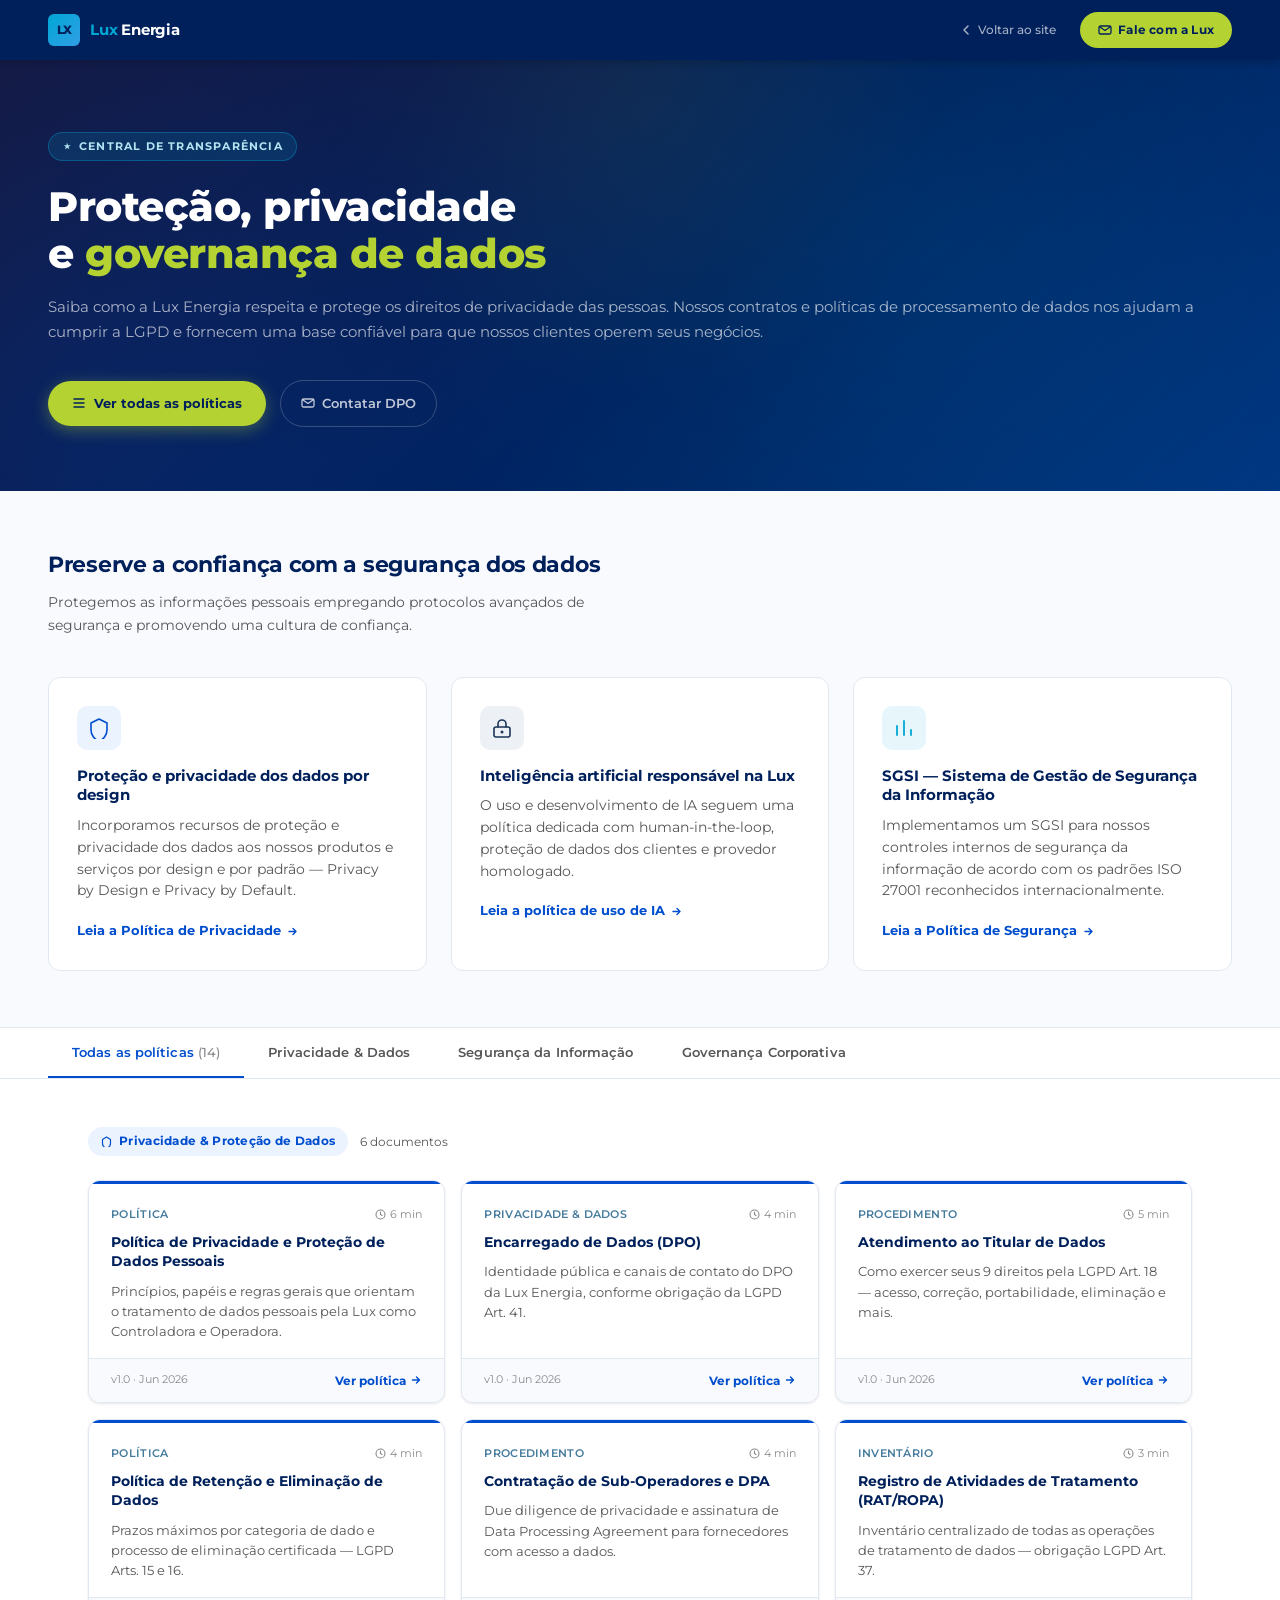
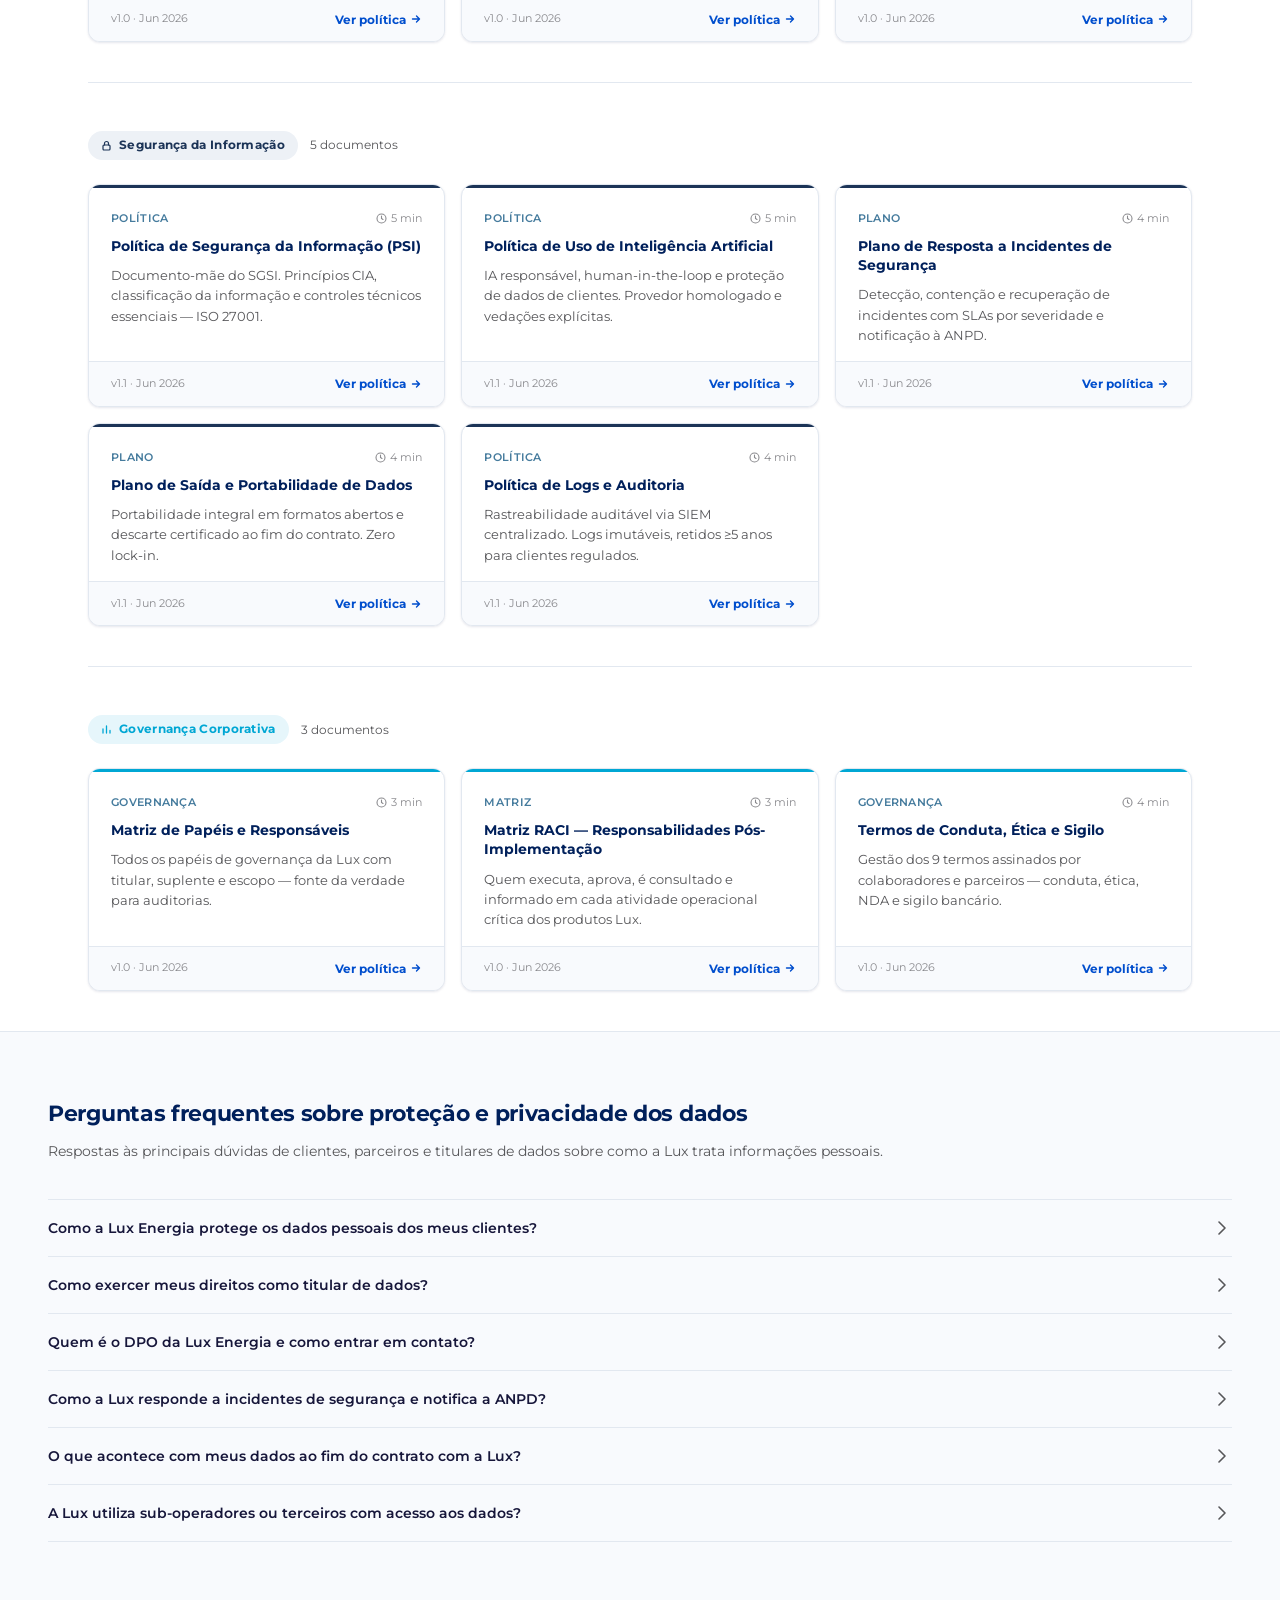
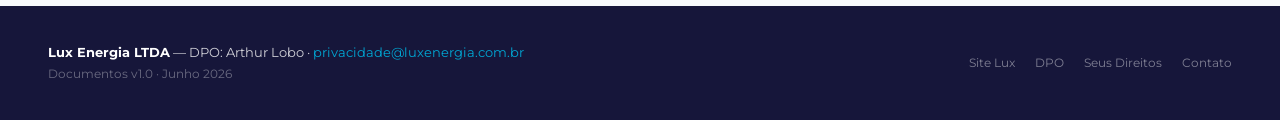
<file: index.html>
<!DOCTYPE html>
<html lang="pt-BR">
<head>
  <meta charset="UTF-8">
  <meta name="viewport" content="width=device-width, initial-scale=1.0">
  <title>Políticas & Governança — Lux Energia</title>
  <meta name="description" content="Central de políticas, segurança e privacidade da Lux Energia. Transparência total com nossos clientes e titulares de dados.">
  <link rel="stylesheet" href="_shared.css">
</head>
<body>

<!-- NAV -->
<nav class="site-nav">
  <a href="https://www.luxenergia.com.br" class="nav-logo">
    <div class="nav-logo-mark">LX</div>
    <span class="nav-logo-text"><span>Lux</span> Energia</span>
  </a>
  <div class="nav-right">
    <a href="https://www.luxenergia.com.br" class="nav-back">
      <svg width="14" height="14" viewBox="0 0 14 14" fill="none"><path d="M9 11L5 7l4-4" stroke="currentColor" stroke-width="1.5" stroke-linecap="round" stroke-linejoin="round"/></svg>
      Voltar ao site
    </a>
    <a href="mailto:privacidade@luxenergia.com.br" class="nav-cta">
      <svg width="14" height="14" viewBox="0 0 14 14" fill="none"><path d="M2 4l5 3.5L12 4" stroke="currentColor" stroke-width="1.3" stroke-linecap="round"/><rect x="1" y="3" width="12" height="8" rx="1.5" stroke="currentColor" stroke-width="1.3"/></svg>
      Fale com a Lux
    </a>
  </div>
</nav>

<!-- HERO — SAP split layout -->
<section class="hero">
  <div class="hero-inner">
    <div class="hero-left">
      <div class="hero-badge">
        <svg width="10" height="10" viewBox="0 0 10 10" fill="currentColor"><path d="M5 0.5L5.93 3.15H8.74L6.5 4.77L7.44 7.42L5.2 5.8L2.96 7.42L3.9 4.77L1.66 3.15H4.47L5 0.5Z"/></svg>
        Central de Transparência
      </div>
      <h1>Proteção, privacidade<br>e <em>governança de dados</em></h1>
      <p class="hero-sub">Saiba como a Lux Energia respeita e protege os direitos de privacidade das pessoas. Nossos contratos e políticas de processamento de dados nos ajudam a cumprir a LGPD e fornecem uma base confiável para que nossos clientes operem seus negócios.</p>
      <div class="hero-actions">
        <a href="#politicas" class="hero-btn-primary">
          <svg width="14" height="14" viewBox="0 0 14 14" fill="none"><path d="M2 11h10M2 7h10M2 3h10" stroke="currentColor" stroke-width="1.4" stroke-linecap="round"/></svg>
          Ver todas as políticas
        </a>
        <a href="mailto:privacidade@luxenergia.com.br" class="hero-btn-ghost">
          <svg width="14" height="14" viewBox="0 0 14 14" fill="none"><path d="M2 4l5 3.5L12 4" stroke="currentColor" stroke-width="1.3" stroke-linecap="round"/><rect x="1" y="3" width="12" height="8" rx="1.5" stroke="currentColor" stroke-width="1.3"/></svg>
          Contatar DPO
        </a>
      </div>
    </div>
  </div>
</section>

<!-- FEATURE STRIP — 3 cols SAP style -->
<section class="feature-strip">
  <div class="feature-strip-inner">
    <h2 class="feature-strip-title">Preserve a confiança com a segurança dos dados</h2>
    <p class="feature-strip-sub">Protegemos as informações pessoais empregando protocolos avançados de segurança e promovendo uma cultura de confiança.</p>
    <div class="feature-grid">

      <div class="feature-card">
        <div class="feature-icon privacy">
          <svg width="22" height="22" viewBox="0 0 22 22" fill="none"><path d="M11 2L3 6v7c0 5 3.5 9.5 8 11 4.5-1.5 8-6 8-11V6L11 2z" stroke="currentColor" stroke-width="1.6" stroke-linejoin="round"/></svg>
        </div>
        <h3>Proteção e privacidade dos dados por design</h3>
        <p>Incorporamos recursos de proteção e privacidade dos dados aos nossos produtos e serviços por design e por padrão — Privacy by Design e Privacy by Default.</p>
        <a href="pol-priv-001.html" class="feature-link">
          Leia a Política de Privacidade
          <svg width="13" height="13" viewBox="0 0 13 13" fill="none"><path d="M3 6.5h7M7 3.5l3 3-3 3" stroke="currentColor" stroke-width="1.4" stroke-linecap="round" stroke-linejoin="round"/></svg>
        </a>
      </div>

      <div class="feature-card">
        <div class="feature-icon security">
          <svg width="22" height="22" viewBox="0 0 22 22" fill="none"><rect x="3" y="10" width="16" height="10" rx="2" stroke="currentColor" stroke-width="1.6"/><path d="M7 10V7a4 4 0 0 1 8 0v3" stroke="currentColor" stroke-width="1.6" stroke-linecap="round"/><circle cx="11" cy="15" r="1.5" fill="currentColor"/></svg>
        </div>
        <h3>Inteligência artificial responsável na Lux</h3>
        <p>O uso e desenvolvimento de IA seguem uma política dedicada com human-in-the-loop, proteção de dados dos clientes e provedor homologado.</p>
        <a href="pol-ia-001.html" class="feature-link">
          Leia a política de uso de IA
          <svg width="13" height="13" viewBox="0 0 13 13" fill="none"><path d="M3 6.5h7M7 3.5l3 3-3 3" stroke="currentColor" stroke-width="1.4" stroke-linecap="round" stroke-linejoin="round"/></svg>
        </a>
      </div>

      <div class="feature-card">
        <div class="feature-icon gov">
          <svg width="22" height="22" viewBox="0 0 22 22" fill="none"><path d="M4 18V9M11 18V4M18 18V13" stroke="currentColor" stroke-width="1.8" stroke-linecap="round"/></svg>
        </div>
        <h3>SGSI — Sistema de Gestão de Segurança da Informação</h3>
        <p>Implementamos um SGSI para nossos controles internos de segurança da informação de acordo com os padrões ISO 27001 reconhecidos internacionalmente.</p>
        <a href="pol-si-001.html" class="feature-link">
          Leia a Política de Segurança
          <svg width="13" height="13" viewBox="0 0 13 13" fill="none"><path d="M3 6.5h7M7 3.5l3 3-3 3" stroke="currentColor" stroke-width="1.4" stroke-linecap="round" stroke-linejoin="round"/></svg>
        </a>
      </div>

    </div>
  </div>
</section>


<!-- POLÍTICAS -->
<div id="politicas">

  <!-- FILTER TABS -->
  <div class="filter-bar">
    <div class="filter-tabs">
      <button class="filter-tab active" data-filter="all">Todas as políticas <span style="color:var(--text-light);font-weight:500">(14)</span></button>
      <button class="filter-tab" data-filter="privacy">Privacidade &amp; Dados</button>
      <button class="filter-tab" data-filter="security">Segurança da Informação</button>
      <button class="filter-tab" data-filter="gov">Governança Corporativa</button>
    </div>
  </div>

  <div class="container">

    <!-- PRIVACIDADE -->
    <section class="cat-group" data-category="privacy">
      <div class="cat-label">
        <div class="cat-pill privacy">
          <svg width="11" height="11" viewBox="0 0 11 11" fill="none"><path d="M5.5 1L1.5 3.5v4C1.5 9.8 3.3 11.5 5.5 12 7.7 11.5 9.5 9.8 9.5 7.5v-4L5.5 1z" stroke="currentColor" stroke-width="1.2" stroke-linejoin="round"/></svg>
          Privacidade &amp; Proteção de Dados
        </div>
        <span class="cat-count">6 documentos</span>
      </div>
      <div class="cards-grid">

        <a href="pol-priv-001.html" class="policy-card">
          <div class="card-accent privacy"></div>
          <div class="card-body">
            <div class="card-meta">
              <span class="card-code">Política</span>
              <span class="card-read-time"><svg width="11" height="11" viewBox="0 0 11 11" fill="none"><circle cx="5.5" cy="5.5" r="4.5" stroke="currentColor" stroke-width="1.1"/><path d="M5.5 3v2.5l1.5 1" stroke="currentColor" stroke-width="1.1" stroke-linecap="round"/></svg> 6 min</span>
            </div>
            <div class="card-title">Política de Privacidade e Proteção de Dados Pessoais</div>
            <div class="card-desc">Princípios, papéis e regras gerais que orientam o tratamento de dados pessoais pela Lux como Controladora e Operadora.</div>
          </div>
          <div class="card-footer">
            <span class="card-version">v1.0 · Jun 2026</span>
            <span class="card-cta">Ver política <svg width="12" height="12" viewBox="0 0 12 12" fill="none"><path d="M2.5 6h7M6.5 3l3 3-3 3" stroke="currentColor" stroke-width="1.4" stroke-linecap="round" stroke-linejoin="round"/></svg></span>
          </div>
        </a>

        <a href="evi-dpo-001.html" class="policy-card">
          <div class="card-accent privacy"></div>
          <div class="card-body">
            <div class="card-meta">
              <span class="card-code">Privacidade & Dados</span>
              <span class="card-read-time"><svg width="11" height="11" viewBox="0 0 11 11" fill="none"><circle cx="5.5" cy="5.5" r="4.5" stroke="currentColor" stroke-width="1.1"/><path d="M5.5 3v2.5l1.5 1" stroke="currentColor" stroke-width="1.1" stroke-linecap="round"/></svg> 4 min</span>
            </div>
            <div class="card-title">Encarregado de Dados (DPO)</div>
            <div class="card-desc">Identidade pública e canais de contato do DPO da Lux Energia, conforme obrigação da LGPD Art. 41.</div>
          </div>
          <div class="card-footer">
            <span class="card-version">v1.0 · Jun 2026</span>
            <span class="card-cta">Ver política <svg width="12" height="12" viewBox="0 0 12 12" fill="none"><path d="M2.5 6h7M6.5 3l3 3-3 3" stroke="currentColor" stroke-width="1.4" stroke-linecap="round" stroke-linejoin="round"/></svg></span>
          </div>
        </a>

        <a href="sop-tit-001.html" class="policy-card">
          <div class="card-accent privacy"></div>
          <div class="card-body">
            <div class="card-meta">
              <span class="card-code">Procedimento</span>
              <span class="card-read-time"><svg width="11" height="11" viewBox="0 0 11 11" fill="none"><circle cx="5.5" cy="5.5" r="4.5" stroke="currentColor" stroke-width="1.1"/><path d="M5.5 3v2.5l1.5 1" stroke="currentColor" stroke-width="1.1" stroke-linecap="round"/></svg> 5 min</span>
            </div>
            <div class="card-title">Atendimento ao Titular de Dados</div>
            <div class="card-desc">Como exercer seus 9 direitos pela LGPD Art. 18 — acesso, correção, portabilidade, eliminação e mais.</div>
          </div>
          <div class="card-footer">
            <span class="card-version">v1.0 · Jun 2026</span>
            <span class="card-cta">Ver política <svg width="12" height="12" viewBox="0 0 12 12" fill="none"><path d="M2.5 6h7M6.5 3l3 3-3 3" stroke="currentColor" stroke-width="1.4" stroke-linecap="round" stroke-linejoin="round"/></svg></span>
          </div>
        </a>

        <a href="pol-ret-001.html" class="policy-card">
          <div class="card-accent privacy"></div>
          <div class="card-body">
            <div class="card-meta">
              <span class="card-code">Política</span>
              <span class="card-read-time"><svg width="11" height="11" viewBox="0 0 11 11" fill="none"><circle cx="5.5" cy="5.5" r="4.5" stroke="currentColor" stroke-width="1.1"/><path d="M5.5 3v2.5l1.5 1" stroke="currentColor" stroke-width="1.1" stroke-linecap="round"/></svg> 4 min</span>
            </div>
            <div class="card-title">Política de Retenção e Eliminação de Dados</div>
            <div class="card-desc">Prazos máximos por categoria de dado e processo de eliminação certificada — LGPD Arts. 15 e 16.</div>
          </div>
          <div class="card-footer">
            <span class="card-version">v1.0 · Jun 2026</span>
            <span class="card-cta">Ver política <svg width="12" height="12" viewBox="0 0 12 12" fill="none"><path d="M2.5 6h7M6.5 3l3 3-3 3" stroke="currentColor" stroke-width="1.4" stroke-linecap="round" stroke-linejoin="round"/></svg></span>
          </div>
        </a>

        <a href="sop-dpa-001.html" class="policy-card">
          <div class="card-accent privacy"></div>
          <div class="card-body">
            <div class="card-meta">
              <span class="card-code">Procedimento</span>
              <span class="card-read-time"><svg width="11" height="11" viewBox="0 0 11 11" fill="none"><circle cx="5.5" cy="5.5" r="4.5" stroke="currentColor" stroke-width="1.1"/><path d="M5.5 3v2.5l1.5 1" stroke="currentColor" stroke-width="1.1" stroke-linecap="round"/></svg> 4 min</span>
            </div>
            <div class="card-title">Contratação de Sub-Operadores e DPA</div>
            <div class="card-desc">Due diligence de privacidade e assinatura de Data Processing Agreement para fornecedores com acesso a dados.</div>
          </div>
          <div class="card-footer">
            <span class="card-version">v1.0 · Jun 2026</span>
            <span class="card-cta">Ver política <svg width="12" height="12" viewBox="0 0 12 12" fill="none"><path d="M2.5 6h7M6.5 3l3 3-3 3" stroke="currentColor" stroke-width="1.4" stroke-linecap="round" stroke-linejoin="round"/></svg></span>
          </div>
        </a>

        <a href="inv-rat-001.html" class="policy-card">
          <div class="card-accent privacy"></div>
          <div class="card-body">
            <div class="card-meta">
              <span class="card-code">Inventário</span>
              <span class="card-read-time"><svg width="11" height="11" viewBox="0 0 11 11" fill="none"><circle cx="5.5" cy="5.5" r="4.5" stroke="currentColor" stroke-width="1.1"/><path d="M5.5 3v2.5l1.5 1" stroke="currentColor" stroke-width="1.1" stroke-linecap="round"/></svg> 3 min</span>
            </div>
            <div class="card-title">Registro de Atividades de Tratamento (RAT/ROPA)</div>
            <div class="card-desc">Inventário centralizado de todas as operações de tratamento de dados — obrigação LGPD Art. 37.</div>
          </div>
          <div class="card-footer">
            <span class="card-version">v1.0 · Jun 2026</span>
            <span class="card-cta">Ver política <svg width="12" height="12" viewBox="0 0 12 12" fill="none"><path d="M2.5 6h7M6.5 3l3 3-3 3" stroke="currentColor" stroke-width="1.4" stroke-linecap="round" stroke-linejoin="round"/></svg></span>
          </div>
        </a>

      </div>
    </section>

    <!-- SEGURANÇA -->
    <section class="cat-group" data-category="security">
      <div class="cat-label">
        <div class="cat-pill security">
          <svg width="11" height="11" viewBox="0 0 11 11" fill="none"><rect x="2" y="5" width="7" height="5" rx="1" stroke="currentColor" stroke-width="1.2"/><path d="M3.5 5V3.5a2 2 0 0 1 4 0V5" stroke="currentColor" stroke-width="1.2" stroke-linecap="round"/></svg>
          Segurança da Informação
        </div>
        <span class="cat-count">5 documentos</span>
      </div>
      <div class="cards-grid">

        <a href="pol-si-001.html" class="policy-card">
          <div class="card-accent security"></div>
          <div class="card-body">
            <div class="card-meta">
              <span class="card-code">Política</span>
              <span class="card-read-time"><svg width="11" height="11" viewBox="0 0 11 11" fill="none"><circle cx="5.5" cy="5.5" r="4.5" stroke="currentColor" stroke-width="1.1"/><path d="M5.5 3v2.5l1.5 1" stroke="currentColor" stroke-width="1.1" stroke-linecap="round"/></svg> 5 min</span>
            </div>
            <div class="card-title">Política de Segurança da Informação (PSI)</div>
            <div class="card-desc">Documento-mãe do SGSI. Princípios CIA, classificação da informação e controles técnicos essenciais — ISO 27001.</div>
          </div>
          <div class="card-footer">
            <span class="card-version">v1.1 · Jun 2026</span>
            <span class="card-cta">Ver política <svg width="12" height="12" viewBox="0 0 12 12" fill="none"><path d="M2.5 6h7M6.5 3l3 3-3 3" stroke="currentColor" stroke-width="1.4" stroke-linecap="round" stroke-linejoin="round"/></svg></span>
          </div>
        </a>

        <a href="pol-ia-001.html" class="policy-card">
          <div class="card-accent security"></div>
          <div class="card-body">
            <div class="card-meta">
              <span class="card-code">Política</span>
              <span class="card-read-time"><svg width="11" height="11" viewBox="0 0 11 11" fill="none"><circle cx="5.5" cy="5.5" r="4.5" stroke="currentColor" stroke-width="1.1"/><path d="M5.5 3v2.5l1.5 1" stroke="currentColor" stroke-width="1.1" stroke-linecap="round"/></svg> 5 min</span>
            </div>
            <div class="card-title">Política de Uso de Inteligência Artificial</div>
            <div class="card-desc">IA responsável, human-in-the-loop e proteção de dados de clientes. Provedor homologado e vedações explícitas.</div>
          </div>
          <div class="card-footer">
            <span class="card-version">v1.1 · Jun 2026</span>
            <span class="card-cta">Ver política <svg width="12" height="12" viewBox="0 0 12 12" fill="none"><path d="M2.5 6h7M6.5 3l3 3-3 3" stroke="currentColor" stroke-width="1.4" stroke-linecap="round" stroke-linejoin="round"/></svg></span>
          </div>
        </a>

        <a href="pla-irsi-001.html" class="policy-card">
          <div class="card-accent security"></div>
          <div class="card-body">
            <div class="card-meta">
              <span class="card-code">Plano</span>
              <span class="card-read-time"><svg width="11" height="11" viewBox="0 0 11 11" fill="none"><circle cx="5.5" cy="5.5" r="4.5" stroke="currentColor" stroke-width="1.1"/><path d="M5.5 3v2.5l1.5 1" stroke="currentColor" stroke-width="1.1" stroke-linecap="round"/></svg> 4 min</span>
            </div>
            <div class="card-title">Plano de Resposta a Incidentes de Segurança</div>
            <div class="card-desc">Detecção, contenção e recuperação de incidentes com SLAs por severidade e notificação à ANPD.</div>
          </div>
          <div class="card-footer">
            <span class="card-version">v1.1 · Jun 2026</span>
            <span class="card-cta">Ver política <svg width="12" height="12" viewBox="0 0 12 12" fill="none"><path d="M2.5 6h7M6.5 3l3 3-3 3" stroke="currentColor" stroke-width="1.4" stroke-linecap="round" stroke-linejoin="round"/></svg></span>
          </div>
        </a>

        <a href="pla-exit-001.html" class="policy-card">
          <div class="card-accent security"></div>
          <div class="card-body">
            <div class="card-meta">
              <span class="card-code">Plano</span>
              <span class="card-read-time"><svg width="11" height="11" viewBox="0 0 11 11" fill="none"><circle cx="5.5" cy="5.5" r="4.5" stroke="currentColor" stroke-width="1.1"/><path d="M5.5 3v2.5l1.5 1" stroke="currentColor" stroke-width="1.1" stroke-linecap="round"/></svg> 4 min</span>
            </div>
            <div class="card-title">Plano de Saída e Portabilidade de Dados</div>
            <div class="card-desc">Portabilidade integral em formatos abertos e descarte certificado ao fim do contrato. Zero lock-in.</div>
          </div>
          <div class="card-footer">
            <span class="card-version">v1.1 · Jun 2026</span>
            <span class="card-cta">Ver política <svg width="12" height="12" viewBox="0 0 12 12" fill="none"><path d="M2.5 6h7M6.5 3l3 3-3 3" stroke="currentColor" stroke-width="1.4" stroke-linecap="round" stroke-linejoin="round"/></svg></span>
          </div>
        </a>

        <a href="pol-log-001.html" class="policy-card">
          <div class="card-accent security"></div>
          <div class="card-body">
            <div class="card-meta">
              <span class="card-code">Política</span>
              <span class="card-read-time"><svg width="11" height="11" viewBox="0 0 11 11" fill="none"><circle cx="5.5" cy="5.5" r="4.5" stroke="currentColor" stroke-width="1.1"/><path d="M5.5 3v2.5l1.5 1" stroke="currentColor" stroke-width="1.1" stroke-linecap="round"/></svg> 4 min</span>
            </div>
            <div class="card-title">Política de Logs e Auditoria</div>
            <div class="card-desc">Rastreabilidade auditável via SIEM centralizado. Logs imutáveis, retidos ≥5 anos para clientes regulados.</div>
          </div>
          <div class="card-footer">
            <span class="card-version">v1.1 · Jun 2026</span>
            <span class="card-cta">Ver política <svg width="12" height="12" viewBox="0 0 12 12" fill="none"><path d="M2.5 6h7M6.5 3l3 3-3 3" stroke="currentColor" stroke-width="1.4" stroke-linecap="round" stroke-linejoin="round"/></svg></span>
          </div>
        </a>

      </div>
    </section>

    <!-- GOVERNANÇA -->
    <section class="cat-group" data-category="gov">
      <div class="cat-label">
        <div class="cat-pill gov">
          <svg width="11" height="11" viewBox="0 0 11 11" fill="none"><path d="M2 9V5M5.5 9V2M9 9V6.5" stroke="currentColor" stroke-width="1.3" stroke-linecap="round"/></svg>
          Governança Corporativa
        </div>
        <span class="cat-count">3 documentos</span>
      </div>
      <div class="cards-grid">

        <a href="gov-pap-001.html" class="policy-card">
          <div class="card-accent gov"></div>
          <div class="card-body">
            <div class="card-meta">
              <span class="card-code">Governança</span>
              <span class="card-read-time"><svg width="11" height="11" viewBox="0 0 11 11" fill="none"><circle cx="5.5" cy="5.5" r="4.5" stroke="currentColor" stroke-width="1.1"/><path d="M5.5 3v2.5l1.5 1" stroke="currentColor" stroke-width="1.1" stroke-linecap="round"/></svg> 3 min</span>
            </div>
            <div class="card-title">Matriz de Papéis e Responsáveis</div>
            <div class="card-desc">Todos os papéis de governança da Lux com titular, suplente e escopo — fonte da verdade para auditorias.</div>
          </div>
          <div class="card-footer">
            <span class="card-version">v1.0 · Jun 2026</span>
            <span class="card-cta">Ver política <svg width="12" height="12" viewBox="0 0 12 12" fill="none"><path d="M2.5 6h7M6.5 3l3 3-3 3" stroke="currentColor" stroke-width="1.4" stroke-linecap="round" stroke-linejoin="round"/></svg></span>
          </div>
        </a>

        <a href="mat-raci-001.html" class="policy-card">
          <div class="card-accent gov"></div>
          <div class="card-body">
            <div class="card-meta">
              <span class="card-code">Matriz</span>
              <span class="card-read-time"><svg width="11" height="11" viewBox="0 0 11 11" fill="none"><circle cx="5.5" cy="5.5" r="4.5" stroke="currentColor" stroke-width="1.1"/><path d="M5.5 3v2.5l1.5 1" stroke="currentColor" stroke-width="1.1" stroke-linecap="round"/></svg> 3 min</span>
            </div>
            <div class="card-title">Matriz RACI — Responsabilidades Pós-Implementação</div>
            <div class="card-desc">Quem executa, aprova, é consultado e informado em cada atividade operacional crítica dos produtos Lux.</div>
          </div>
          <div class="card-footer">
            <span class="card-version">v1.0 · Jun 2026</span>
            <span class="card-cta">Ver política <svg width="12" height="12" viewBox="0 0 12 12" fill="none"><path d="M2.5 6h7M6.5 3l3 3-3 3" stroke="currentColor" stroke-width="1.4" stroke-linecap="round" stroke-linejoin="round"/></svg></span>
          </div>
        </a>

        <a href="gov-nda-001.html" class="policy-card">
          <div class="card-accent gov"></div>
          <div class="card-body">
            <div class="card-meta">
              <span class="card-code">Governança</span>
              <span class="card-read-time"><svg width="11" height="11" viewBox="0 0 11 11" fill="none"><circle cx="5.5" cy="5.5" r="4.5" stroke="currentColor" stroke-width="1.1"/><path d="M5.5 3v2.5l1.5 1" stroke="currentColor" stroke-width="1.1" stroke-linecap="round"/></svg> 4 min</span>
            </div>
            <div class="card-title">Termos de Conduta, Ética e Sigilo</div>
            <div class="card-desc">Gestão dos 9 termos assinados por colaboradores e parceiros — conduta, ética, NDA e sigilo bancário.</div>
          </div>
          <div class="card-footer">
            <span class="card-version">v1.0 · Jun 2026</span>
            <span class="card-cta">Ver política <svg width="12" height="12" viewBox="0 0 12 12" fill="none"><path d="M2.5 6h7M6.5 3l3 3-3 3" stroke="currentColor" stroke-width="1.4" stroke-linecap="round" stroke-linejoin="round"/></svg></span>
          </div>
        </a>

      </div>
    </section>

  </div>
</div>

<!-- FAQ -->
<section class="faq-section">
  <div class="faq-inner">
    <h2>Perguntas frequentes sobre proteção e privacidade dos dados</h2>
    <p>Respostas às principais dúvidas de clientes, parceiros e titulares de dados sobre como a Lux trata informações pessoais.</p>
    <div class="faq-list">

      <div class="faq-item">
        <button class="faq-q" onclick="toggleFaq(this)">
          Como a Lux Energia protege os dados pessoais dos meus clientes?
          <span class="faq-chevron"><svg width="8" height="14" viewBox="0 0 8 14" fill="none"><path d="M1 1l6 6-6 6" stroke="currentColor" stroke-width="1.6" stroke-linecap="round" stroke-linejoin="round"/></svg></span>
        </button>
        <div class="faq-a">
          A Lux adota Privacy by Design e Privacy by Default em todos os produtos. Os dados são criptografados em trânsito (TLS 1.2+) e em repouso (AES-256). O acesso é controlado por MFA, princípio do menor privilégio e auditado por SIEM centralizado. Consulte a <a href="pol-priv-001.html">Política de Privacidade</a> e a <a href="pol-si-001.html">Política de Segurança</a> para detalhes completos.
        </div>
      </div>

      <div class="faq-item">
        <button class="faq-q" onclick="toggleFaq(this)">
          Como exercer meus direitos como titular de dados?
          <span class="faq-chevron"><svg width="8" height="14" viewBox="0 0 8 14" fill="none"><path d="M1 1l6 6-6 6" stroke="currentColor" stroke-width="1.6" stroke-linecap="round" stroke-linejoin="round"/></svg></span>
        </button>
        <div class="faq-a">
          Você tem 9 direitos pela LGPD Art. 18: acesso, correção, anonimização, portabilidade, eliminação, informação sobre compartilhamento, não consentimento, revisão de decisões automatizadas e revogação. Envie sua solicitação para <a href="mailto:privacidade@luxenergia.com.br">privacidade@luxenergia.com.br</a> — respondemos em até 15 dias corridos. Veja o procedimento completo em <a href="sop-tit-001.html">Atendimento ao Titular</a>.
        </div>
      </div>

      <div class="faq-item">
        <button class="faq-q" onclick="toggleFaq(this)">
          Quem é o DPO da Lux Energia e como entrar em contato?
          <span class="faq-chevron"><svg width="8" height="14" viewBox="0 0 8 14" fill="none"><path d="M1 1l6 6-6 6" stroke="currentColor" stroke-width="1.6" stroke-linecap="round" stroke-linejoin="round"/></svg></span>
        </button>
        <div class="faq-a">
          O Encarregado pelo Tratamento de Dados (DPO) da Lux Energia é <strong>Arthur Lobo</strong>, com suplente Victor Rodrigues. O canal oficial é <a href="mailto:privacidade@luxenergia.com.br">privacidade@luxenergia.com.br</a>. Veja as atribuições completas em <a href="evi-dpo-001.html">Encarregado de Dados (DPO)</a>.
        </div>
      </div>

      <div class="faq-item">
        <button class="faq-q" onclick="toggleFaq(this)">
          Como a Lux responde a incidentes de segurança e notifica a ANPD?
          <span class="faq-chevron"><svg width="8" height="14" viewBox="0 0 8 14" fill="none"><path d="M1 1l6 6-6 6" stroke="currentColor" stroke-width="1.6" stroke-linecap="round" stroke-linejoin="round"/></svg></span>
        </button>
        <div class="faq-a">
          A Lux mantém um Plano de Resposta a Incidentes baseado no NIST SP 800-61. Incidentes Críticos têm SLA de contenção de 4h, investigação em 24h e notificação à ANPD em 72h quando há risco relevante. Veja o plano completo em <a href="pla-irsi-001.html">Plano de Resposta a Incidentes</a>.
        </div>
      </div>

      <div class="faq-item">
        <button class="faq-q" onclick="toggleFaq(this)">
          O que acontece com meus dados ao fim do contrato com a Lux?
          <span class="faq-chevron"><svg width="8" height="14" viewBox="0 0 8 14" fill="none"><path d="M1 1l6 6-6 6" stroke="currentColor" stroke-width="1.6" stroke-linecap="round" stroke-linejoin="round"/></svg></span>
        </button>
        <div class="faq-a">
          A Lux garante portabilidade integral dos dados em formatos abertos (CSV/JSON/XML), sem custo adicional. Após a entrega, os dados são eliminados com certificado de eliminação. Não há lock-in. Consulte o <a href="pla-exit-001.html">Plano de Saída e Portabilidade</a>.
        </div>
      </div>

      <div class="faq-item">
        <button class="faq-q" onclick="toggleFaq(this)">
          A Lux utiliza sub-operadores ou terceiros com acesso aos dados?
          <span class="faq-chevron"><svg width="8" height="14" viewBox="0 0 8 14" fill="none"><path d="M1 1l6 6-6 6" stroke="currentColor" stroke-width="1.6" stroke-linecap="round" stroke-linejoin="round"/></svg></span>
        </button>
        <div class="faq-a">
          Sim. Todo fornecedor com acesso a dados pessoais passa por due diligence de privacidade e assina um Data Processing Agreement (DPA) antes de qualquer acesso. O processo está documentado em <a href="sop-dpa-001.html">Contratação de Sub-Operadores e DPA</a>. A lista de sub-operadores é mantida no <a href="inv-rat-001.html">Registro de Atividades de Tratamento</a>.
        </div>
      </div>

    </div>
  </div>
</section>

<!-- FOOTER -->
<footer class="site-footer">
  <div class="footer-inner">
    <div class="footer-brand">
      <strong>Lux Energia LTDA</strong> — DPO: Arthur Lobo · <a href="mailto:privacidade@luxenergia.com.br">privacidade@luxenergia.com.br</a><br>
      <span style="opacity:.45;font-size:.73rem">Documentos v1.0 · Junho 2026</span>
    </div>
    <div class="footer-links">
      <a href="https://www.luxenergia.com.br">Site Lux</a>
      <a href="evi-dpo-001.html">DPO</a>
      <a href="sop-tit-001.html">Seus Direitos</a>
      <a href="mailto:privacidade@luxenergia.com.br">Contato</a>
    </div>
  </div>
</footer>

<script>
  // Filter tabs
  const tabs = document.querySelectorAll('.filter-tab');
  const groups = document.querySelectorAll('.cat-group');
  tabs.forEach(tab => {
    tab.addEventListener('click', () => {
      tabs.forEach(t => t.classList.remove('active'));
      tab.classList.add('active');
      const f = tab.dataset.filter;
      groups.forEach(g => {
        g.style.display = (f === 'all' || g.dataset.category === f) ? '' : 'none';
      });
    });
  });

  // FAQ accordion
  function toggleFaq(btn) {
    const answer = btn.nextElementSibling;
    const isOpen = btn.classList.contains('open');
    document.querySelectorAll('.faq-q').forEach(b => {
      b.classList.remove('open');
      b.nextElementSibling.classList.remove('open');
    });
    if (!isOpen) {
      btn.classList.add('open');
      answer.classList.add('open');
    }
  }
</script>
</body>
</html>
</file>
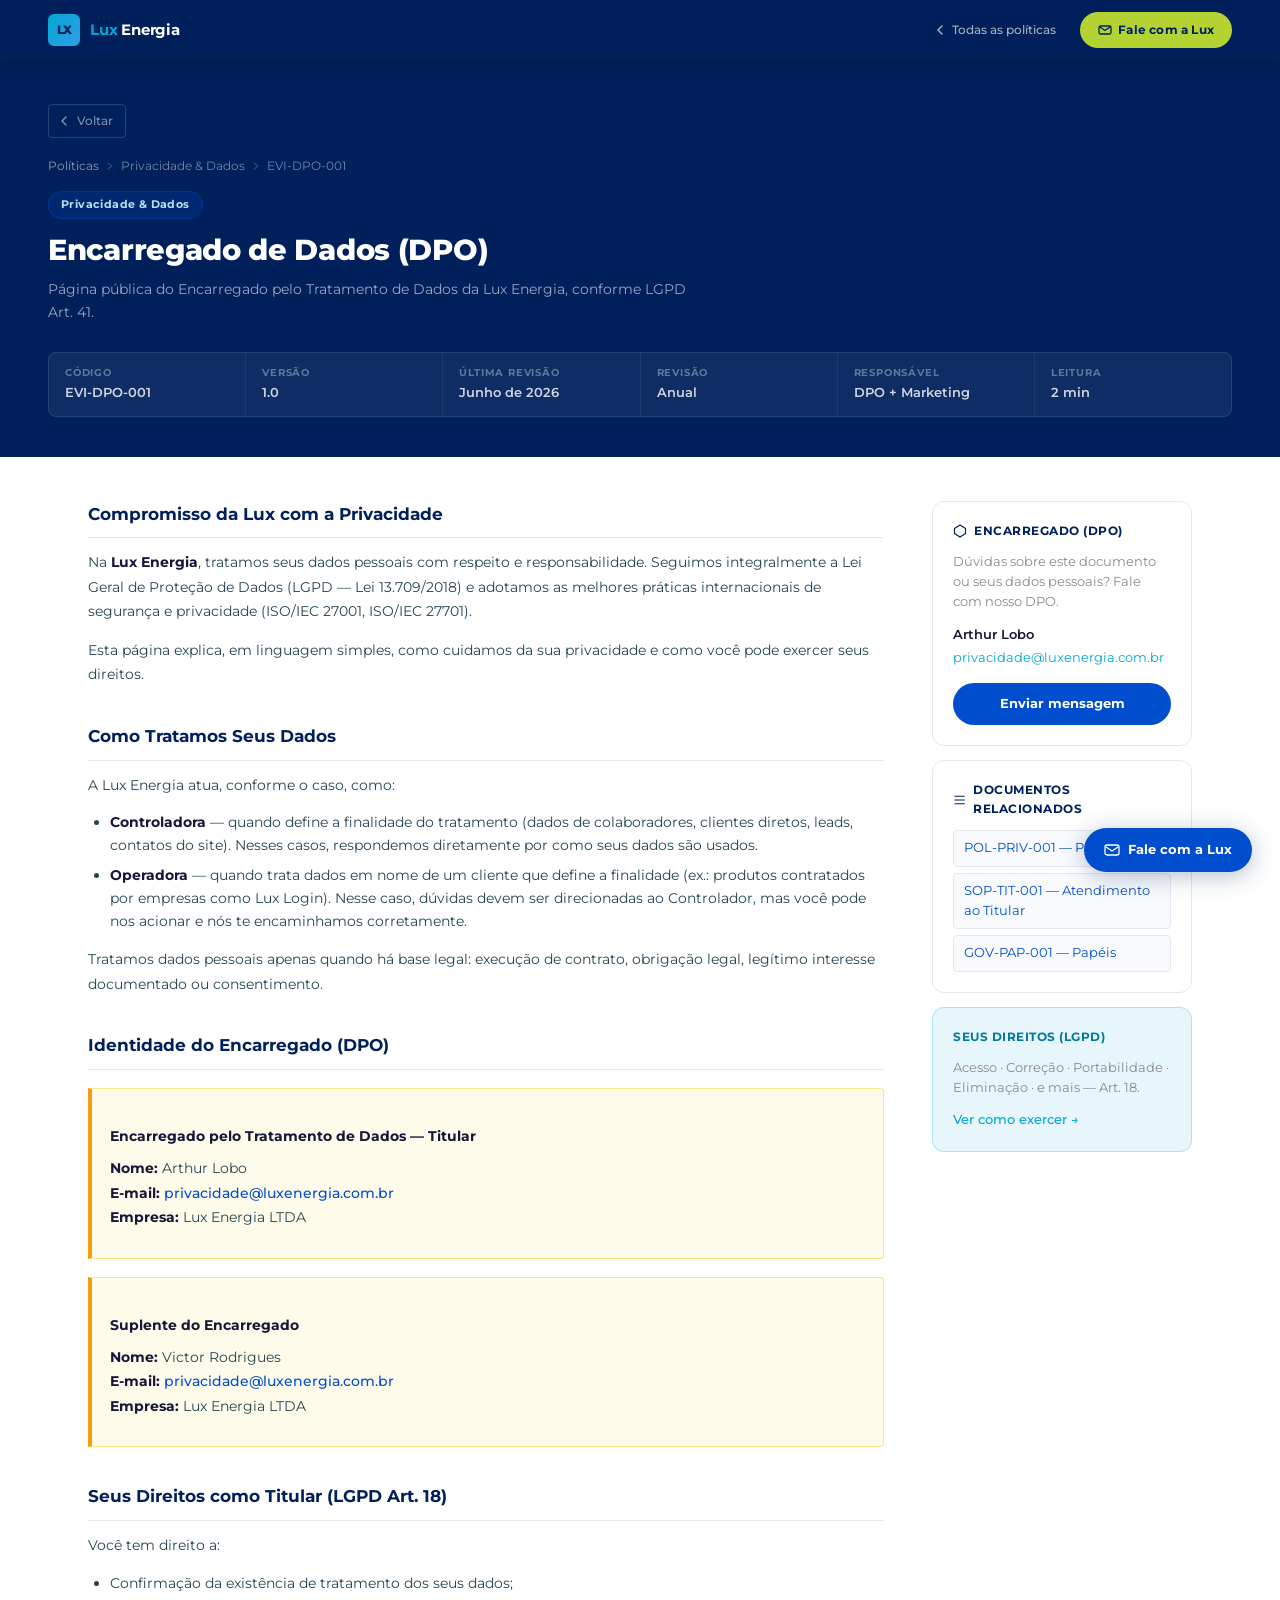
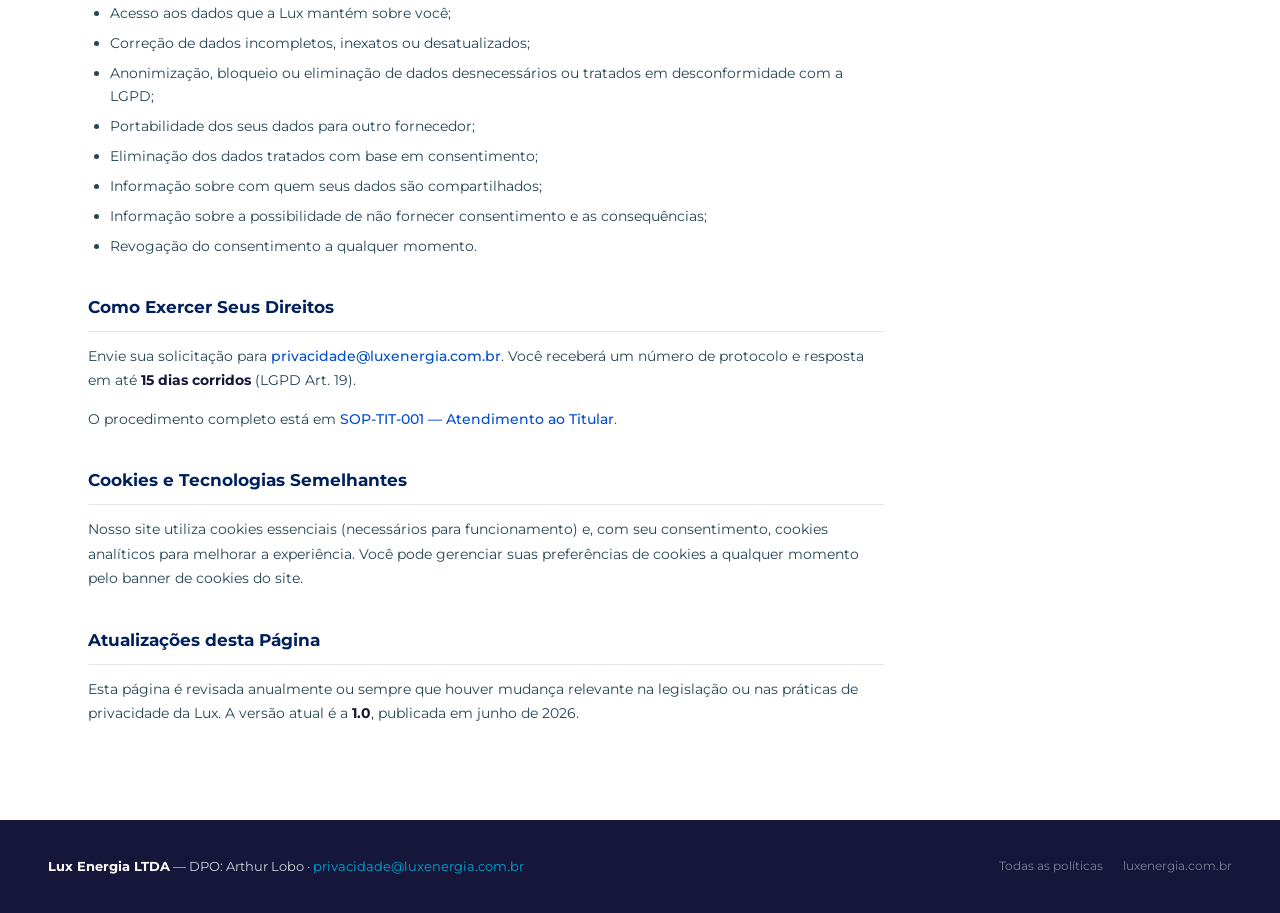
<file: evi-dpo-001.html>
<!DOCTYPE html>
<html lang="pt-BR">
<head>
  <meta charset="UTF-8">
  <meta name="viewport" content="width=device-width, initial-scale=1.0">
  <title>EVI-DPO-001 — Encarregado de Dados (DPO) — Lux Energia</title>
  <link rel="stylesheet" href="_shared.css">
</head>
<body>

<div id="read-progress"></div>

<nav class="site-nav">
  <a href="https://www.luxenergia.com.br" class="nav-logo">
    <div class="nav-logo-mark">LX</div>
    <span class="nav-logo-text"><span>Lux</span> Energia</span>
  </a>
  <div class="nav-right">
    <a href="index.html" class="nav-back">
      <svg width="14" height="14" viewBox="0 0 14 14" fill="none"><path d="M9 11L5 7l4-4" stroke="currentColor" stroke-width="1.5" stroke-linecap="round" stroke-linejoin="round"/></svg>
      Todas as políticas
    </a>
    <a href="mailto:privacidade@luxenergia.com.br" class="nav-cta">
      <svg width="14" height="14" viewBox="0 0 14 14" fill="none"><path d="M2 4l5 3.5L12 4" stroke="currentColor" stroke-width="1.3" stroke-linecap="round"/><rect x="1" y="3" width="12" height="8" rx="1.5" stroke="currentColor" stroke-width="1.3"/></svg>
      Fale com a Lux
    </a>
  </div>
</nav>

<div class="doc-hero">
  <div class="doc-hero-inner">
    <a href="index.html" class="back-btn">
      <svg width="14" height="14" viewBox="0 0 14 14" fill="none"><path d="M9 11L5 7l4-4" stroke="currentColor" stroke-width="1.5" stroke-linecap="round" stroke-linejoin="round"/></svg>
      Voltar
    </a>
    <div class="doc-breadcrumb">
      <a href="index.html">Políticas</a>
      <svg width="10" height="10" viewBox="0 0 10 10" fill="none"><path d="M3 8l4-3-4-3" stroke="currentColor" stroke-width="1.2" stroke-linecap="round" stroke-linejoin="round"/></svg>
      <span>Privacidade &amp; Dados</span>
      <svg width="10" height="10" viewBox="0 0 10 10" fill="none"><path d="M3 8l4-3-4-3" stroke="currentColor" stroke-width="1.2" stroke-linecap="round" stroke-linejoin="round"/></svg>
      <span>EVI-DPO-001</span>
    </div>
    <div class="cat-pill privacy doc-cat-pill">Privacidade &amp; Dados</div>
    <h1>Encarregado de Dados (DPO)</h1>
    <p class="doc-subtitle">Página pública do Encarregado pelo Tratamento de Dados da Lux Energia, conforme LGPD Art. 41.</p>
    <div class="doc-meta-row">
      <div class="doc-meta-item">
        <span class="doc-meta-label">Código</span>
        <span class="doc-meta-val">EVI-DPO-001</span>
      </div>
      <div class="doc-meta-item">
        <span class="doc-meta-label">Versão</span>
        <span class="doc-meta-val">1.0</span>
      </div>
      <div class="doc-meta-item">
        <span class="doc-meta-label">Última revisão</span>
        <span class="doc-meta-val">Junho de 2026</span>
      </div>
      <div class="doc-meta-item">
        <span class="doc-meta-label">Revisão</span>
        <span class="doc-meta-val">Anual</span>
      </div>
      <div class="doc-meta-item">
        <span class="doc-meta-label">Responsável</span>
        <span class="doc-meta-val">DPO + Marketing</span>
      </div>
      <div class="doc-meta-item" id="read-time-meta">
        <span class="doc-meta-label">Leitura</span>
        <span class="doc-meta-val" id="read-time-val">—</span>
      </div>
    </div>
  </div>
</div>

<div class="doc-layout container">
  <main class="doc-main">

    <h2>Compromisso da Lux com a Privacidade</h2>
    <p>Na <strong>Lux Energia</strong>, tratamos seus dados pessoais com respeito e responsabilidade. Seguimos integralmente a Lei Geral de Proteção de Dados (LGPD — Lei 13.709/2018) e adotamos as melhores práticas internacionais de segurança e privacidade (ISO/IEC 27001, ISO/IEC 27701).</p>
    <p>Esta página explica, em linguagem simples, como cuidamos da sua privacidade e como você pode exercer seus direitos.</p>

    <h2>Como Tratamos Seus Dados</h2>
    <p>A Lux Energia atua, conforme o caso, como:</p>
    <ul>
      <li><strong>Controladora</strong> — quando define a finalidade do tratamento (dados de colaboradores, clientes diretos, leads, contatos do site). Nesses casos, respondemos diretamente por como seus dados são usados.</li>
      <li><strong>Operadora</strong> — quando trata dados em nome de um cliente que define a finalidade (ex.: produtos contratados por empresas como Lux Login). Nesse caso, dúvidas devem ser direcionadas ao Controlador, mas você pode nos acionar e nós te encaminhamos corretamente.</li>
    </ul>
    <p>Tratamos dados pessoais apenas quando há base legal: execução de contrato, obrigação legal, legítimo interesse documentado ou consentimento.</p>

    <h2>Identidade do Encarregado (DPO)</h2>
    <div class="box-warn">
      <h3>Encarregado pelo Tratamento de Dados — Titular</h3>
      <p><strong>Nome:</strong> Arthur Lobo<br>
      <strong>E-mail:</strong> <a href="mailto:privacidade@luxenergia.com.br">privacidade@luxenergia.com.br</a><br>
      <strong>Empresa:</strong> Lux Energia LTDA</p>
    </div>
    <div class="box-warn" style="margin-top:16px">
      <h3>Suplente do Encarregado</h3>
      <p><strong>Nome:</strong> Victor Rodrigues<br>
      <strong>E-mail:</strong> <a href="mailto:privacidade@luxenergia.com.br">privacidade@luxenergia.com.br</a><br>
      <strong>Empresa:</strong> Lux Energia LTDA</p>
    </div>

    <h2>Seus Direitos como Titular (LGPD Art. 18)</h2>
    <p>Você tem direito a:</p>
    <ul>
      <li>Confirmação da existência de tratamento dos seus dados;</li>
      <li>Acesso aos dados que a Lux mantém sobre você;</li>
      <li>Correção de dados incompletos, inexatos ou desatualizados;</li>
      <li>Anonimização, bloqueio ou eliminação de dados desnecessários ou tratados em desconformidade com a LGPD;</li>
      <li>Portabilidade dos seus dados para outro fornecedor;</li>
      <li>Eliminação dos dados tratados com base em consentimento;</li>
      <li>Informação sobre com quem seus dados são compartilhados;</li>
      <li>Informação sobre a possibilidade de não fornecer consentimento e as consequências;</li>
      <li>Revogação do consentimento a qualquer momento.</li>
    </ul>

    <h2>Como Exercer Seus Direitos</h2>
    <p>Envie sua solicitação para <a href="mailto:privacidade@luxenergia.com.br">privacidade@luxenergia.com.br</a>. Você receberá um número de protocolo e resposta em até <strong>15 dias corridos</strong> (LGPD Art. 19).</p>
    <p>O procedimento completo está em <a href="sop-tit-001.html">SOP-TIT-001 — Atendimento ao Titular</a>.</p>

    <h2>Cookies e Tecnologias Semelhantes</h2>
    <p>Nosso site utiliza cookies essenciais (necessários para funcionamento) e, com seu consentimento, cookies analíticos para melhorar a experiência. Você pode gerenciar suas preferências de cookies a qualquer momento pelo banner de cookies do site.</p>

    <h2>Atualizações desta Página</h2>
    <p>Esta página é revisada anualmente ou sempre que houver mudança relevante na legislação ou nas práticas de privacidade da Lux. A versão atual é a <strong>1.0</strong>, publicada em junho de 2026.</p>

  </main>
  <aside class="doc-sidebar">
    <div class="sidebar-card">
      <div class="sidebar-card-title">
        <svg width="14" height="14" viewBox="0 0 14 14" fill="none"><path d="M7 1L1.5 4.5v5L7 13l5.5-3.5v-5L7 1z" stroke="currentColor" stroke-width="1.2" stroke-linejoin="round"/></svg>
        Encarregado (DPO)
      </div>
      <p style="font-size:.83rem;color:var(--text-light);line-height:1.5;margin:0 0 12px">Dúvidas sobre este documento ou seus dados pessoais? Fale com nosso DPO.</p>
      <div style="font-size:.82rem;font-weight:600;color:var(--text)">Arthur Lobo</div>
      <a href="mailto:privacidade@luxenergia.com.br" style="font-size:.8rem;color:var(--teal);word-break:break-all">privacidade@luxenergia.com.br</a>
      <a href="mailto:privacidade@luxenergia.com.br" class="sidebar-contact-btn">Enviar mensagem</a>
    </div>
    <div class="sidebar-card">
      <div class="sidebar-card-title">
        <svg width="14" height="14" viewBox="0 0 14 14" fill="none"><path d="M2 11h10M2 7h10M2 3h10" stroke="currentColor" stroke-width="1.2" stroke-linecap="round"/></svg>
        Documentos relacionados
      </div>
      <ul class="sidebar-related">
        <li><a href="pol-priv-001.html">POL-PRIV-001 — Privacidade</a></li>
        <li><a href="sop-tit-001.html">SOP-TIT-001 — Atendimento ao Titular</a></li>
        <li><a href="gov-pap-001.html">GOV-PAP-001 — Papéis</a></li>
      </ul>
    </div>
    <div class="sidebar-card sidebar-lgpd">
      <div class="sidebar-card-title">Seus direitos (LGPD)</div>
      <p style="font-size:.8rem;color:var(--text-light);line-height:1.5;margin:0 0 10px">Acesso · Correção · Portabilidade · Eliminação · e mais — Art. 18.</p>
      <a href="sop-tit-001.html" style="font-size:.8rem;color:var(--teal);font-weight:500">Ver como exercer →</a>
    </div>
  </aside>
</div>

<a href="mailto:privacidade@luxenergia.com.br" class="float-contact">
  <svg width="16" height="16" viewBox="0 0 16 16" fill="none"><path d="M2 5l6 4 6-4" stroke="currentColor" stroke-width="1.3" stroke-linecap="round"/><rect x="1" y="3" width="14" height="10" rx="2" stroke="currentColor" stroke-width="1.3"/></svg>
  Fale com a Lux
</a>

<footer class="site-footer">
  <div class="footer-inner">
    <div class="footer-brand">
      <strong>Lux Energia LTDA</strong> — DPO: Arthur Lobo · <a href="mailto:privacidade@luxenergia.com.br">privacidade@luxenergia.com.br</a>
    </div>
    <div class="footer-links">
      <a href="index.html">Todas as políticas</a>
      <a href="https://www.luxenergia.com.br">luxenergia.com.br</a>
    </div>
  </div>
</footer>

<script>
  const bar = document.getElementById('read-progress');
  window.addEventListener('scroll', () => {
    const doc = document.documentElement;
    const scrolled = doc.scrollTop / (doc.scrollHeight - doc.clientHeight);
    bar.style.width = Math.min(100, scrolled * 100) + '%';
  });
  const main = document.querySelector('.doc-main');
  if (main) {
    const words = main.innerText.trim().split(/\s+/).length;
    const mins = Math.max(1, Math.round(words / 200));
    document.getElementById('read-time-val').textContent = mins + ' min';
  }
</script>
</body>
</html>
</file>
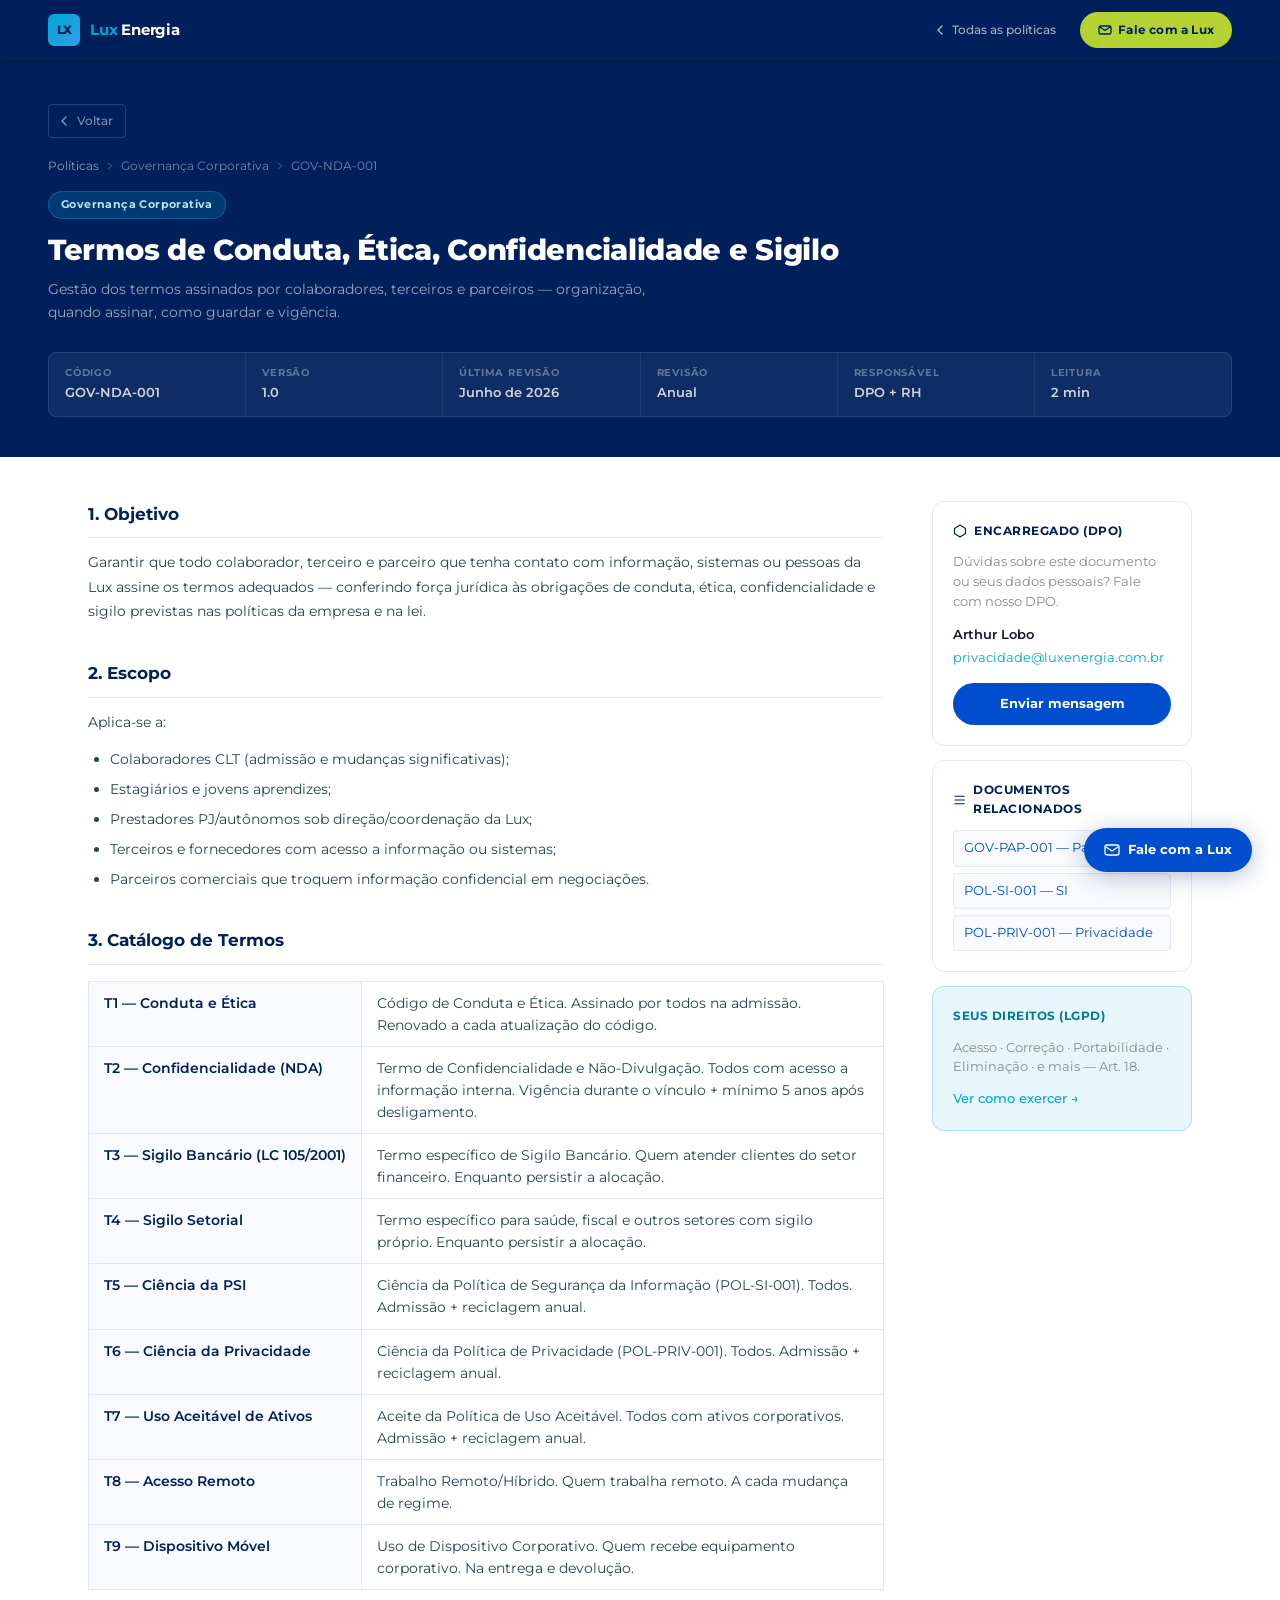
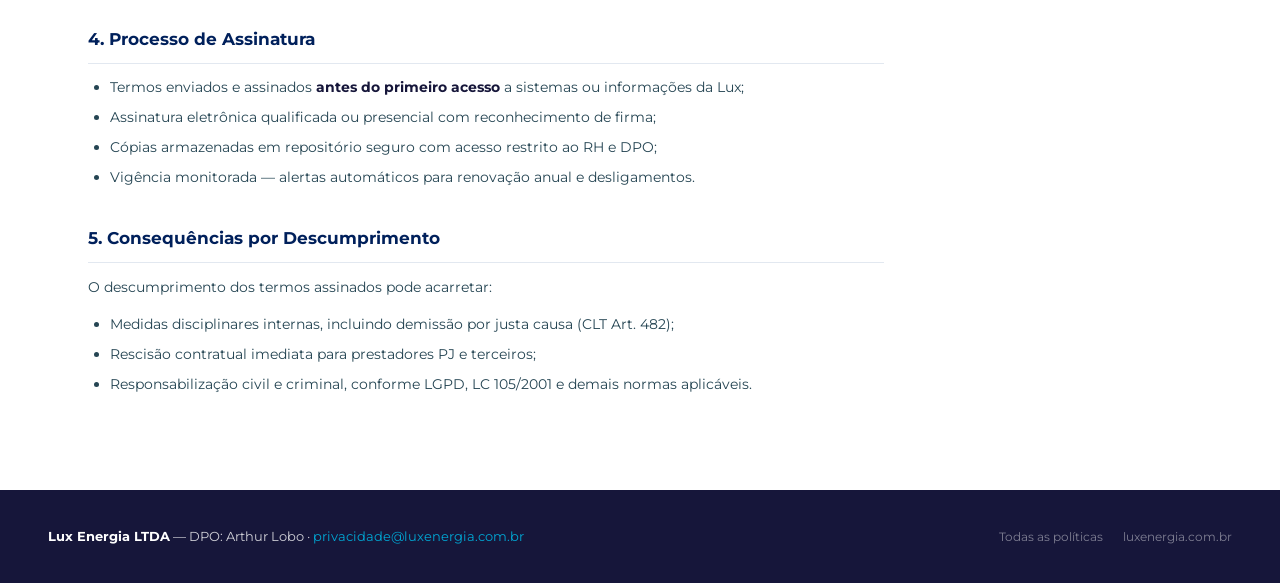
<file: gov-nda-001.html>
<!DOCTYPE html>
<html lang="pt-BR">
<head>
  <meta charset="UTF-8">
  <meta name="viewport" content="width=device-width, initial-scale=1.0">
  <title>GOV-NDA-001 — Termos de Conduta, Ética e Sigilo — Lux Energia</title>
  <link rel="stylesheet" href="_shared.css">
</head>
<body>

<div id="read-progress"></div>

<nav class="site-nav">
  <a href="https://www.luxenergia.com.br" class="nav-logo">
    <div class="nav-logo-mark">LX</div>
    <span class="nav-logo-text"><span>Lux</span> Energia</span>
  </a>
  <div class="nav-right">
    <a href="index.html" class="nav-back">
      <svg width="14" height="14" viewBox="0 0 14 14" fill="none"><path d="M9 11L5 7l4-4" stroke="currentColor" stroke-width="1.5" stroke-linecap="round" stroke-linejoin="round"/></svg>
      Todas as políticas
    </a>
    <a href="mailto:privacidade@luxenergia.com.br" class="nav-cta">
      <svg width="14" height="14" viewBox="0 0 14 14" fill="none"><path d="M2 4l5 3.5L12 4" stroke="currentColor" stroke-width="1.3" stroke-linecap="round"/><rect x="1" y="3" width="12" height="8" rx="1.5" stroke="currentColor" stroke-width="1.3"/></svg>
      Fale com a Lux
    </a>
  </div>
</nav>

<div class="doc-hero">
  <div class="doc-hero-inner">
    <a href="index.html" class="back-btn">
      <svg width="14" height="14" viewBox="0 0 14 14" fill="none"><path d="M9 11L5 7l4-4" stroke="currentColor" stroke-width="1.5" stroke-linecap="round" stroke-linejoin="round"/></svg>
      Voltar
    </a>
    <div class="doc-breadcrumb">
      <a href="index.html">Políticas</a>
      <svg width="10" height="10" viewBox="0 0 10 10" fill="none"><path d="M3 8l4-3-4-3" stroke="currentColor" stroke-width="1.2" stroke-linecap="round" stroke-linejoin="round"/></svg>
      <span>Governança Corporativa</span>
      <svg width="10" height="10" viewBox="0 0 10 10" fill="none"><path d="M3 8l4-3-4-3" stroke="currentColor" stroke-width="1.2" stroke-linecap="round" stroke-linejoin="round"/></svg>
      <span>GOV-NDA-001</span>
    </div>
    <div class="cat-pill gov doc-cat-pill">Governança Corporativa</div>
    <h1>Termos de Conduta, Ética, Confidencialidade e Sigilo</h1>
    <p class="doc-subtitle">Gestão dos termos assinados por colaboradores, terceiros e parceiros — organização, quando assinar, como guardar e vigência.</p>
    <div class="doc-meta-row">
      <div class="doc-meta-item">
        <span class="doc-meta-label">Código</span>
        <span class="doc-meta-val">GOV-NDA-001</span>
      </div>
      <div class="doc-meta-item">
        <span class="doc-meta-label">Versão</span>
        <span class="doc-meta-val">1.0</span>
      </div>
      <div class="doc-meta-item">
        <span class="doc-meta-label">Última revisão</span>
        <span class="doc-meta-val">Junho de 2026</span>
      </div>
      <div class="doc-meta-item">
        <span class="doc-meta-label">Revisão</span>
        <span class="doc-meta-val">Anual</span>
      </div>
      <div class="doc-meta-item">
        <span class="doc-meta-label">Responsável</span>
        <span class="doc-meta-val">DPO + RH</span>
      </div>
      <div class="doc-meta-item" id="read-time-meta">
        <span class="doc-meta-label">Leitura</span>
        <span class="doc-meta-val" id="read-time-val">—</span>
      </div>
    </div>
  </div>
</div>

<div class="doc-layout container">
  <main class="doc-main">

    <h2>1. Objetivo</h2>
    <p>Garantir que todo colaborador, terceiro e parceiro que tenha contato com informação, sistemas ou pessoas da Lux assine os termos adequados — conferindo força jurídica às obrigações de conduta, ética, confidencialidade e sigilo previstas nas políticas da empresa e na lei.</p>

    <h2>2. Escopo</h2>
    <p>Aplica-se a:</p>
    <ul>
      <li>Colaboradores CLT (admissão e mudanças significativas);</li>
      <li>Estagiários e jovens aprendizes;</li>
      <li>Prestadores PJ/autônomos sob direção/coordenação da Lux;</li>
      <li>Terceiros e fornecedores com acesso a informação ou sistemas;</li>
      <li>Parceiros comerciais que troquem informação confidencial em negociações.</li>
    </ul>

    <h2>3. Catálogo de Termos</h2>
    <table class="info-table">
      <tr><th>T1 — Conduta e Ética</th><td>Código de Conduta e Ética. Assinado por todos na admissão. Renovado a cada atualização do código.</td></tr>
      <tr><th>T2 — Confidencialidade (NDA)</th><td>Termo de Confidencialidade e Não-Divulgação. Todos com acesso a informação interna. Vigência durante o vínculo + mínimo 5 anos após desligamento.</td></tr>
      <tr><th>T3 — Sigilo Bancário (LC 105/2001)</th><td>Termo específico de Sigilo Bancário. Quem atender clientes do setor financeiro. Enquanto persistir a alocação.</td></tr>
      <tr><th>T4 — Sigilo Setorial</th><td>Termo específico para saúde, fiscal e outros setores com sigilo próprio. Enquanto persistir a alocação.</td></tr>
      <tr><th>T5 — Ciência da PSI</th><td>Ciência da Política de Segurança da Informação (POL-SI-001). Todos. Admissão + reciclagem anual.</td></tr>
      <tr><th>T6 — Ciência da Privacidade</th><td>Ciência da Política de Privacidade (POL-PRIV-001). Todos. Admissão + reciclagem anual.</td></tr>
      <tr><th>T7 — Uso Aceitável de Ativos</th><td>Aceite da Política de Uso Aceitável. Todos com ativos corporativos. Admissão + reciclagem anual.</td></tr>
      <tr><th>T8 — Acesso Remoto</th><td>Trabalho Remoto/Híbrido. Quem trabalha remoto. A cada mudança de regime.</td></tr>
      <tr><th>T9 — Dispositivo Móvel</th><td>Uso de Dispositivo Corporativo. Quem recebe equipamento corporativo. Na entrega e devolução.</td></tr>
    </table>

    <h2>4. Processo de Assinatura</h2>
    <ul>
      <li>Termos enviados e assinados <strong>antes do primeiro acesso</strong> a sistemas ou informações da Lux;</li>
      <li>Assinatura eletrônica qualificada ou presencial com reconhecimento de firma;</li>
      <li>Cópias armazenadas em repositório seguro com acesso restrito ao RH e DPO;</li>
      <li>Vigência monitorada — alertas automáticos para renovação anual e desligamentos.</li>
    </ul>

    <h2>5. Consequências por Descumprimento</h2>
    <p>O descumprimento dos termos assinados pode acarretar:</p>
    <ul>
      <li>Medidas disciplinares internas, incluindo demissão por justa causa (CLT Art. 482);</li>
      <li>Rescisão contratual imediata para prestadores PJ e terceiros;</li>
      <li>Responsabilização civil e criminal, conforme LGPD, LC 105/2001 e demais normas aplicáveis.</li>
    </ul>

  </main>
  <aside class="doc-sidebar">
    <div class="sidebar-card">
      <div class="sidebar-card-title">
        <svg width="14" height="14" viewBox="0 0 14 14" fill="none"><path d="M7 1L1.5 4.5v5L7 13l5.5-3.5v-5L7 1z" stroke="currentColor" stroke-width="1.2" stroke-linejoin="round"/></svg>
        Encarregado (DPO)
      </div>
      <p style="font-size:.83rem;color:var(--text-light);line-height:1.5;margin:0 0 12px">Dúvidas sobre este documento ou seus dados pessoais? Fale com nosso DPO.</p>
      <div style="font-size:.82rem;font-weight:600;color:var(--text)">Arthur Lobo</div>
      <a href="mailto:privacidade@luxenergia.com.br" style="font-size:.8rem;color:var(--teal);word-break:break-all">privacidade@luxenergia.com.br</a>
      <a href="mailto:privacidade@luxenergia.com.br" class="sidebar-contact-btn">Enviar mensagem</a>
    </div>
    <div class="sidebar-card">
      <div class="sidebar-card-title">
        <svg width="14" height="14" viewBox="0 0 14 14" fill="none"><path d="M2 11h10M2 7h10M2 3h10" stroke="currentColor" stroke-width="1.2" stroke-linecap="round"/></svg>
        Documentos relacionados
      </div>
      <ul class="sidebar-related">
        <li><a href="gov-pap-001.html">GOV-PAP-001 — Papéis</a></li>
        <li><a href="pol-si-001.html">POL-SI-001 — SI</a></li>
        <li><a href="pol-priv-001.html">POL-PRIV-001 — Privacidade</a></li>
      </ul>
    </div>
    <div class="sidebar-card sidebar-lgpd">
      <div class="sidebar-card-title">Seus direitos (LGPD)</div>
      <p style="font-size:.8rem;color:var(--text-light);line-height:1.5;margin:0 0 10px">Acesso · Correção · Portabilidade · Eliminação · e mais — Art. 18.</p>
      <a href="sop-tit-001.html" style="font-size:.8rem;color:var(--teal);font-weight:500">Ver como exercer →</a>
    </div>
  </aside>
</div>

<a href="mailto:privacidade@luxenergia.com.br" class="float-contact">
  <svg width="16" height="16" viewBox="0 0 16 16" fill="none"><path d="M2 5l6 4 6-4" stroke="currentColor" stroke-width="1.3" stroke-linecap="round"/><rect x="1" y="3" width="14" height="10" rx="2" stroke="currentColor" stroke-width="1.3"/></svg>
  Fale com a Lux
</a>

<footer class="site-footer">
  <div class="footer-inner">
    <div class="footer-brand">
      <strong>Lux Energia LTDA</strong> — DPO: Arthur Lobo · <a href="mailto:privacidade@luxenergia.com.br">privacidade@luxenergia.com.br</a>
    </div>
    <div class="footer-links">
      <a href="index.html">Todas as políticas</a>
      <a href="https://www.luxenergia.com.br">luxenergia.com.br</a>
    </div>
  </div>
</footer>

<script>
  const bar = document.getElementById('read-progress');
  window.addEventListener('scroll', () => {
    const doc = document.documentElement;
    const scrolled = doc.scrollTop / (doc.scrollHeight - doc.clientHeight);
    bar.style.width = Math.min(100, scrolled * 100) + '%';
  });
  const main = document.querySelector('.doc-main');
  if (main) {
    const words = main.innerText.trim().split(/\s+/).length;
    const mins = Math.max(1, Math.round(words / 200));
    document.getElementById('read-time-val').textContent = mins + ' min';
  }
</script>
</body>
</html>
</file>
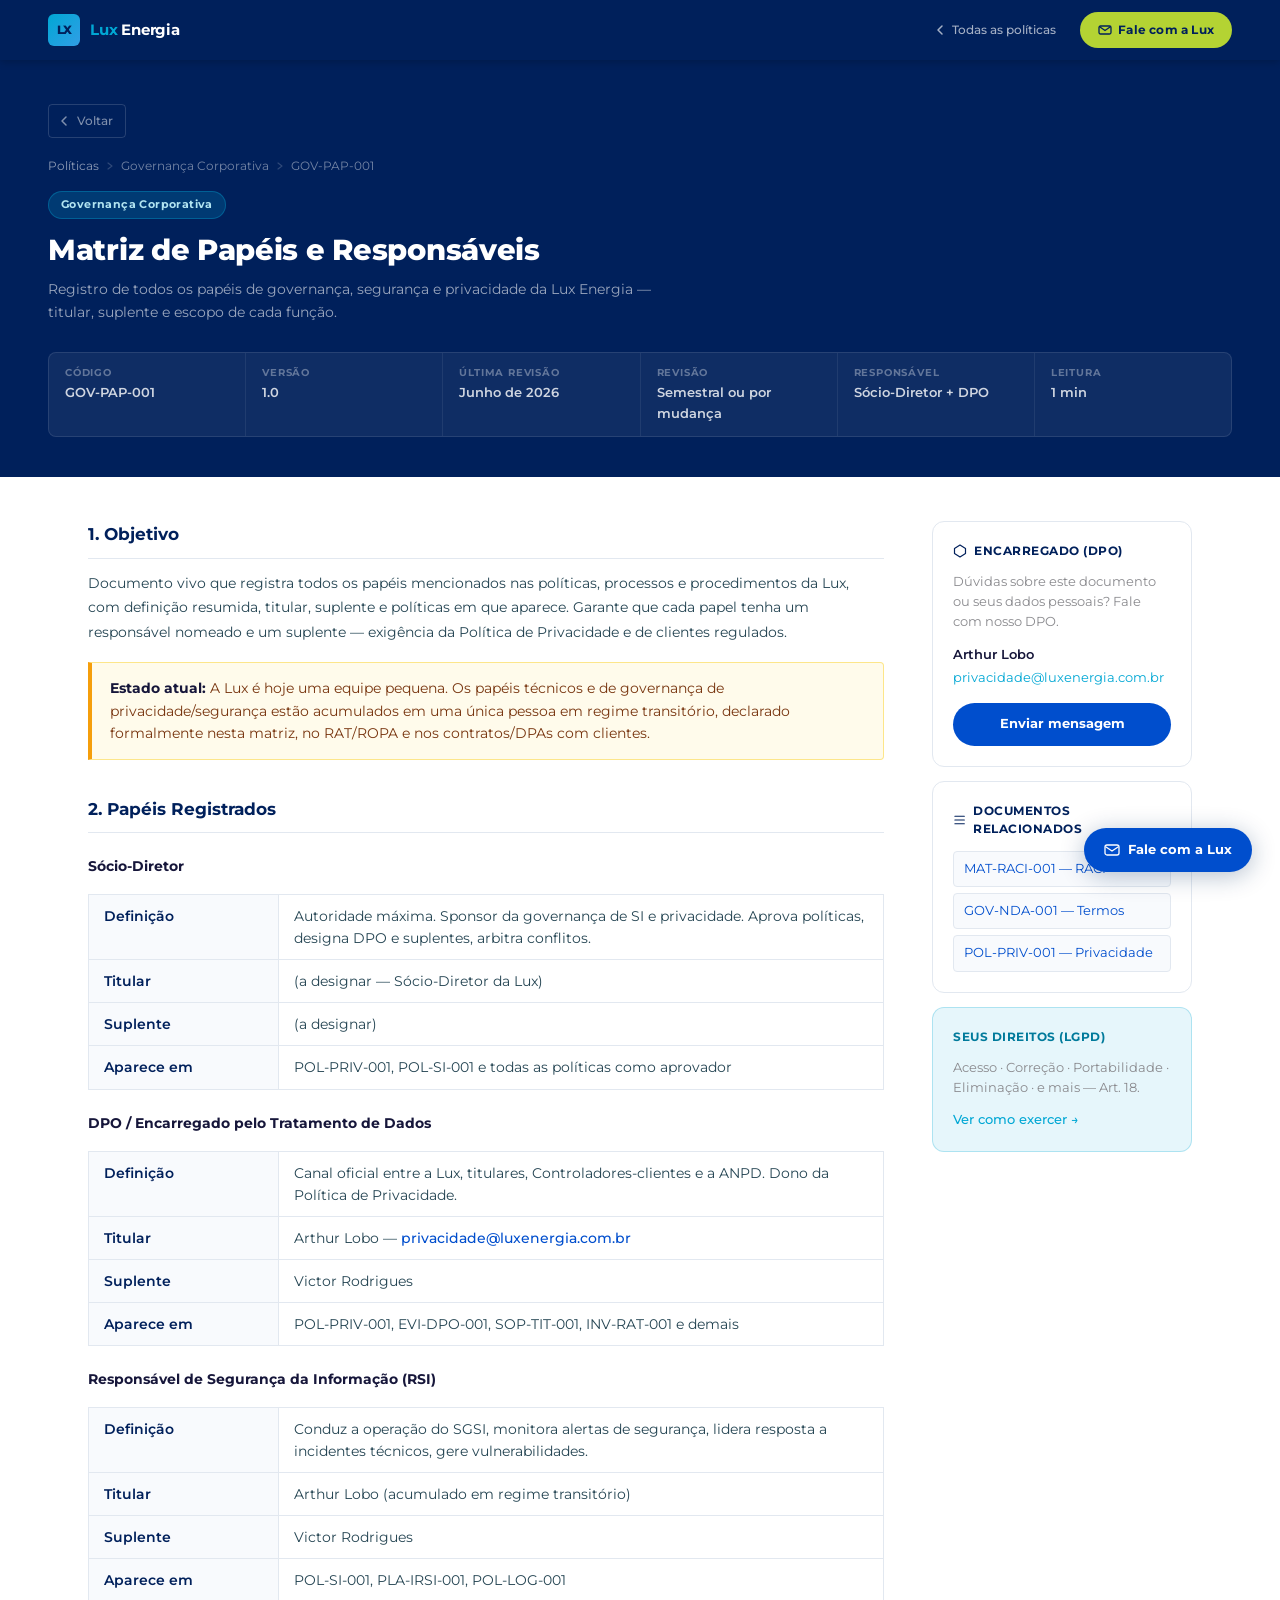
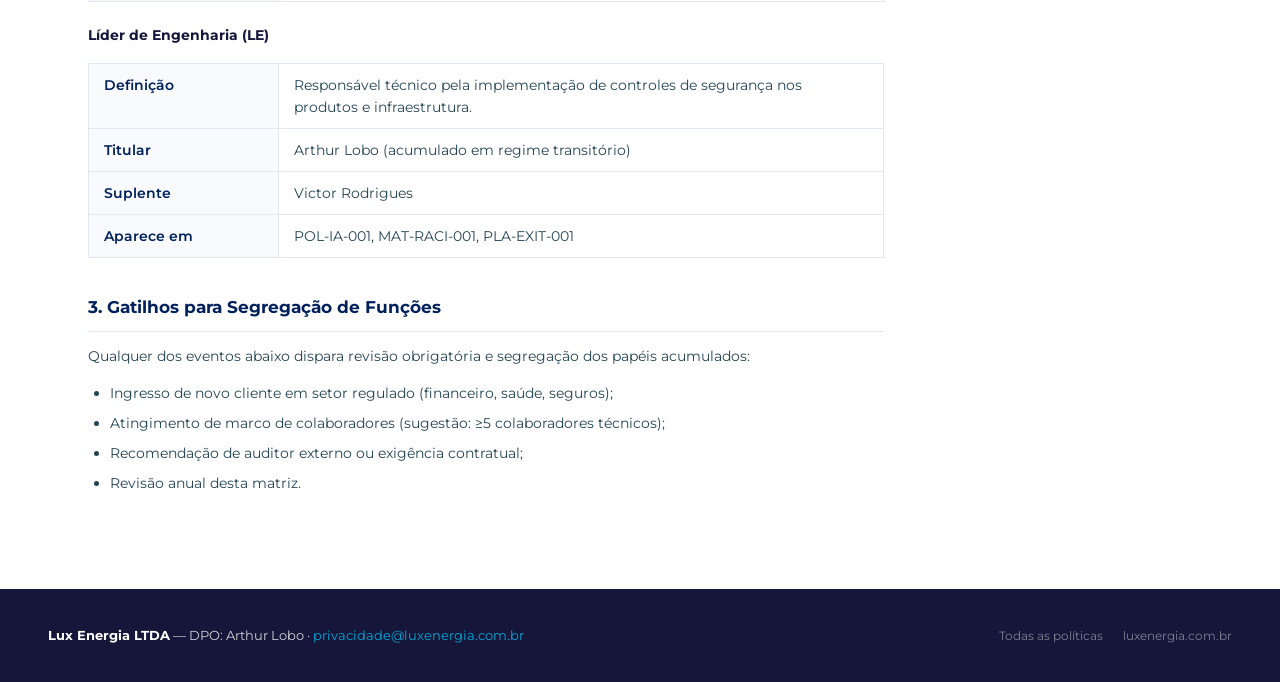
<file: gov-pap-001.html>
<!DOCTYPE html>
<html lang="pt-BR">
<head>
  <meta charset="UTF-8">
  <meta name="viewport" content="width=device-width, initial-scale=1.0">
  <title>GOV-PAP-001 — Matriz de Papéis e Responsáveis — Lux Energia</title>
  <link rel="stylesheet" href="_shared.css">
</head>
<body>

<div id="read-progress"></div>

<nav class="site-nav">
  <a href="https://www.luxenergia.com.br" class="nav-logo">
    <div class="nav-logo-mark">LX</div>
    <span class="nav-logo-text"><span>Lux</span> Energia</span>
  </a>
  <div class="nav-right">
    <a href="index.html" class="nav-back">
      <svg width="14" height="14" viewBox="0 0 14 14" fill="none"><path d="M9 11L5 7l4-4" stroke="currentColor" stroke-width="1.5" stroke-linecap="round" stroke-linejoin="round"/></svg>
      Todas as políticas
    </a>
    <a href="mailto:privacidade@luxenergia.com.br" class="nav-cta">
      <svg width="14" height="14" viewBox="0 0 14 14" fill="none"><path d="M2 4l5 3.5L12 4" stroke="currentColor" stroke-width="1.3" stroke-linecap="round"/><rect x="1" y="3" width="12" height="8" rx="1.5" stroke="currentColor" stroke-width="1.3"/></svg>
      Fale com a Lux
    </a>
  </div>
</nav>

<div class="doc-hero">
  <div class="doc-hero-inner">
    <a href="index.html" class="back-btn">
      <svg width="14" height="14" viewBox="0 0 14 14" fill="none"><path d="M9 11L5 7l4-4" stroke="currentColor" stroke-width="1.5" stroke-linecap="round" stroke-linejoin="round"/></svg>
      Voltar
    </a>
    <div class="doc-breadcrumb">
      <a href="index.html">Políticas</a>
      <svg width="10" height="10" viewBox="0 0 10 10" fill="none"><path d="M3 8l4-3-4-3" stroke="currentColor" stroke-width="1.2" stroke-linecap="round" stroke-linejoin="round"/></svg>
      <span>Governança Corporativa</span>
      <svg width="10" height="10" viewBox="0 0 10 10" fill="none"><path d="M3 8l4-3-4-3" stroke="currentColor" stroke-width="1.2" stroke-linecap="round" stroke-linejoin="round"/></svg>
      <span>GOV-PAP-001</span>
    </div>
    <div class="cat-pill gov doc-cat-pill">Governança Corporativa</div>
    <h1>Matriz de Papéis e Responsáveis</h1>
    <p class="doc-subtitle">Registro de todos os papéis de governança, segurança e privacidade da Lux Energia — titular, suplente e escopo de cada função.</p>
    <div class="doc-meta-row">
      <div class="doc-meta-item">
        <span class="doc-meta-label">Código</span>
        <span class="doc-meta-val">GOV-PAP-001</span>
      </div>
      <div class="doc-meta-item">
        <span class="doc-meta-label">Versão</span>
        <span class="doc-meta-val">1.0</span>
      </div>
      <div class="doc-meta-item">
        <span class="doc-meta-label">Última revisão</span>
        <span class="doc-meta-val">Junho de 2026</span>
      </div>
      <div class="doc-meta-item">
        <span class="doc-meta-label">Revisão</span>
        <span class="doc-meta-val">Semestral ou por mudança</span>
      </div>
      <div class="doc-meta-item">
        <span class="doc-meta-label">Responsável</span>
        <span class="doc-meta-val">Sócio-Diretor + DPO</span>
      </div>
      <div class="doc-meta-item" id="read-time-meta">
        <span class="doc-meta-label">Leitura</span>
        <span class="doc-meta-val" id="read-time-val">—</span>
      </div>
    </div>
  </div>
</div>

<div class="doc-layout container">
  <main class="doc-main">

    <h2>1. Objetivo</h2>
    <p>Documento vivo que registra todos os papéis mencionados nas políticas, processos e procedimentos da Lux, com definição resumida, titular, suplente e políticas em que aparece. Garante que cada papel tenha um responsável nomeado e um suplente — exigência da Política de Privacidade e de clientes regulados.</p>

    <div class="box-warn"><strong>Estado atual:</strong> A Lux é hoje uma equipe pequena. Os papéis técnicos e de governança de privacidade/segurança estão acumulados em uma única pessoa em regime transitório, declarado formalmente nesta matriz, no RAT/ROPA e nos contratos/DPAs com clientes.</div>

    <h2>2. Papéis Registrados</h2>

    <h3>Sócio-Diretor</h3>
    <table class="info-table">
      <tr><th>Definição</th><td>Autoridade máxima. Sponsor da governança de SI e privacidade. Aprova políticas, designa DPO e suplentes, arbitra conflitos.</td></tr>
      <tr><th>Titular</th><td>(a designar — Sócio-Diretor da Lux)</td></tr>
      <tr><th>Suplente</th><td>(a designar)</td></tr>
      <tr><th>Aparece em</th><td>POL-PRIV-001, POL-SI-001 e todas as políticas como aprovador</td></tr>
    </table>

    <h3>DPO / Encarregado pelo Tratamento de Dados</h3>
    <table class="info-table">
      <tr><th>Definição</th><td>Canal oficial entre a Lux, titulares, Controladores-clientes e a ANPD. Dono da Política de Privacidade.</td></tr>
      <tr><th>Titular</th><td>Arthur Lobo — <a href="mailto:privacidade@luxenergia.com.br">privacidade@luxenergia.com.br</a></td></tr>
      <tr><th>Suplente</th><td>Victor Rodrigues</td></tr>
      <tr><th>Aparece em</th><td>POL-PRIV-001, EVI-DPO-001, SOP-TIT-001, INV-RAT-001 e demais</td></tr>
    </table>

    <h3>Responsável de Segurança da Informação (RSI)</h3>
    <table class="info-table">
      <tr><th>Definição</th><td>Conduz a operação do SGSI, monitora alertas de segurança, lidera resposta a incidentes técnicos, gere vulnerabilidades.</td></tr>
      <tr><th>Titular</th><td>Arthur Lobo (acumulado em regime transitório)</td></tr>
      <tr><th>Suplente</th><td>Victor Rodrigues</td></tr>
      <tr><th>Aparece em</th><td>POL-SI-001, PLA-IRSI-001, POL-LOG-001</td></tr>
    </table>

    <h3>Líder de Engenharia (LE)</h3>
    <table class="info-table">
      <tr><th>Definição</th><td>Responsável técnico pela implementação de controles de segurança nos produtos e infraestrutura.</td></tr>
      <tr><th>Titular</th><td>Arthur Lobo (acumulado em regime transitório)</td></tr>
      <tr><th>Suplente</th><td>Victor Rodrigues</td></tr>
      <tr><th>Aparece em</th><td>POL-IA-001, MAT-RACI-001, PLA-EXIT-001</td></tr>
    </table>

    <h2>3. Gatilhos para Segregação de Funções</h2>
    <p>Qualquer dos eventos abaixo dispara revisão obrigatória e segregação dos papéis acumulados:</p>
    <ul>
      <li>Ingresso de novo cliente em setor regulado (financeiro, saúde, seguros);</li>
      <li>Atingimento de marco de colaboradores (sugestão: ≥5 colaboradores técnicos);</li>
      <li>Recomendação de auditor externo ou exigência contratual;</li>
      <li>Revisão anual desta matriz.</li>
    </ul>

  </main>
  <aside class="doc-sidebar">
    <div class="sidebar-card">
      <div class="sidebar-card-title">
        <svg width="14" height="14" viewBox="0 0 14 14" fill="none"><path d="M7 1L1.5 4.5v5L7 13l5.5-3.5v-5L7 1z" stroke="currentColor" stroke-width="1.2" stroke-linejoin="round"/></svg>
        Encarregado (DPO)
      </div>
      <p style="font-size:.83rem;color:var(--text-light);line-height:1.5;margin:0 0 12px">Dúvidas sobre este documento ou seus dados pessoais? Fale com nosso DPO.</p>
      <div style="font-size:.82rem;font-weight:600;color:var(--text)">Arthur Lobo</div>
      <a href="mailto:privacidade@luxenergia.com.br" style="font-size:.8rem;color:var(--teal);word-break:break-all">privacidade@luxenergia.com.br</a>
      <a href="mailto:privacidade@luxenergia.com.br" class="sidebar-contact-btn">Enviar mensagem</a>
    </div>
    <div class="sidebar-card">
      <div class="sidebar-card-title">
        <svg width="14" height="14" viewBox="0 0 14 14" fill="none"><path d="M2 11h10M2 7h10M2 3h10" stroke="currentColor" stroke-width="1.2" stroke-linecap="round"/></svg>
        Documentos relacionados
      </div>
      <ul class="sidebar-related">
        <li><a href="mat-raci-001.html">MAT-RACI-001 — RACI</a></li>
        <li><a href="gov-nda-001.html">GOV-NDA-001 — Termos</a></li>
        <li><a href="pol-priv-001.html">POL-PRIV-001 — Privacidade</a></li>
      </ul>
    </div>
    <div class="sidebar-card sidebar-lgpd">
      <div class="sidebar-card-title">Seus direitos (LGPD)</div>
      <p style="font-size:.8rem;color:var(--text-light);line-height:1.5;margin:0 0 10px">Acesso · Correção · Portabilidade · Eliminação · e mais — Art. 18.</p>
      <a href="sop-tit-001.html" style="font-size:.8rem;color:var(--teal);font-weight:500">Ver como exercer →</a>
    </div>
  </aside>
</div>

<a href="mailto:privacidade@luxenergia.com.br" class="float-contact">
  <svg width="16" height="16" viewBox="0 0 16 16" fill="none"><path d="M2 5l6 4 6-4" stroke="currentColor" stroke-width="1.3" stroke-linecap="round"/><rect x="1" y="3" width="14" height="10" rx="2" stroke="currentColor" stroke-width="1.3"/></svg>
  Fale com a Lux
</a>

<footer class="site-footer">
  <div class="footer-inner">
    <div class="footer-brand">
      <strong>Lux Energia LTDA</strong> — DPO: Arthur Lobo · <a href="mailto:privacidade@luxenergia.com.br">privacidade@luxenergia.com.br</a>
    </div>
    <div class="footer-links">
      <a href="index.html">Todas as políticas</a>
      <a href="https://www.luxenergia.com.br">luxenergia.com.br</a>
    </div>
  </div>
</footer>

<script>
  const bar = document.getElementById('read-progress');
  window.addEventListener('scroll', () => {
    const doc = document.documentElement;
    const scrolled = doc.scrollTop / (doc.scrollHeight - doc.clientHeight);
    bar.style.width = Math.min(100, scrolled * 100) + '%';
  });
  const main = document.querySelector('.doc-main');
  if (main) {
    const words = main.innerText.trim().split(/\s+/).length;
    const mins = Math.max(1, Math.round(words / 200));
    document.getElementById('read-time-val').textContent = mins + ' min';
  }
</script>
</body>
</html>
</file>
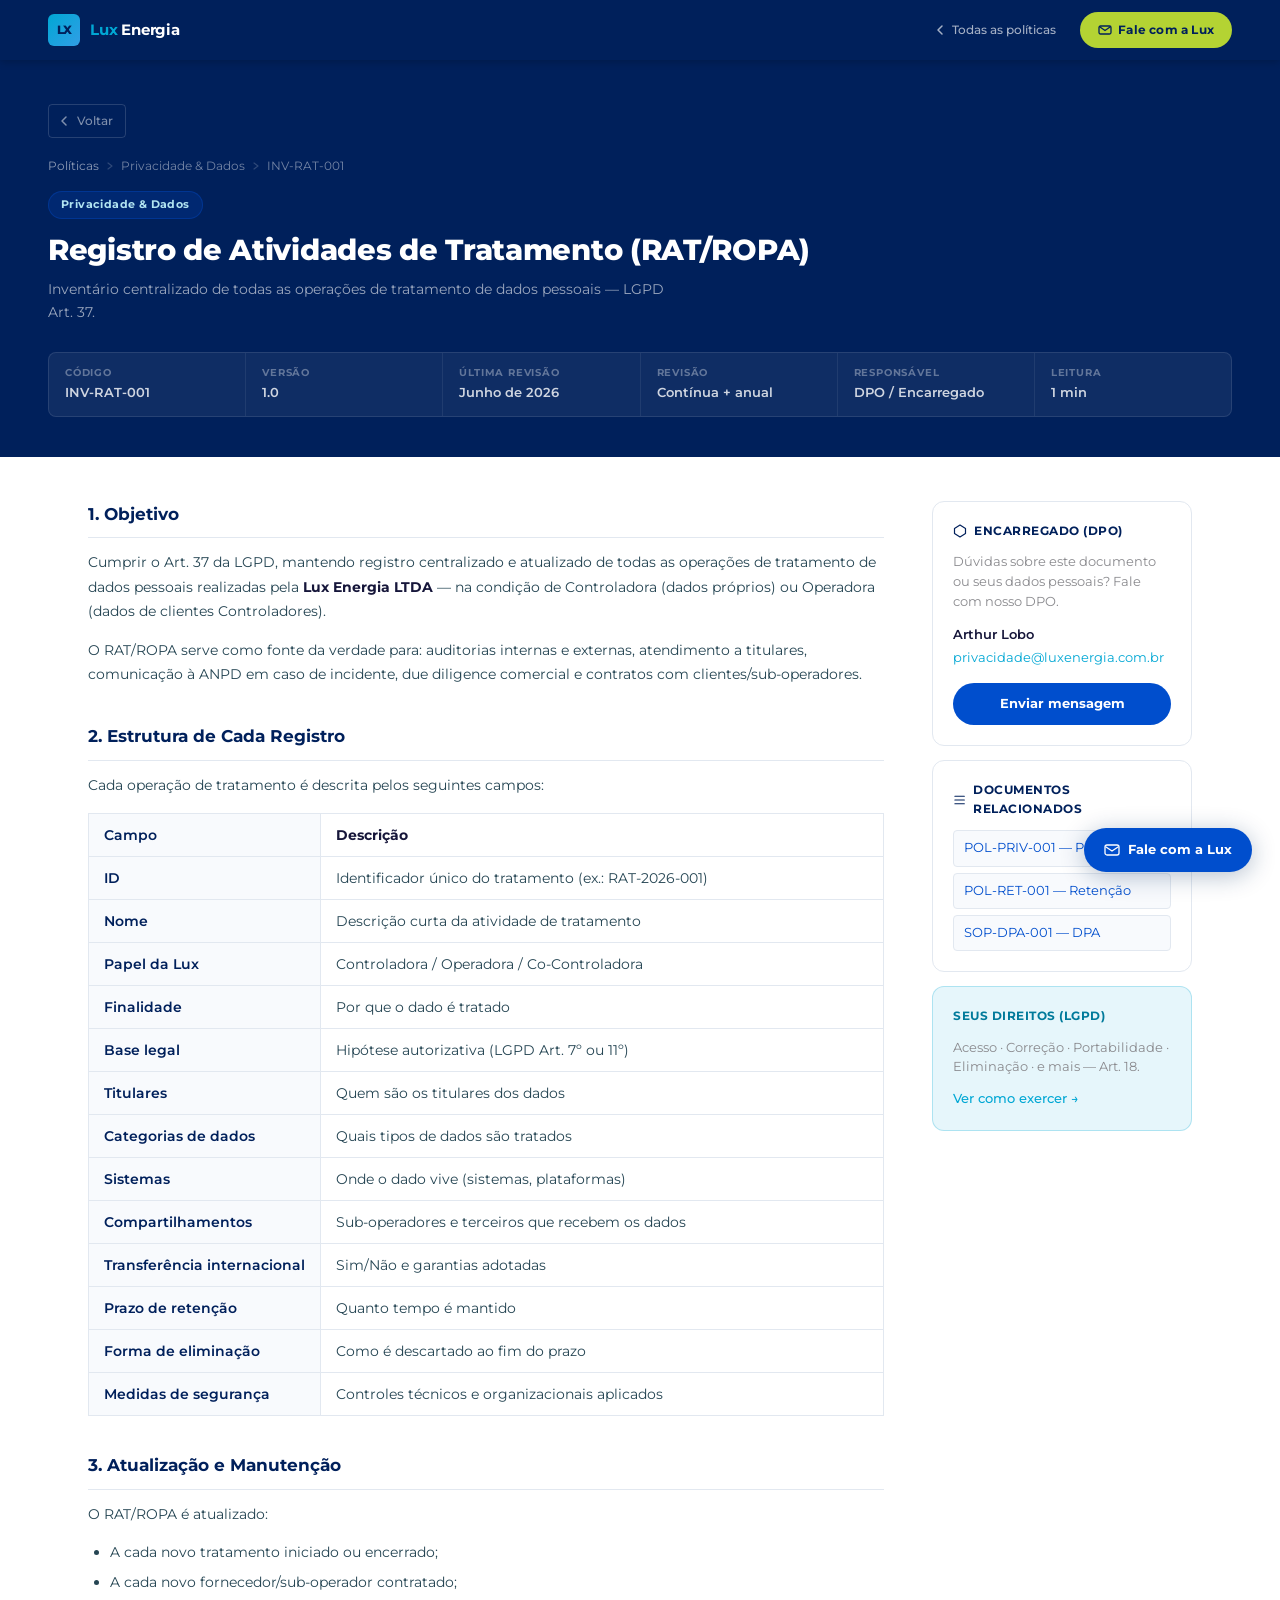
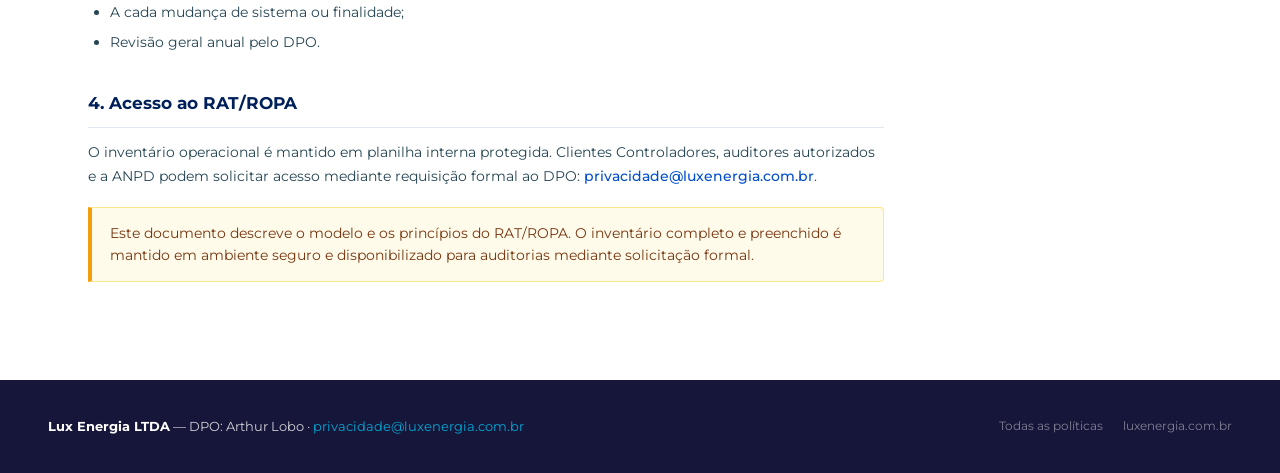
<file: inv-rat-001.html>
<!DOCTYPE html>
<html lang="pt-BR">
<head>
  <meta charset="UTF-8">
  <meta name="viewport" content="width=device-width, initial-scale=1.0">
  <title>INV-RAT-001 — Registro de Atividades de Tratamento (RAT/ROPA) — Lux Energia</title>
  <link rel="stylesheet" href="_shared.css">
</head>
<body>

<div id="read-progress"></div>

<nav class="site-nav">
  <a href="https://www.luxenergia.com.br" class="nav-logo">
    <div class="nav-logo-mark">LX</div>
    <span class="nav-logo-text"><span>Lux</span> Energia</span>
  </a>
  <div class="nav-right">
    <a href="index.html" class="nav-back">
      <svg width="14" height="14" viewBox="0 0 14 14" fill="none"><path d="M9 11L5 7l4-4" stroke="currentColor" stroke-width="1.5" stroke-linecap="round" stroke-linejoin="round"/></svg>
      Todas as políticas
    </a>
    <a href="mailto:privacidade@luxenergia.com.br" class="nav-cta">
      <svg width="14" height="14" viewBox="0 0 14 14" fill="none"><path d="M2 4l5 3.5L12 4" stroke="currentColor" stroke-width="1.3" stroke-linecap="round"/><rect x="1" y="3" width="12" height="8" rx="1.5" stroke="currentColor" stroke-width="1.3"/></svg>
      Fale com a Lux
    </a>
  </div>
</nav>

<div class="doc-hero">
  <div class="doc-hero-inner">
    <a href="index.html" class="back-btn">
      <svg width="14" height="14" viewBox="0 0 14 14" fill="none"><path d="M9 11L5 7l4-4" stroke="currentColor" stroke-width="1.5" stroke-linecap="round" stroke-linejoin="round"/></svg>
      Voltar
    </a>
    <div class="doc-breadcrumb">
      <a href="index.html">Políticas</a>
      <svg width="10" height="10" viewBox="0 0 10 10" fill="none"><path d="M3 8l4-3-4-3" stroke="currentColor" stroke-width="1.2" stroke-linecap="round" stroke-linejoin="round"/></svg>
      <span>Privacidade &amp; Dados</span>
      <svg width="10" height="10" viewBox="0 0 10 10" fill="none"><path d="M3 8l4-3-4-3" stroke="currentColor" stroke-width="1.2" stroke-linecap="round" stroke-linejoin="round"/></svg>
      <span>INV-RAT-001</span>
    </div>
    <div class="cat-pill privacy doc-cat-pill">Privacidade &amp; Dados</div>
    <h1>Registro de Atividades de Tratamento (RAT/ROPA)</h1>
    <p class="doc-subtitle">Inventário centralizado de todas as operações de tratamento de dados pessoais — LGPD Art. 37.</p>
    <div class="doc-meta-row">
      <div class="doc-meta-item">
        <span class="doc-meta-label">Código</span>
        <span class="doc-meta-val">INV-RAT-001</span>
      </div>
      <div class="doc-meta-item">
        <span class="doc-meta-label">Versão</span>
        <span class="doc-meta-val">1.0</span>
      </div>
      <div class="doc-meta-item">
        <span class="doc-meta-label">Última revisão</span>
        <span class="doc-meta-val">Junho de 2026</span>
      </div>
      <div class="doc-meta-item">
        <span class="doc-meta-label">Revisão</span>
        <span class="doc-meta-val">Contínua + anual</span>
      </div>
      <div class="doc-meta-item">
        <span class="doc-meta-label">Responsável</span>
        <span class="doc-meta-val">DPO / Encarregado</span>
      </div>
      <div class="doc-meta-item" id="read-time-meta">
        <span class="doc-meta-label">Leitura</span>
        <span class="doc-meta-val" id="read-time-val">—</span>
      </div>
    </div>
  </div>
</div>

<div class="doc-layout container">
  <main class="doc-main">

    <h2>1. Objetivo</h2>
    <p>Cumprir o Art. 37 da LGPD, mantendo registro centralizado e atualizado de todas as operações de tratamento de dados pessoais realizadas pela <strong>Lux Energia LTDA</strong> — na condição de Controladora (dados próprios) ou Operadora (dados de clientes Controladores).</p>
    <p>O RAT/ROPA serve como fonte da verdade para: auditorias internas e externas, atendimento a titulares, comunicação à ANPD em caso de incidente, due diligence comercial e contratos com clientes/sub-operadores.</p>

    <h2>2. Estrutura de Cada Registro</h2>
    <p>Cada operação de tratamento é descrita pelos seguintes campos:</p>
    <table class="info-table">
      <tr><th>Campo</th><td><strong>Descrição</strong></td></tr>
      <tr><th>ID</th><td>Identificador único do tratamento (ex.: RAT-2026-001)</td></tr>
      <tr><th>Nome</th><td>Descrição curta da atividade de tratamento</td></tr>
      <tr><th>Papel da Lux</th><td>Controladora / Operadora / Co-Controladora</td></tr>
      <tr><th>Finalidade</th><td>Por que o dado é tratado</td></tr>
      <tr><th>Base legal</th><td>Hipótese autorizativa (LGPD Art. 7º ou 11º)</td></tr>
      <tr><th>Titulares</th><td>Quem são os titulares dos dados</td></tr>
      <tr><th>Categorias de dados</th><td>Quais tipos de dados são tratados</td></tr>
      <tr><th>Sistemas</th><td>Onde o dado vive (sistemas, plataformas)</td></tr>
      <tr><th>Compartilhamentos</th><td>Sub-operadores e terceiros que recebem os dados</td></tr>
      <tr><th>Transferência internacional</th><td>Sim/Não e garantias adotadas</td></tr>
      <tr><th>Prazo de retenção</th><td>Quanto tempo é mantido</td></tr>
      <tr><th>Forma de eliminação</th><td>Como é descartado ao fim do prazo</td></tr>
      <tr><th>Medidas de segurança</th><td>Controles técnicos e organizacionais aplicados</td></tr>
    </table>

    <h2>3. Atualização e Manutenção</h2>
    <p>O RAT/ROPA é atualizado:</p>
    <ul>
      <li>A cada novo tratamento iniciado ou encerrado;</li>
      <li>A cada novo fornecedor/sub-operador contratado;</li>
      <li>A cada mudança de sistema ou finalidade;</li>
      <li>Revisão geral anual pelo DPO.</li>
    </ul>

    <h2>4. Acesso ao RAT/ROPA</h2>
    <p>O inventário operacional é mantido em planilha interna protegida. Clientes Controladores, auditores autorizados e a ANPD podem solicitar acesso mediante requisição formal ao DPO: <a href="mailto:privacidade@luxenergia.com.br">privacidade@luxenergia.com.br</a>.</p>

    <div class="box-warn">Este documento descreve o modelo e os princípios do RAT/ROPA. O inventário completo e preenchido é mantido em ambiente seguro e disponibilizado para auditorias mediante solicitação formal.</div>

  </main>
  <aside class="doc-sidebar">
    <div class="sidebar-card">
      <div class="sidebar-card-title">
        <svg width="14" height="14" viewBox="0 0 14 14" fill="none"><path d="M7 1L1.5 4.5v5L7 13l5.5-3.5v-5L7 1z" stroke="currentColor" stroke-width="1.2" stroke-linejoin="round"/></svg>
        Encarregado (DPO)
      </div>
      <p style="font-size:.83rem;color:var(--text-light);line-height:1.5;margin:0 0 12px">Dúvidas sobre este documento ou seus dados pessoais? Fale com nosso DPO.</p>
      <div style="font-size:.82rem;font-weight:600;color:var(--text)">Arthur Lobo</div>
      <a href="mailto:privacidade@luxenergia.com.br" style="font-size:.8rem;color:var(--teal);word-break:break-all">privacidade@luxenergia.com.br</a>
      <a href="mailto:privacidade@luxenergia.com.br" class="sidebar-contact-btn">Enviar mensagem</a>
    </div>
    <div class="sidebar-card">
      <div class="sidebar-card-title">
        <svg width="14" height="14" viewBox="0 0 14 14" fill="none"><path d="M2 11h10M2 7h10M2 3h10" stroke="currentColor" stroke-width="1.2" stroke-linecap="round"/></svg>
        Documentos relacionados
      </div>
      <ul class="sidebar-related">
        <li><a href="pol-priv-001.html">POL-PRIV-001 — Privacidade</a></li>
        <li><a href="pol-ret-001.html">POL-RET-001 — Retenção</a></li>
        <li><a href="sop-dpa-001.html">SOP-DPA-001 — DPA</a></li>
      </ul>
    </div>
    <div class="sidebar-card sidebar-lgpd">
      <div class="sidebar-card-title">Seus direitos (LGPD)</div>
      <p style="font-size:.8rem;color:var(--text-light);line-height:1.5;margin:0 0 10px">Acesso · Correção · Portabilidade · Eliminação · e mais — Art. 18.</p>
      <a href="sop-tit-001.html" style="font-size:.8rem;color:var(--teal);font-weight:500">Ver como exercer →</a>
    </div>
  </aside>
</div>

<a href="mailto:privacidade@luxenergia.com.br" class="float-contact">
  <svg width="16" height="16" viewBox="0 0 16 16" fill="none"><path d="M2 5l6 4 6-4" stroke="currentColor" stroke-width="1.3" stroke-linecap="round"/><rect x="1" y="3" width="14" height="10" rx="2" stroke="currentColor" stroke-width="1.3"/></svg>
  Fale com a Lux
</a>

<footer class="site-footer">
  <div class="footer-inner">
    <div class="footer-brand">
      <strong>Lux Energia LTDA</strong> — DPO: Arthur Lobo · <a href="mailto:privacidade@luxenergia.com.br">privacidade@luxenergia.com.br</a>
    </div>
    <div class="footer-links">
      <a href="index.html">Todas as políticas</a>
      <a href="https://www.luxenergia.com.br">luxenergia.com.br</a>
    </div>
  </div>
</footer>

<script>
  const bar = document.getElementById('read-progress');
  window.addEventListener('scroll', () => {
    const doc = document.documentElement;
    const scrolled = doc.scrollTop / (doc.scrollHeight - doc.clientHeight);
    bar.style.width = Math.min(100, scrolled * 100) + '%';
  });
  const main = document.querySelector('.doc-main');
  if (main) {
    const words = main.innerText.trim().split(/\s+/).length;
    const mins = Math.max(1, Math.round(words / 200));
    document.getElementById('read-time-val').textContent = mins + ' min';
  }
</script>
</body>
</html>
</file>
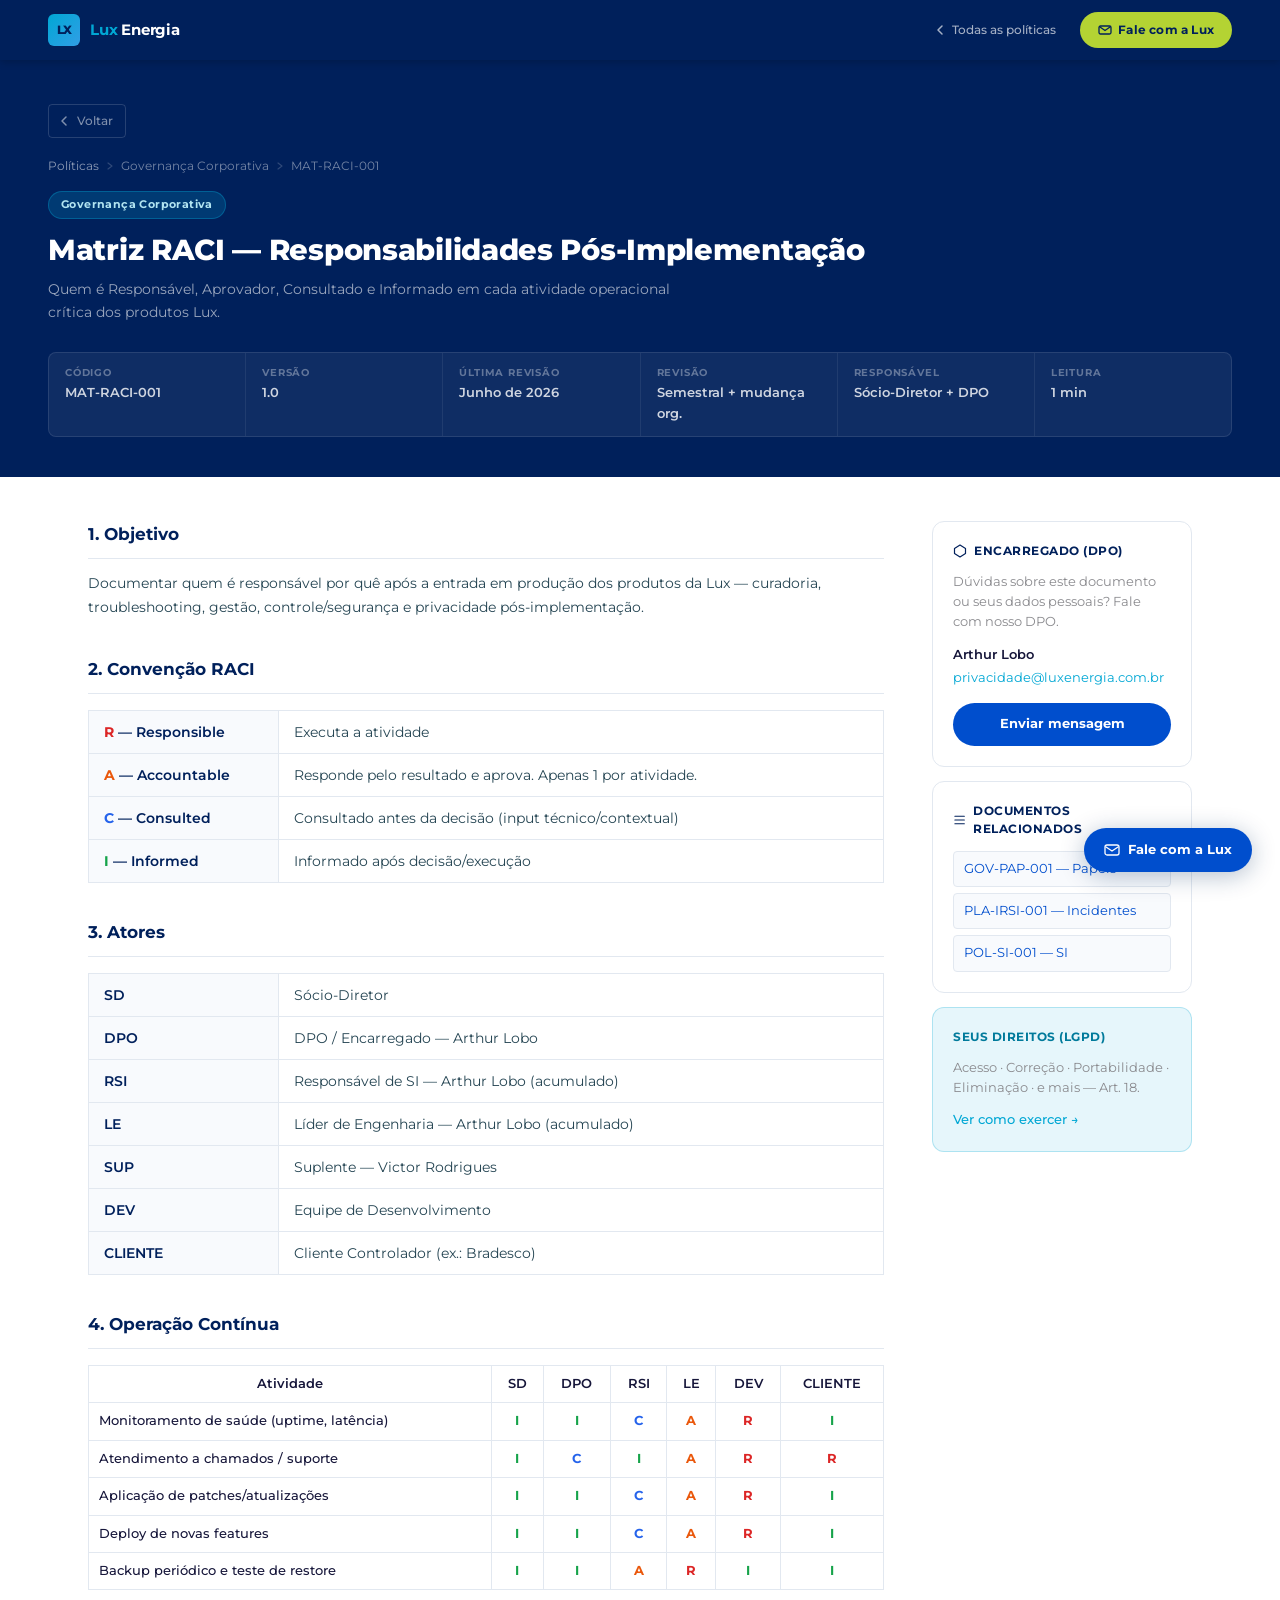
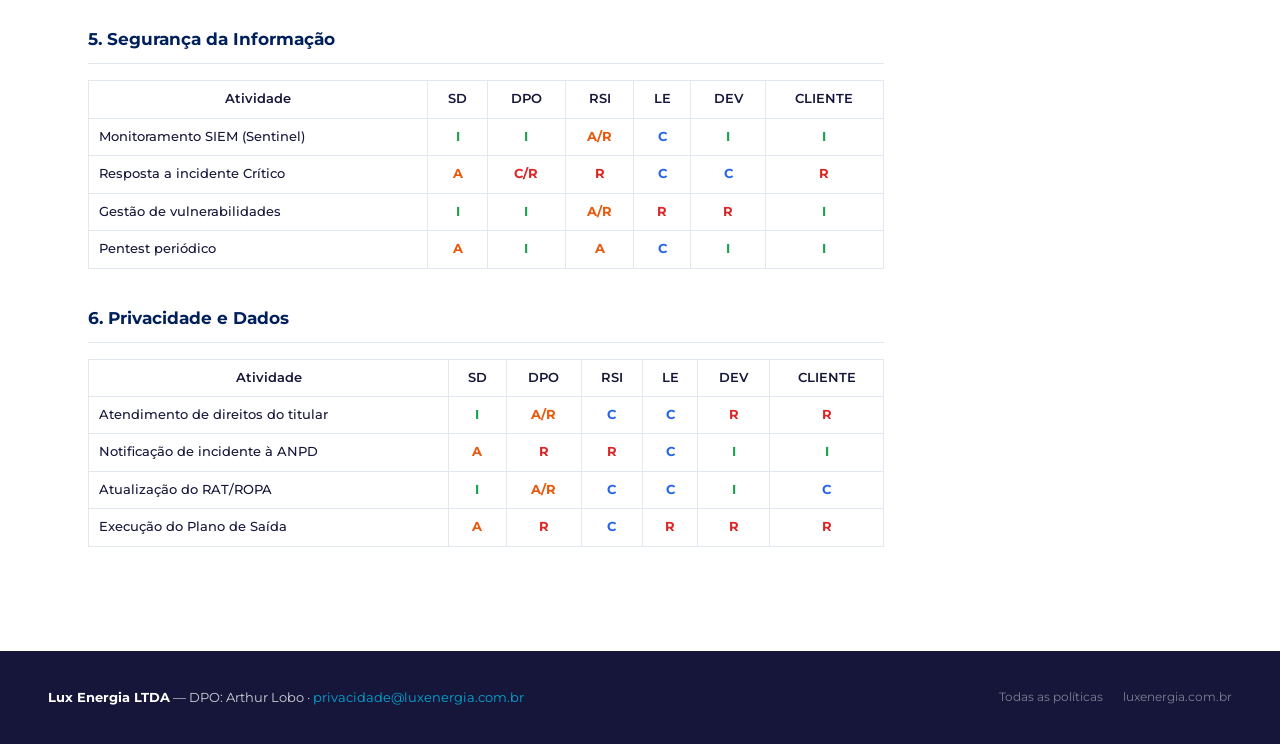
<file: mat-raci-001.html>
<!DOCTYPE html>
<html lang="pt-BR">
<head>
  <meta charset="UTF-8">
  <meta name="viewport" content="width=device-width, initial-scale=1.0">
  <title>MAT-RACI-001 — Matriz RACI — Lux Energia</title>
  <link rel="stylesheet" href="_shared.css">
  <style>
    .raci-table { width:100%; border-collapse:collapse; font-size:0.8rem; margin:16px 0 24px; }
    .raci-table th, .raci-table td { border:1px solid var(--border); padding:8px 10px; text-align:center; }
    .raci-table th { background:var(--bg-light); font-weight:600; color:var(--primary); }
    .raci-table td:first-child { text-align:left; font-weight:500; }
    .r { color:#DC2626; font-weight:700; } .a { color:#EA580C; font-weight:700; }
    .c { color:#2563EB; font-weight:700; } .i { color:#16A34A; font-weight:700; }
  </style>
</head>
<body>

<div id="read-progress"></div>

<nav class="site-nav">
  <a href="https://www.luxenergia.com.br" class="nav-logo">
    <div class="nav-logo-mark">LX</div>
    <span class="nav-logo-text"><span>Lux</span> Energia</span>
  </a>
  <div class="nav-right">
    <a href="index.html" class="nav-back">
      <svg width="14" height="14" viewBox="0 0 14 14" fill="none"><path d="M9 11L5 7l4-4" stroke="currentColor" stroke-width="1.5" stroke-linecap="round" stroke-linejoin="round"/></svg>
      Todas as políticas
    </a>
    <a href="mailto:privacidade@luxenergia.com.br" class="nav-cta">
      <svg width="14" height="14" viewBox="0 0 14 14" fill="none"><path d="M2 4l5 3.5L12 4" stroke="currentColor" stroke-width="1.3" stroke-linecap="round"/><rect x="1" y="3" width="12" height="8" rx="1.5" stroke="currentColor" stroke-width="1.3"/></svg>
      Fale com a Lux
    </a>
  </div>
</nav>

<div class="doc-hero">
  <div class="doc-hero-inner">
    <a href="index.html" class="back-btn">
      <svg width="14" height="14" viewBox="0 0 14 14" fill="none"><path d="M9 11L5 7l4-4" stroke="currentColor" stroke-width="1.5" stroke-linecap="round" stroke-linejoin="round"/></svg>
      Voltar
    </a>
    <div class="doc-breadcrumb">
      <a href="index.html">Políticas</a>
      <svg width="10" height="10" viewBox="0 0 10 10" fill="none"><path d="M3 8l4-3-4-3" stroke="currentColor" stroke-width="1.2" stroke-linecap="round" stroke-linejoin="round"/></svg>
      <span>Governança Corporativa</span>
      <svg width="10" height="10" viewBox="0 0 10 10" fill="none"><path d="M3 8l4-3-4-3" stroke="currentColor" stroke-width="1.2" stroke-linecap="round" stroke-linejoin="round"/></svg>
      <span>MAT-RACI-001</span>
    </div>
    <div class="cat-pill gov doc-cat-pill">Governança Corporativa</div>
    <h1>Matriz RACI — Responsabilidades Pós-Implementação</h1>
    <p class="doc-subtitle">Quem é Responsável, Aprovador, Consultado e Informado em cada atividade operacional crítica dos produtos Lux.</p>
    <div class="doc-meta-row">
      <div class="doc-meta-item">
        <span class="doc-meta-label">Código</span>
        <span class="doc-meta-val">MAT-RACI-001</span>
      </div>
      <div class="doc-meta-item">
        <span class="doc-meta-label">Versão</span>
        <span class="doc-meta-val">1.0</span>
      </div>
      <div class="doc-meta-item">
        <span class="doc-meta-label">Última revisão</span>
        <span class="doc-meta-val">Junho de 2026</span>
      </div>
      <div class="doc-meta-item">
        <span class="doc-meta-label">Revisão</span>
        <span class="doc-meta-val">Semestral + mudança org.</span>
      </div>
      <div class="doc-meta-item">
        <span class="doc-meta-label">Responsável</span>
        <span class="doc-meta-val">Sócio-Diretor + DPO</span>
      </div>
      <div class="doc-meta-item" id="read-time-meta">
        <span class="doc-meta-label">Leitura</span>
        <span class="doc-meta-val" id="read-time-val">—</span>
      </div>
    </div>
  </div>
</div>

<div class="doc-layout container">
  <main class="doc-main">

    <h2>1. Objetivo</h2>
    <p>Documentar quem é responsável por quê após a entrada em produção dos produtos da Lux — curadoria, troubleshooting, gestão, controle/segurança e privacidade pós-implementação.</p>

    <h2>2. Convenção RACI</h2>
    <table class="info-table">
      <tr><th><span class="r">R</span> — Responsible</th><td>Executa a atividade</td></tr>
      <tr><th><span class="a">A</span> — Accountable</th><td>Responde pelo resultado e aprova. Apenas 1 por atividade.</td></tr>
      <tr><th><span class="c">C</span> — Consulted</th><td>Consultado antes da decisão (input técnico/contextual)</td></tr>
      <tr><th><span class="i">I</span> — Informed</th><td>Informado após decisão/execução</td></tr>
    </table>

    <h2>3. Atores</h2>
    <table class="info-table">
      <tr><th>SD</th><td>Sócio-Diretor</td></tr>
      <tr><th>DPO</th><td>DPO / Encarregado — Arthur Lobo</td></tr>
      <tr><th>RSI</th><td>Responsável de SI — Arthur Lobo (acumulado)</td></tr>
      <tr><th>LE</th><td>Líder de Engenharia — Arthur Lobo (acumulado)</td></tr>
      <tr><th>SUP</th><td>Suplente — Victor Rodrigues</td></tr>
      <tr><th>DEV</th><td>Equipe de Desenvolvimento</td></tr>
      <tr><th>CLIENTE</th><td>Cliente Controlador (ex.: Bradesco)</td></tr>
    </table>

    <h2>4. Operação Contínua</h2>
    <table class="raci-table">
      <tr><th>Atividade</th><th>SD</th><th>DPO</th><th>RSI</th><th>LE</th><th>DEV</th><th>CLIENTE</th></tr>
      <tr><td>Monitoramento de saúde (uptime, latência)</td><td class="i">I</td><td class="i">I</td><td class="c">C</td><td class="a">A</td><td class="r">R</td><td class="i">I</td></tr>
      <tr><td>Atendimento a chamados / suporte</td><td class="i">I</td><td class="c">C</td><td class="i">I</td><td class="a">A</td><td class="r">R</td><td class="r">R</td></tr>
      <tr><td>Aplicação de patches/atualizações</td><td class="i">I</td><td class="i">I</td><td class="c">C</td><td class="a">A</td><td class="r">R</td><td class="i">I</td></tr>
      <tr><td>Deploy de novas features</td><td class="i">I</td><td class="i">I</td><td class="c">C</td><td class="a">A</td><td class="r">R</td><td class="i">I</td></tr>
      <tr><td>Backup periódico e teste de restore</td><td class="i">I</td><td class="i">I</td><td class="a">A</td><td class="r">R</td><td class="i">I</td><td class="i">I</td></tr>
    </table>

    <h2>5. Segurança da Informação</h2>
    <table class="raci-table">
      <tr><th>Atividade</th><th>SD</th><th>DPO</th><th>RSI</th><th>LE</th><th>DEV</th><th>CLIENTE</th></tr>
      <tr><td>Monitoramento SIEM (Sentinel)</td><td class="i">I</td><td class="i">I</td><td class="a">A/R</td><td class="c">C</td><td class="i">I</td><td class="i">I</td></tr>
      <tr><td>Resposta a incidente Crítico</td><td class="a">A</td><td class="r">C/R</td><td class="r">R</td><td class="c">C</td><td class="c">C</td><td class="r">R</td></tr>
      <tr><td>Gestão de vulnerabilidades</td><td class="i">I</td><td class="i">I</td><td class="a">A/R</td><td class="r">R</td><td class="r">R</td><td class="i">I</td></tr>
      <tr><td>Pentest periódico</td><td class="a">A</td><td class="i">I</td><td class="a">A</td><td class="c">C</td><td class="i">I</td><td class="i">I</td></tr>
    </table>

    <h2>6. Privacidade e Dados</h2>
    <table class="raci-table">
      <tr><th>Atividade</th><th>SD</th><th>DPO</th><th>RSI</th><th>LE</th><th>DEV</th><th>CLIENTE</th></tr>
      <tr><td>Atendimento de direitos do titular</td><td class="i">I</td><td class="a">A/R</td><td class="c">C</td><td class="c">C</td><td class="r">R</td><td class="r">R</td></tr>
      <tr><td>Notificação de incidente à ANPD</td><td class="a">A</td><td class="r">R</td><td class="r">R</td><td class="c">C</td><td class="i">I</td><td class="i">I</td></tr>
      <tr><td>Atualização do RAT/ROPA</td><td class="i">I</td><td class="a">A/R</td><td class="c">C</td><td class="c">C</td><td class="i">I</td><td class="c">C</td></tr>
      <tr><td>Execução do Plano de Saída</td><td class="a">A</td><td class="r">R</td><td class="c">C</td><td class="r">R</td><td class="r">R</td><td class="r">R</td></tr>
    </table>

  </main>
  <aside class="doc-sidebar">
    <div class="sidebar-card">
      <div class="sidebar-card-title">
        <svg width="14" height="14" viewBox="0 0 14 14" fill="none"><path d="M7 1L1.5 4.5v5L7 13l5.5-3.5v-5L7 1z" stroke="currentColor" stroke-width="1.2" stroke-linejoin="round"/></svg>
        Encarregado (DPO)
      </div>
      <p style="font-size:.83rem;color:var(--text-light);line-height:1.5;margin:0 0 12px">Dúvidas sobre este documento ou seus dados pessoais? Fale com nosso DPO.</p>
      <div style="font-size:.82rem;font-weight:600;color:var(--text)">Arthur Lobo</div>
      <a href="mailto:privacidade@luxenergia.com.br" style="font-size:.8rem;color:var(--teal);word-break:break-all">privacidade@luxenergia.com.br</a>
      <a href="mailto:privacidade@luxenergia.com.br" class="sidebar-contact-btn">Enviar mensagem</a>
    </div>
    <div class="sidebar-card">
      <div class="sidebar-card-title">
        <svg width="14" height="14" viewBox="0 0 14 14" fill="none"><path d="M2 11h10M2 7h10M2 3h10" stroke="currentColor" stroke-width="1.2" stroke-linecap="round"/></svg>
        Documentos relacionados
      </div>
      <ul class="sidebar-related">
        <li><a href="gov-pap-001.html">GOV-PAP-001 — Papéis</a></li>
        <li><a href="pla-irsi-001.html">PLA-IRSI-001 — Incidentes</a></li>
        <li><a href="pol-si-001.html">POL-SI-001 — SI</a></li>
      </ul>
    </div>
    <div class="sidebar-card sidebar-lgpd">
      <div class="sidebar-card-title">Seus direitos (LGPD)</div>
      <p style="font-size:.8rem;color:var(--text-light);line-height:1.5;margin:0 0 10px">Acesso · Correção · Portabilidade · Eliminação · e mais — Art. 18.</p>
      <a href="sop-tit-001.html" style="font-size:.8rem;color:var(--teal);font-weight:500">Ver como exercer →</a>
    </div>
  </aside>
</div>

<a href="mailto:privacidade@luxenergia.com.br" class="float-contact">
  <svg width="16" height="16" viewBox="0 0 16 16" fill="none"><path d="M2 5l6 4 6-4" stroke="currentColor" stroke-width="1.3" stroke-linecap="round"/><rect x="1" y="3" width="14" height="10" rx="2" stroke="currentColor" stroke-width="1.3"/></svg>
  Fale com a Lux
</a>

<footer class="site-footer">
  <div class="footer-inner">
    <div class="footer-brand">
      <strong>Lux Energia LTDA</strong> — DPO: Arthur Lobo · <a href="mailto:privacidade@luxenergia.com.br">privacidade@luxenergia.com.br</a>
    </div>
    <div class="footer-links">
      <a href="index.html">Todas as políticas</a>
      <a href="https://www.luxenergia.com.br">luxenergia.com.br</a>
    </div>
  </div>
</footer>

<script>
  const bar = document.getElementById('read-progress');
  window.addEventListener('scroll', () => {
    const doc = document.documentElement;
    const scrolled = doc.scrollTop / (doc.scrollHeight - doc.clientHeight);
    bar.style.width = Math.min(100, scrolled * 100) + '%';
  });
  const main = document.querySelector('.doc-main');
  if (main) {
    const words = main.innerText.trim().split(/\s+/).length;
    const mins = Math.max(1, Math.round(words / 200));
    document.getElementById('read-time-val').textContent = mins + ' min';
  }
</script>
</body>
</html>
</file>
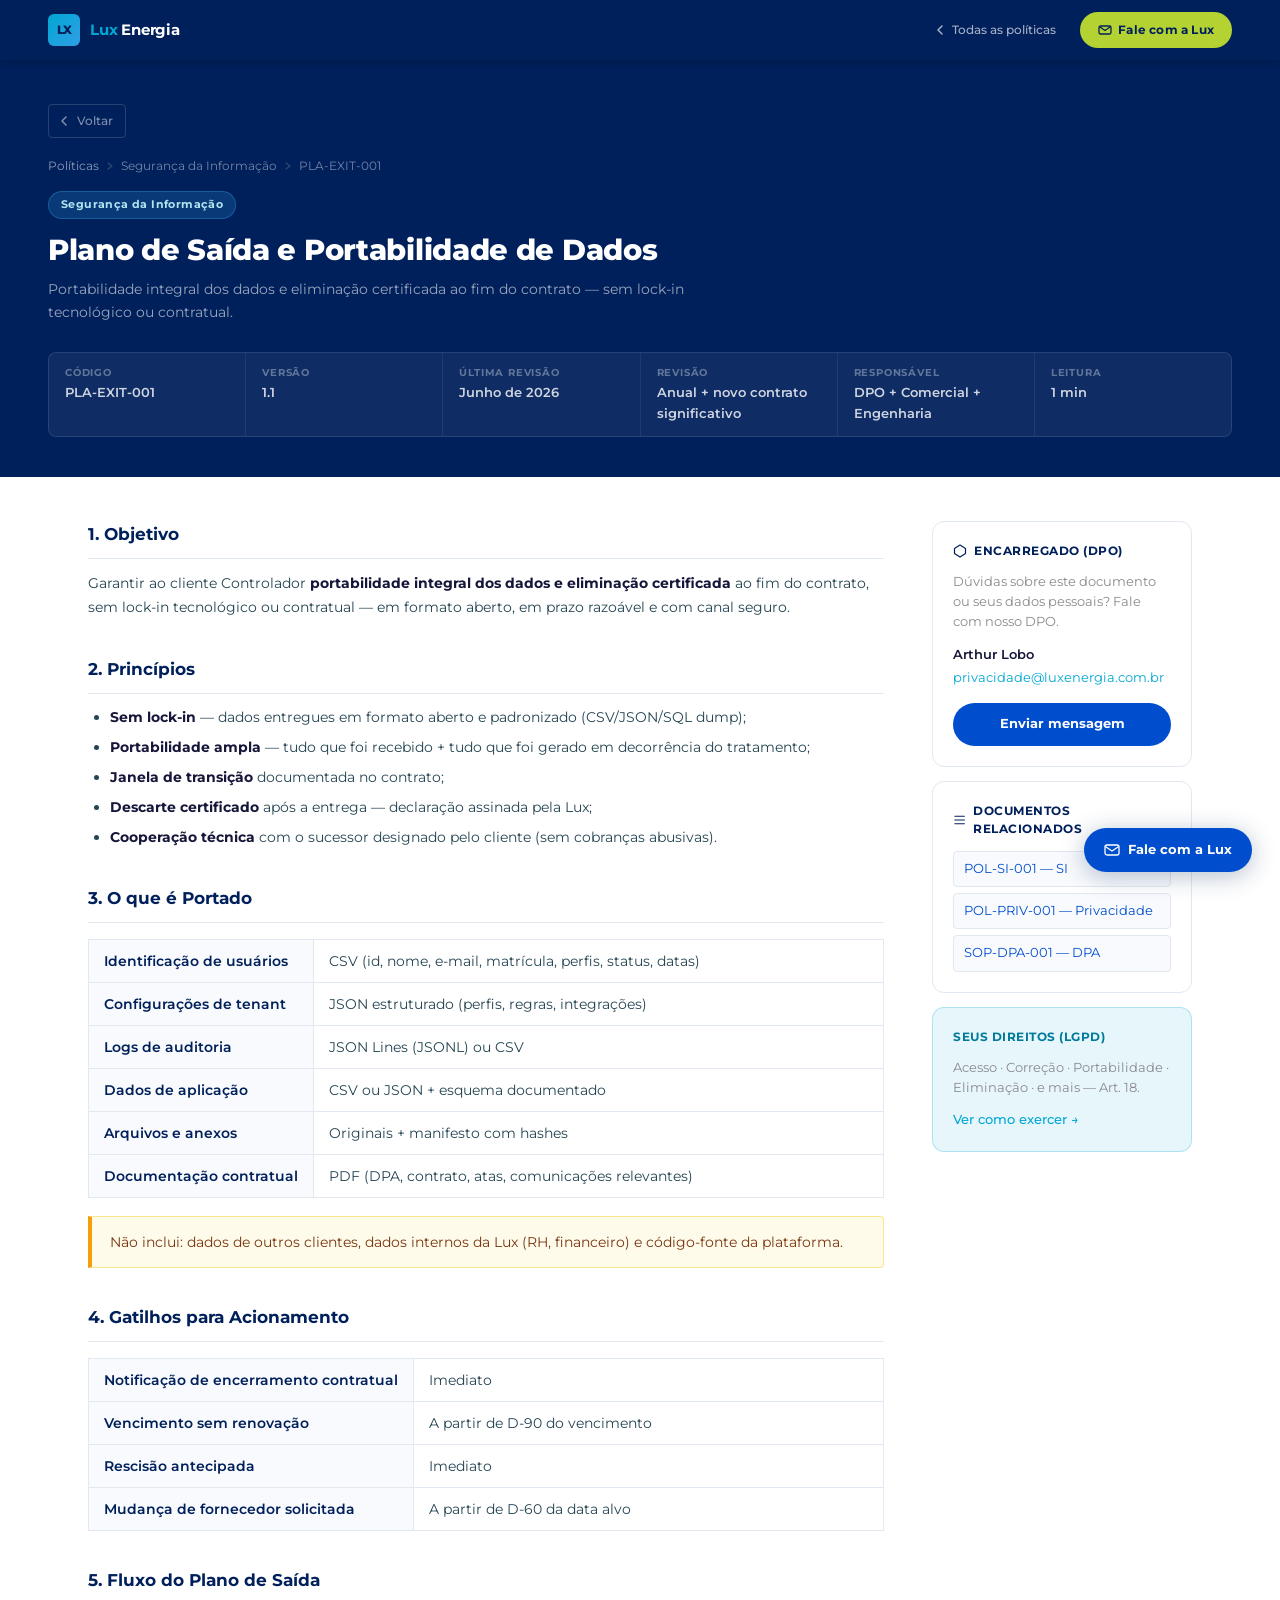
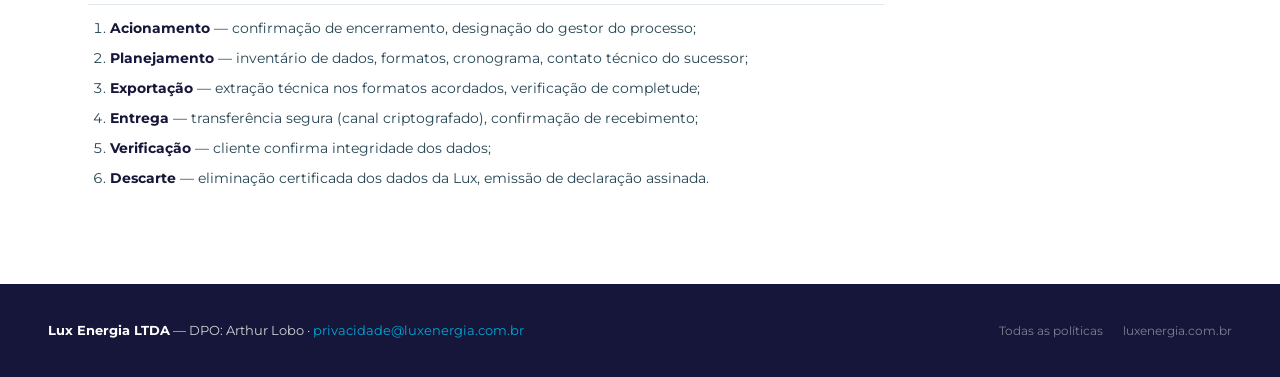
<file: pla-exit-001.html>
<!DOCTYPE html>
<html lang="pt-BR">
<head>
  <meta charset="UTF-8">
  <meta name="viewport" content="width=device-width, initial-scale=1.0">
  <title>PLA-EXIT-001 — Plano de Saída e Portabilidade de Dados — Lux Energia</title>
  <link rel="stylesheet" href="_shared.css">
</head>
<body>

<div id="read-progress"></div>

<nav class="site-nav">
  <a href="https://www.luxenergia.com.br" class="nav-logo">
    <div class="nav-logo-mark">LX</div>
    <span class="nav-logo-text"><span>Lux</span> Energia</span>
  </a>
  <div class="nav-right">
    <a href="index.html" class="nav-back">
      <svg width="14" height="14" viewBox="0 0 14 14" fill="none"><path d="M9 11L5 7l4-4" stroke="currentColor" stroke-width="1.5" stroke-linecap="round" stroke-linejoin="round"/></svg>
      Todas as políticas
    </a>
    <a href="mailto:privacidade@luxenergia.com.br" class="nav-cta">
      <svg width="14" height="14" viewBox="0 0 14 14" fill="none"><path d="M2 4l5 3.5L12 4" stroke="currentColor" stroke-width="1.3" stroke-linecap="round"/><rect x="1" y="3" width="12" height="8" rx="1.5" stroke="currentColor" stroke-width="1.3"/></svg>
      Fale com a Lux
    </a>
  </div>
</nav>

<div class="doc-hero">
  <div class="doc-hero-inner">
    <a href="index.html" class="back-btn">
      <svg width="14" height="14" viewBox="0 0 14 14" fill="none"><path d="M9 11L5 7l4-4" stroke="currentColor" stroke-width="1.5" stroke-linecap="round" stroke-linejoin="round"/></svg>
      Voltar
    </a>
    <div class="doc-breadcrumb">
      <a href="index.html">Políticas</a>
      <svg width="10" height="10" viewBox="0 0 10 10" fill="none"><path d="M3 8l4-3-4-3" stroke="currentColor" stroke-width="1.2" stroke-linecap="round" stroke-linejoin="round"/></svg>
      <span>Segurança da Informação</span>
      <svg width="10" height="10" viewBox="0 0 10 10" fill="none"><path d="M3 8l4-3-4-3" stroke="currentColor" stroke-width="1.2" stroke-linecap="round" stroke-linejoin="round"/></svg>
      <span>PLA-EXIT-001</span>
    </div>
    <div class="cat-pill security doc-cat-pill">Segurança da Informação</div>
    <h1>Plano de Saída e Portabilidade de Dados</h1>
    <p class="doc-subtitle">Portabilidade integral dos dados e eliminação certificada ao fim do contrato — sem lock-in tecnológico ou contratual.</p>
    <div class="doc-meta-row">
      <div class="doc-meta-item">
        <span class="doc-meta-label">Código</span>
        <span class="doc-meta-val">PLA-EXIT-001</span>
      </div>
      <div class="doc-meta-item">
        <span class="doc-meta-label">Versão</span>
        <span class="doc-meta-val">1.1</span>
      </div>
      <div class="doc-meta-item">
        <span class="doc-meta-label">Última revisão</span>
        <span class="doc-meta-val">Junho de 2026</span>
      </div>
      <div class="doc-meta-item">
        <span class="doc-meta-label">Revisão</span>
        <span class="doc-meta-val">Anual + novo contrato significativo</span>
      </div>
      <div class="doc-meta-item">
        <span class="doc-meta-label">Responsável</span>
        <span class="doc-meta-val">DPO + Comercial + Engenharia</span>
      </div>
      <div class="doc-meta-item" id="read-time-meta">
        <span class="doc-meta-label">Leitura</span>
        <span class="doc-meta-val" id="read-time-val">—</span>
      </div>
    </div>
  </div>
</div>

<div class="doc-layout container">
  <main class="doc-main">

    <h2>1. Objetivo</h2>
    <p>Garantir ao cliente Controlador <strong>portabilidade integral dos dados e eliminação certificada</strong> ao fim do contrato, sem lock-in tecnológico ou contratual — em formato aberto, em prazo razoável e com canal seguro.</p>

    <h2>2. Princípios</h2>
    <ul>
      <li><strong>Sem lock-in</strong> — dados entregues em formato aberto e padronizado (CSV/JSON/SQL dump);</li>
      <li><strong>Portabilidade ampla</strong> — tudo que foi recebido + tudo que foi gerado em decorrência do tratamento;</li>
      <li><strong>Janela de transição</strong> documentada no contrato;</li>
      <li><strong>Descarte certificado</strong> após a entrega — declaração assinada pela Lux;</li>
      <li><strong>Cooperação técnica</strong> com o sucessor designado pelo cliente (sem cobranças abusivas).</li>
    </ul>

    <h2>3. O que é Portado</h2>
    <table class="info-table">
      <tr><th>Identificação de usuários</th><td>CSV (id, nome, e-mail, matrícula, perfis, status, datas)</td></tr>
      <tr><th>Configurações de tenant</th><td>JSON estruturado (perfis, regras, integrações)</td></tr>
      <tr><th>Logs de auditoria</th><td>JSON Lines (JSONL) ou CSV</td></tr>
      <tr><th>Dados de aplicação</th><td>CSV ou JSON + esquema documentado</td></tr>
      <tr><th>Arquivos e anexos</th><td>Originais + manifesto com hashes</td></tr>
      <tr><th>Documentação contratual</th><td>PDF (DPA, contrato, atas, comunicações relevantes)</td></tr>
    </table>
    <div class="box-warn">Não inclui: dados de outros clientes, dados internos da Lux (RH, financeiro) e código-fonte da plataforma.</div>

    <h2>4. Gatilhos para Acionamento</h2>
    <table class="info-table">
      <tr><th>Notificação de encerramento contratual</th><td>Imediato</td></tr>
      <tr><th>Vencimento sem renovação</th><td>A partir de D-90 do vencimento</td></tr>
      <tr><th>Rescisão antecipada</th><td>Imediato</td></tr>
      <tr><th>Mudança de fornecedor solicitada</th><td>A partir de D-60 da data alvo</td></tr>
    </table>

    <h2>5. Fluxo do Plano de Saída</h2>
    <ol>
      <li><strong>Acionamento</strong> — confirmação de encerramento, designação do gestor do processo;</li>
      <li><strong>Planejamento</strong> — inventário de dados, formatos, cronograma, contato técnico do sucessor;</li>
      <li><strong>Exportação</strong> — extração técnica nos formatos acordados, verificação de completude;</li>
      <li><strong>Entrega</strong> — transferência segura (canal criptografado), confirmação de recebimento;</li>
      <li><strong>Verificação</strong> — cliente confirma integridade dos dados;</li>
      <li><strong>Descarte</strong> — eliminação certificada dos dados da Lux, emissão de declaração assinada.</li>
    </ol>

  </main>
  <aside class="doc-sidebar">
    <div class="sidebar-card">
      <div class="sidebar-card-title">
        <svg width="14" height="14" viewBox="0 0 14 14" fill="none"><path d="M7 1L1.5 4.5v5L7 13l5.5-3.5v-5L7 1z" stroke="currentColor" stroke-width="1.2" stroke-linejoin="round"/></svg>
        Encarregado (DPO)
      </div>
      <p style="font-size:.83rem;color:var(--text-light);line-height:1.5;margin:0 0 12px">Dúvidas sobre este documento ou seus dados pessoais? Fale com nosso DPO.</p>
      <div style="font-size:.82rem;font-weight:600;color:var(--text)">Arthur Lobo</div>
      <a href="mailto:privacidade@luxenergia.com.br" style="font-size:.8rem;color:var(--teal);word-break:break-all">privacidade@luxenergia.com.br</a>
      <a href="mailto:privacidade@luxenergia.com.br" class="sidebar-contact-btn">Enviar mensagem</a>
    </div>
    <div class="sidebar-card">
      <div class="sidebar-card-title">
        <svg width="14" height="14" viewBox="0 0 14 14" fill="none"><path d="M2 11h10M2 7h10M2 3h10" stroke="currentColor" stroke-width="1.2" stroke-linecap="round"/></svg>
        Documentos relacionados
      </div>
      <ul class="sidebar-related">
        <li><a href="pol-si-001.html">POL-SI-001 — SI</a></li>
        <li><a href="pol-priv-001.html">POL-PRIV-001 — Privacidade</a></li>
        <li><a href="sop-dpa-001.html">SOP-DPA-001 — DPA</a></li>
      </ul>
    </div>
    <div class="sidebar-card sidebar-lgpd">
      <div class="sidebar-card-title">Seus direitos (LGPD)</div>
      <p style="font-size:.8rem;color:var(--text-light);line-height:1.5;margin:0 0 10px">Acesso · Correção · Portabilidade · Eliminação · e mais — Art. 18.</p>
      <a href="sop-tit-001.html" style="font-size:.8rem;color:var(--teal);font-weight:500">Ver como exercer →</a>
    </div>
  </aside>
</div>

<a href="mailto:privacidade@luxenergia.com.br" class="float-contact">
  <svg width="16" height="16" viewBox="0 0 16 16" fill="none"><path d="M2 5l6 4 6-4" stroke="currentColor" stroke-width="1.3" stroke-linecap="round"/><rect x="1" y="3" width="14" height="10" rx="2" stroke="currentColor" stroke-width="1.3"/></svg>
  Fale com a Lux
</a>

<footer class="site-footer">
  <div class="footer-inner">
    <div class="footer-brand">
      <strong>Lux Energia LTDA</strong> — DPO: Arthur Lobo · <a href="mailto:privacidade@luxenergia.com.br">privacidade@luxenergia.com.br</a>
    </div>
    <div class="footer-links">
      <a href="index.html">Todas as políticas</a>
      <a href="https://www.luxenergia.com.br">luxenergia.com.br</a>
    </div>
  </div>
</footer>

<script>
  const bar = document.getElementById('read-progress');
  window.addEventListener('scroll', () => {
    const doc = document.documentElement;
    const scrolled = doc.scrollTop / (doc.scrollHeight - doc.clientHeight);
    bar.style.width = Math.min(100, scrolled * 100) + '%';
  });
  const main = document.querySelector('.doc-main');
  if (main) {
    const words = main.innerText.trim().split(/\s+/).length;
    const mins = Math.max(1, Math.round(words / 200));
    document.getElementById('read-time-val').textContent = mins + ' min';
  }
</script>
</body>
</html>
</file>
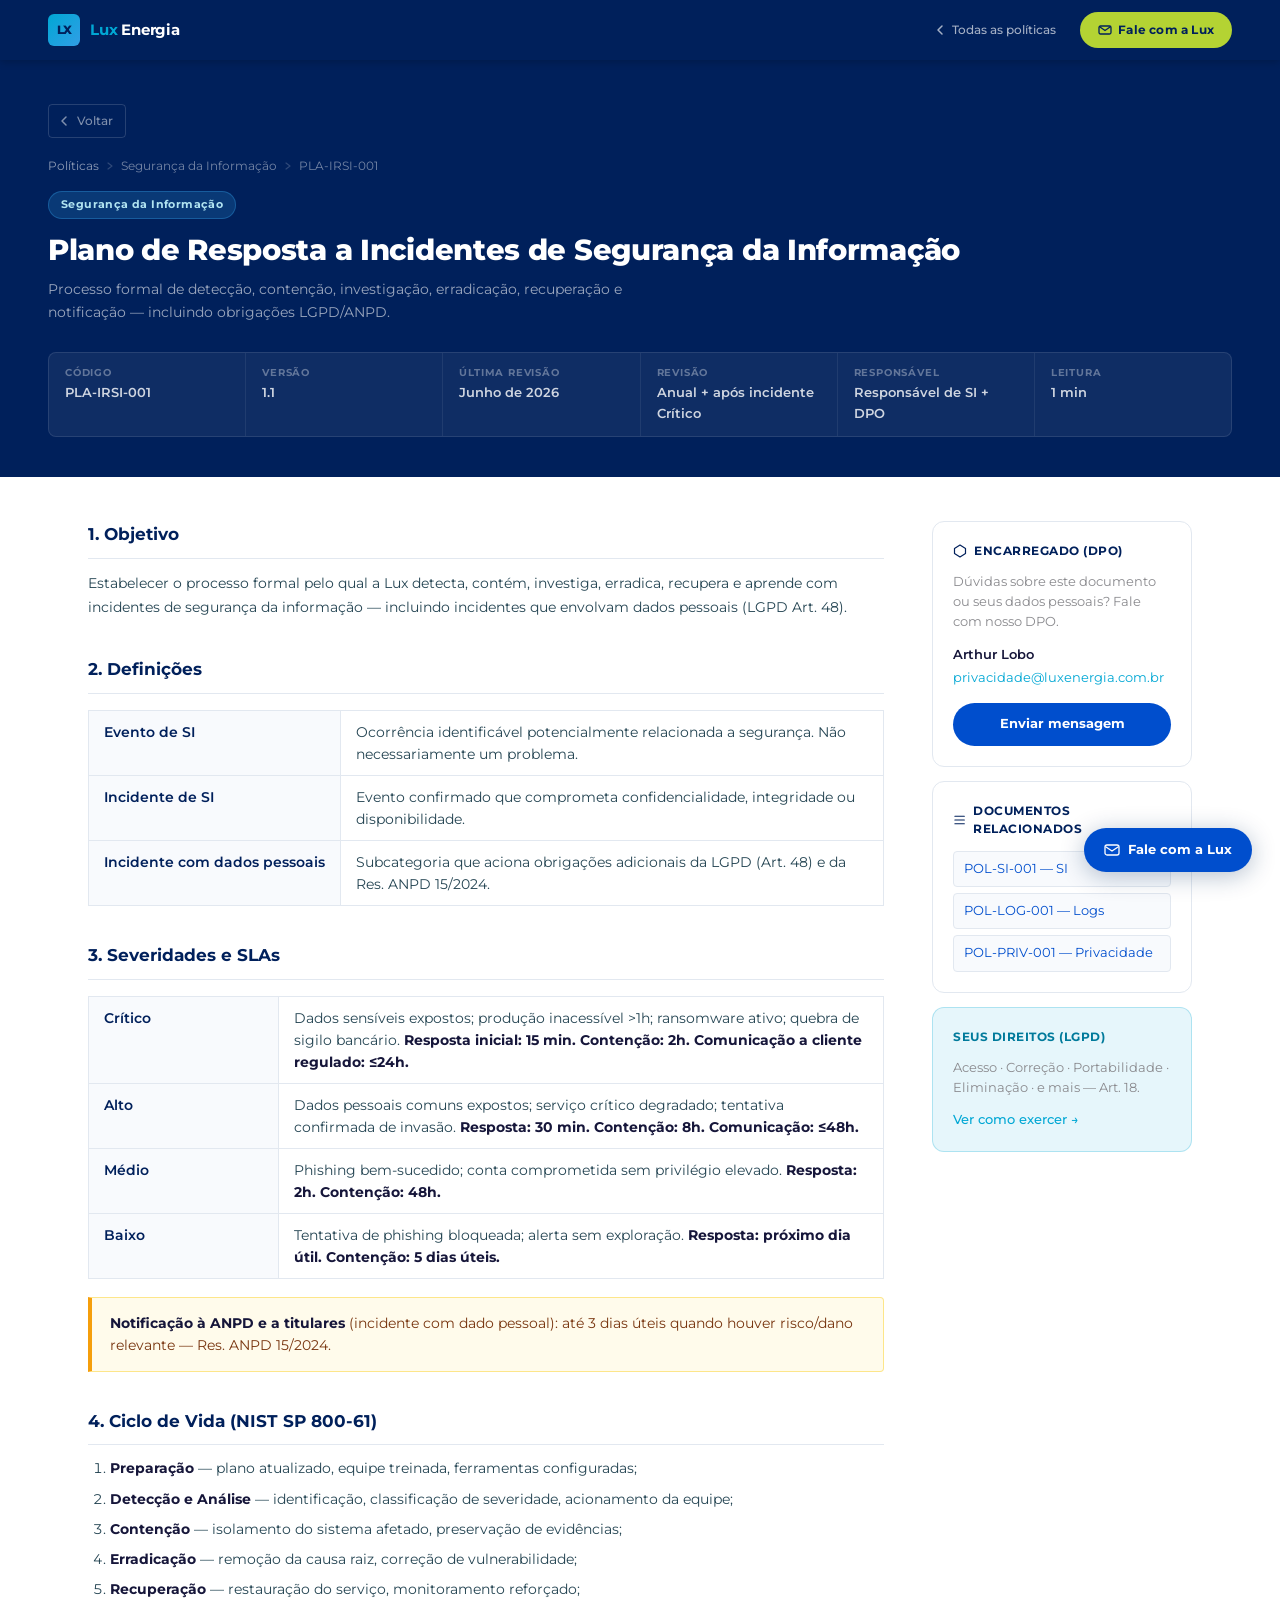
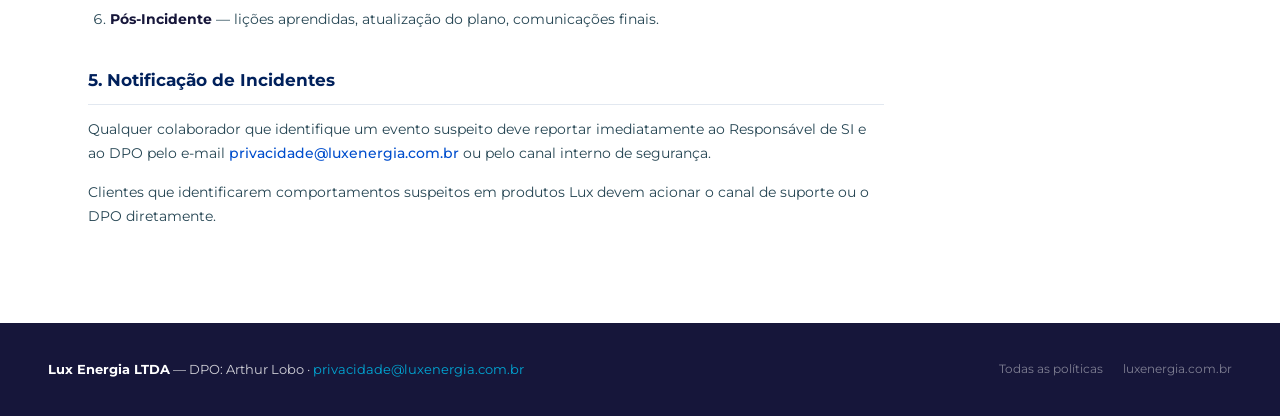
<file: pla-irsi-001.html>
<!DOCTYPE html>
<html lang="pt-BR">
<head>
  <meta charset="UTF-8">
  <meta name="viewport" content="width=device-width, initial-scale=1.0">
  <title>PLA-IRSI-001 — Plano de Resposta a Incidentes — Lux Energia</title>
  <link rel="stylesheet" href="_shared.css">
</head>
<body>

<div id="read-progress"></div>

<nav class="site-nav">
  <a href="https://www.luxenergia.com.br" class="nav-logo">
    <div class="nav-logo-mark">LX</div>
    <span class="nav-logo-text"><span>Lux</span> Energia</span>
  </a>
  <div class="nav-right">
    <a href="index.html" class="nav-back">
      <svg width="14" height="14" viewBox="0 0 14 14" fill="none"><path d="M9 11L5 7l4-4" stroke="currentColor" stroke-width="1.5" stroke-linecap="round" stroke-linejoin="round"/></svg>
      Todas as políticas
    </a>
    <a href="mailto:privacidade@luxenergia.com.br" class="nav-cta">
      <svg width="14" height="14" viewBox="0 0 14 14" fill="none"><path d="M2 4l5 3.5L12 4" stroke="currentColor" stroke-width="1.3" stroke-linecap="round"/><rect x="1" y="3" width="12" height="8" rx="1.5" stroke="currentColor" stroke-width="1.3"/></svg>
      Fale com a Lux
    </a>
  </div>
</nav>

<div class="doc-hero">
  <div class="doc-hero-inner">
    <a href="index.html" class="back-btn">
      <svg width="14" height="14" viewBox="0 0 14 14" fill="none"><path d="M9 11L5 7l4-4" stroke="currentColor" stroke-width="1.5" stroke-linecap="round" stroke-linejoin="round"/></svg>
      Voltar
    </a>
    <div class="doc-breadcrumb">
      <a href="index.html">Políticas</a>
      <svg width="10" height="10" viewBox="0 0 10 10" fill="none"><path d="M3 8l4-3-4-3" stroke="currentColor" stroke-width="1.2" stroke-linecap="round" stroke-linejoin="round"/></svg>
      <span>Segurança da Informação</span>
      <svg width="10" height="10" viewBox="0 0 10 10" fill="none"><path d="M3 8l4-3-4-3" stroke="currentColor" stroke-width="1.2" stroke-linecap="round" stroke-linejoin="round"/></svg>
      <span>PLA-IRSI-001</span>
    </div>
    <div class="cat-pill security doc-cat-pill">Segurança da Informação</div>
    <h1>Plano de Resposta a Incidentes de Segurança da Informação</h1>
    <p class="doc-subtitle">Processo formal de detecção, contenção, investigação, erradicação, recuperação e notificação — incluindo obrigações LGPD/ANPD.</p>
    <div class="doc-meta-row">
      <div class="doc-meta-item">
        <span class="doc-meta-label">Código</span>
        <span class="doc-meta-val">PLA-IRSI-001</span>
      </div>
      <div class="doc-meta-item">
        <span class="doc-meta-label">Versão</span>
        <span class="doc-meta-val">1.1</span>
      </div>
      <div class="doc-meta-item">
        <span class="doc-meta-label">Última revisão</span>
        <span class="doc-meta-val">Junho de 2026</span>
      </div>
      <div class="doc-meta-item">
        <span class="doc-meta-label">Revisão</span>
        <span class="doc-meta-val">Anual + após incidente Crítico</span>
      </div>
      <div class="doc-meta-item">
        <span class="doc-meta-label">Responsável</span>
        <span class="doc-meta-val">Responsável de SI + DPO</span>
      </div>
      <div class="doc-meta-item" id="read-time-meta">
        <span class="doc-meta-label">Leitura</span>
        <span class="doc-meta-val" id="read-time-val">—</span>
      </div>
    </div>
  </div>
</div>

<div class="doc-layout container">
  <main class="doc-main">

    <h2>1. Objetivo</h2>
    <p>Estabelecer o processo formal pelo qual a Lux detecta, contém, investiga, erradica, recupera e aprende com incidentes de segurança da informação — incluindo incidentes que envolvam dados pessoais (LGPD Art. 48).</p>

    <h2>2. Definições</h2>
    <table class="info-table">
      <tr><th>Evento de SI</th><td>Ocorrência identificável potencialmente relacionada a segurança. Não necessariamente um problema.</td></tr>
      <tr><th>Incidente de SI</th><td>Evento confirmado que comprometa confidencialidade, integridade ou disponibilidade.</td></tr>
      <tr><th>Incidente com dados pessoais</th><td>Subcategoria que aciona obrigações adicionais da LGPD (Art. 48) e da Res. ANPD 15/2024.</td></tr>
    </table>

    <h2>3. Severidades e SLAs</h2>
    <table class="info-table">
      <tr><th>Crítico</th><td>Dados sensíveis expostos; produção inacessível &gt;1h; ransomware ativo; quebra de sigilo bancário. <strong>Resposta inicial: 15 min. Contenção: 2h. Comunicação a cliente regulado: ≤24h.</strong></td></tr>
      <tr><th>Alto</th><td>Dados pessoais comuns expostos; serviço crítico degradado; tentativa confirmada de invasão. <strong>Resposta: 30 min. Contenção: 8h. Comunicação: ≤48h.</strong></td></tr>
      <tr><th>Médio</th><td>Phishing bem-sucedido; conta comprometida sem privilégio elevado. <strong>Resposta: 2h. Contenção: 48h.</strong></td></tr>
      <tr><th>Baixo</th><td>Tentativa de phishing bloqueada; alerta sem exploração. <strong>Resposta: próximo dia útil. Contenção: 5 dias úteis.</strong></td></tr>
    </table>

    <div class="box-warn"><strong>Notificação à ANPD e a titulares</strong> (incidente com dado pessoal): até 3 dias úteis quando houver risco/dano relevante — Res. ANPD 15/2024.</div>

    <h2>4. Ciclo de Vida (NIST SP 800-61)</h2>
    <ol>
      <li><strong>Preparação</strong> — plano atualizado, equipe treinada, ferramentas configuradas;</li>
      <li><strong>Detecção e Análise</strong> — identificação, classificação de severidade, acionamento da equipe;</li>
      <li><strong>Contenção</strong> — isolamento do sistema afetado, preservação de evidências;</li>
      <li><strong>Erradicação</strong> — remoção da causa raiz, correção de vulnerabilidade;</li>
      <li><strong>Recuperação</strong> — restauração do serviço, monitoramento reforçado;</li>
      <li><strong>Pós-Incidente</strong> — lições aprendidas, atualização do plano, comunicações finais.</li>
    </ol>

    <h2>5. Notificação de Incidentes</h2>
    <p>Qualquer colaborador que identifique um evento suspeito deve reportar imediatamente ao Responsável de SI e ao DPO pelo e-mail <a href="mailto:privacidade@luxenergia.com.br">privacidade@luxenergia.com.br</a> ou pelo canal interno de segurança.</p>
    <p>Clientes que identificarem comportamentos suspeitos em produtos Lux devem acionar o canal de suporte ou o DPO diretamente.</p>

  </main>
  <aside class="doc-sidebar">
    <div class="sidebar-card">
      <div class="sidebar-card-title">
        <svg width="14" height="14" viewBox="0 0 14 14" fill="none"><path d="M7 1L1.5 4.5v5L7 13l5.5-3.5v-5L7 1z" stroke="currentColor" stroke-width="1.2" stroke-linejoin="round"/></svg>
        Encarregado (DPO)
      </div>
      <p style="font-size:.83rem;color:var(--text-light);line-height:1.5;margin:0 0 12px">Dúvidas sobre este documento ou seus dados pessoais? Fale com nosso DPO.</p>
      <div style="font-size:.82rem;font-weight:600;color:var(--text)">Arthur Lobo</div>
      <a href="mailto:privacidade@luxenergia.com.br" style="font-size:.8rem;color:var(--teal);word-break:break-all">privacidade@luxenergia.com.br</a>
      <a href="mailto:privacidade@luxenergia.com.br" class="sidebar-contact-btn">Enviar mensagem</a>
    </div>
    <div class="sidebar-card">
      <div class="sidebar-card-title">
        <svg width="14" height="14" viewBox="0 0 14 14" fill="none"><path d="M2 11h10M2 7h10M2 3h10" stroke="currentColor" stroke-width="1.2" stroke-linecap="round"/></svg>
        Documentos relacionados
      </div>
      <ul class="sidebar-related">
        <li><a href="pol-si-001.html">POL-SI-001 — SI</a></li>
        <li><a href="pol-log-001.html">POL-LOG-001 — Logs</a></li>
        <li><a href="pol-priv-001.html">POL-PRIV-001 — Privacidade</a></li>
      </ul>
    </div>
    <div class="sidebar-card sidebar-lgpd">
      <div class="sidebar-card-title">Seus direitos (LGPD)</div>
      <p style="font-size:.8rem;color:var(--text-light);line-height:1.5;margin:0 0 10px">Acesso · Correção · Portabilidade · Eliminação · e mais — Art. 18.</p>
      <a href="sop-tit-001.html" style="font-size:.8rem;color:var(--teal);font-weight:500">Ver como exercer →</a>
    </div>
  </aside>
</div>

<a href="mailto:privacidade@luxenergia.com.br" class="float-contact">
  <svg width="16" height="16" viewBox="0 0 16 16" fill="none"><path d="M2 5l6 4 6-4" stroke="currentColor" stroke-width="1.3" stroke-linecap="round"/><rect x="1" y="3" width="14" height="10" rx="2" stroke="currentColor" stroke-width="1.3"/></svg>
  Fale com a Lux
</a>

<footer class="site-footer">
  <div class="footer-inner">
    <div class="footer-brand">
      <strong>Lux Energia LTDA</strong> — DPO: Arthur Lobo · <a href="mailto:privacidade@luxenergia.com.br">privacidade@luxenergia.com.br</a>
    </div>
    <div class="footer-links">
      <a href="index.html">Todas as políticas</a>
      <a href="https://www.luxenergia.com.br">luxenergia.com.br</a>
    </div>
  </div>
</footer>

<script>
  const bar = document.getElementById('read-progress');
  window.addEventListener('scroll', () => {
    const doc = document.documentElement;
    const scrolled = doc.scrollTop / (doc.scrollHeight - doc.clientHeight);
    bar.style.width = Math.min(100, scrolled * 100) + '%';
  });
  const main = document.querySelector('.doc-main');
  if (main) {
    const words = main.innerText.trim().split(/\s+/).length;
    const mins = Math.max(1, Math.round(words / 200));
    document.getElementById('read-time-val').textContent = mins + ' min';
  }
</script>
</body>
</html>
</file>
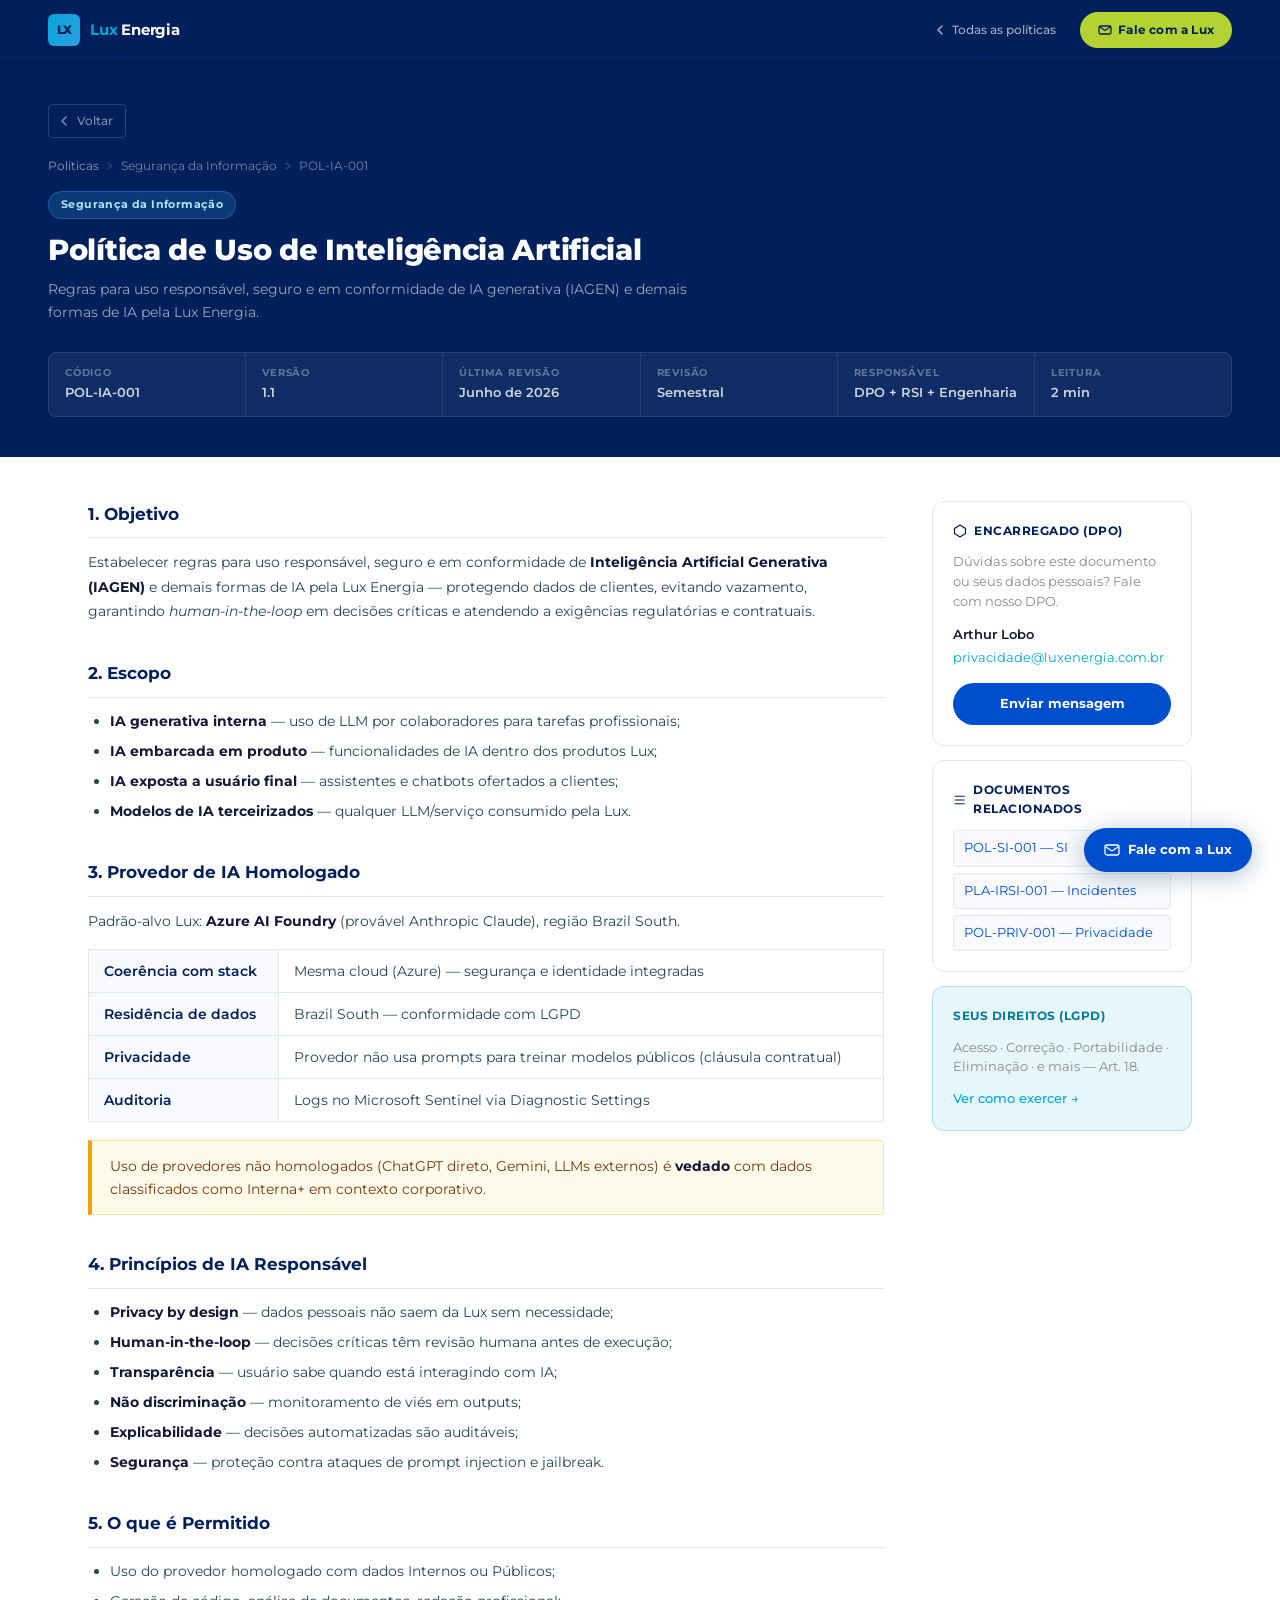
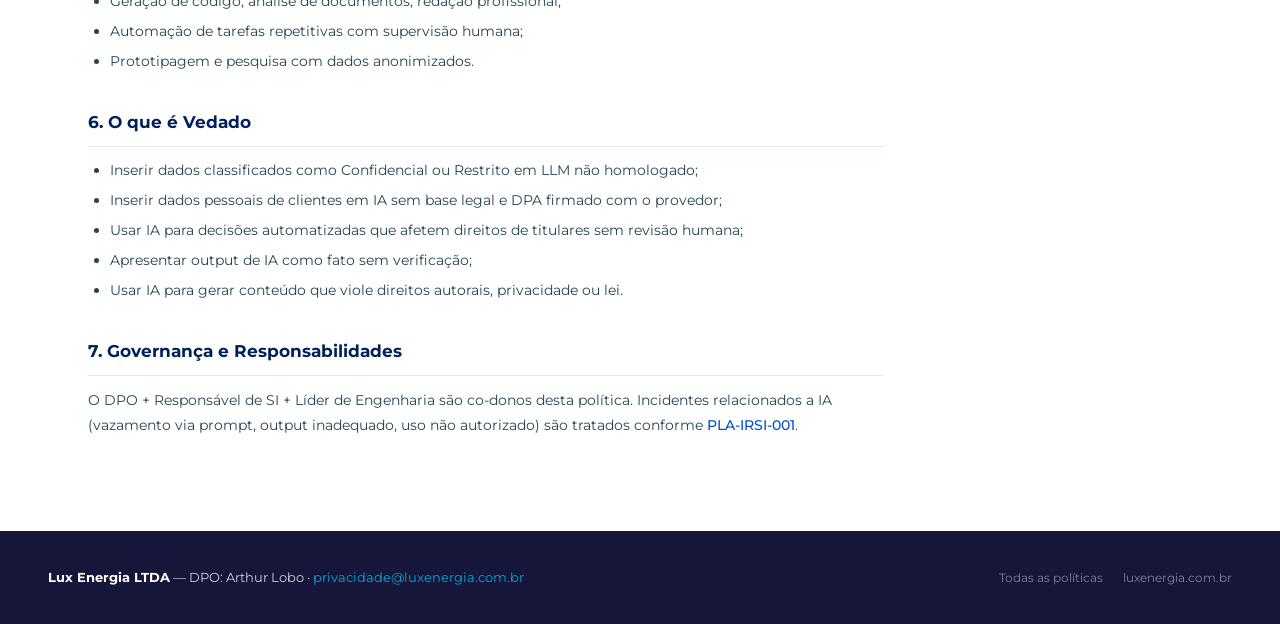
<file: pol-ia-001.html>
<!DOCTYPE html>
<html lang="pt-BR">
<head>
  <meta charset="UTF-8">
  <meta name="viewport" content="width=device-width, initial-scale=1.0">
  <title>POL-IA-001 — Política de Uso de Inteligência Artificial — Lux Energia</title>
  <link rel="stylesheet" href="_shared.css">
</head>
<body>

<div id="read-progress"></div>

<nav class="site-nav">
  <a href="https://www.luxenergia.com.br" class="nav-logo">
    <div class="nav-logo-mark">LX</div>
    <span class="nav-logo-text"><span>Lux</span> Energia</span>
  </a>
  <div class="nav-right">
    <a href="index.html" class="nav-back">
      <svg width="14" height="14" viewBox="0 0 14 14" fill="none"><path d="M9 11L5 7l4-4" stroke="currentColor" stroke-width="1.5" stroke-linecap="round" stroke-linejoin="round"/></svg>
      Todas as políticas
    </a>
    <a href="mailto:privacidade@luxenergia.com.br" class="nav-cta">
      <svg width="14" height="14" viewBox="0 0 14 14" fill="none"><path d="M2 4l5 3.5L12 4" stroke="currentColor" stroke-width="1.3" stroke-linecap="round"/><rect x="1" y="3" width="12" height="8" rx="1.5" stroke="currentColor" stroke-width="1.3"/></svg>
      Fale com a Lux
    </a>
  </div>
</nav>

<div class="doc-hero">
  <div class="doc-hero-inner">
    <a href="index.html" class="back-btn">
      <svg width="14" height="14" viewBox="0 0 14 14" fill="none"><path d="M9 11L5 7l4-4" stroke="currentColor" stroke-width="1.5" stroke-linecap="round" stroke-linejoin="round"/></svg>
      Voltar
    </a>
    <div class="doc-breadcrumb">
      <a href="index.html">Políticas</a>
      <svg width="10" height="10" viewBox="0 0 10 10" fill="none"><path d="M3 8l4-3-4-3" stroke="currentColor" stroke-width="1.2" stroke-linecap="round" stroke-linejoin="round"/></svg>
      <span>Segurança da Informação</span>
      <svg width="10" height="10" viewBox="0 0 10 10" fill="none"><path d="M3 8l4-3-4-3" stroke="currentColor" stroke-width="1.2" stroke-linecap="round" stroke-linejoin="round"/></svg>
      <span>POL-IA-001</span>
    </div>
    <div class="cat-pill security doc-cat-pill">Segurança da Informação</div>
    <h1>Política de Uso de Inteligência Artificial</h1>
    <p class="doc-subtitle">Regras para uso responsável, seguro e em conformidade de IA generativa (IAGEN) e demais formas de IA pela Lux Energia.</p>
    <div class="doc-meta-row">
      <div class="doc-meta-item">
        <span class="doc-meta-label">Código</span>
        <span class="doc-meta-val">POL-IA-001</span>
      </div>
      <div class="doc-meta-item">
        <span class="doc-meta-label">Versão</span>
        <span class="doc-meta-val">1.1</span>
      </div>
      <div class="doc-meta-item">
        <span class="doc-meta-label">Última revisão</span>
        <span class="doc-meta-val">Junho de 2026</span>
      </div>
      <div class="doc-meta-item">
        <span class="doc-meta-label">Revisão</span>
        <span class="doc-meta-val">Semestral</span>
      </div>
      <div class="doc-meta-item">
        <span class="doc-meta-label">Responsável</span>
        <span class="doc-meta-val">DPO + RSI + Engenharia</span>
      </div>
      <div class="doc-meta-item" id="read-time-meta">
        <span class="doc-meta-label">Leitura</span>
        <span class="doc-meta-val" id="read-time-val">—</span>
      </div>
    </div>
  </div>
</div>

<div class="doc-layout container">
  <main class="doc-main">

    <h2>1. Objetivo</h2>
    <p>Estabelecer regras para uso responsável, seguro e em conformidade de <strong>Inteligência Artificial Generativa (IAGEN)</strong> e demais formas de IA pela Lux Energia — protegendo dados de clientes, evitando vazamento, garantindo <em>human-in-the-loop</em> em decisões críticas e atendendo a exigências regulatórias e contratuais.</p>

    <h2>2. Escopo</h2>
    <ul>
      <li><strong>IA generativa interna</strong> — uso de LLM por colaboradores para tarefas profissionais;</li>
      <li><strong>IA embarcada em produto</strong> — funcionalidades de IA dentro dos produtos Lux;</li>
      <li><strong>IA exposta a usuário final</strong> — assistentes e chatbots ofertados a clientes;</li>
      <li><strong>Modelos de IA terceirizados</strong> — qualquer LLM/serviço consumido pela Lux.</li>
    </ul>

    <h2>3. Provedor de IA Homologado</h2>
    <p>Padrão-alvo Lux: <strong>Azure AI Foundry</strong> (provável Anthropic Claude), região Brazil South.</p>
    <table class="info-table">
      <tr><th>Coerência com stack</th><td>Mesma cloud (Azure) — segurança e identidade integradas</td></tr>
      <tr><th>Residência de dados</th><td>Brazil South — conformidade com LGPD</td></tr>
      <tr><th>Privacidade</th><td>Provedor não usa prompts para treinar modelos públicos (cláusula contratual)</td></tr>
      <tr><th>Auditoria</th><td>Logs no Microsoft Sentinel via Diagnostic Settings</td></tr>
    </table>
    <div class="box-warn">Uso de provedores não homologados (ChatGPT direto, Gemini, LLMs externos) é <strong>vedado</strong> com dados classificados como Interna+ em contexto corporativo.</div>

    <h2>4. Princípios de IA Responsável</h2>
    <ul>
      <li><strong>Privacy by design</strong> — dados pessoais não saem da Lux sem necessidade;</li>
      <li><strong>Human-in-the-loop</strong> — decisões críticas têm revisão humana antes de execução;</li>
      <li><strong>Transparência</strong> — usuário sabe quando está interagindo com IA;</li>
      <li><strong>Não discriminação</strong> — monitoramento de viés em outputs;</li>
      <li><strong>Explicabilidade</strong> — decisões automatizadas são auditáveis;</li>
      <li><strong>Segurança</strong> — proteção contra ataques de prompt injection e jailbreak.</li>
    </ul>

    <h2>5. O que é Permitido</h2>
    <ul>
      <li>Uso do provedor homologado com dados Internos ou Públicos;</li>
      <li>Geração de código, análise de documentos, redação profissional;</li>
      <li>Automação de tarefas repetitivas com supervisão humana;</li>
      <li>Prototipagem e pesquisa com dados anonimizados.</li>
    </ul>

    <h2>6. O que é Vedado</h2>
    <ul>
      <li>Inserir dados classificados como Confidencial ou Restrito em LLM não homologado;</li>
      <li>Inserir dados pessoais de clientes em IA sem base legal e DPA firmado com o provedor;</li>
      <li>Usar IA para decisões automatizadas que afetem direitos de titulares sem revisão humana;</li>
      <li>Apresentar output de IA como fato sem verificação;</li>
      <li>Usar IA para gerar conteúdo que viole direitos autorais, privacidade ou lei.</li>
    </ul>

    <h2>7. Governança e Responsabilidades</h2>
    <p>O DPO + Responsável de SI + Líder de Engenharia são co-donos desta política. Incidentes relacionados a IA (vazamento via prompt, output inadequado, uso não autorizado) são tratados conforme <a href="pla-irsi-001.html">PLA-IRSI-001</a>.</p>

  </main>
  <aside class="doc-sidebar">
    <div class="sidebar-card">
      <div class="sidebar-card-title">
        <svg width="14" height="14" viewBox="0 0 14 14" fill="none"><path d="M7 1L1.5 4.5v5L7 13l5.5-3.5v-5L7 1z" stroke="currentColor" stroke-width="1.2" stroke-linejoin="round"/></svg>
        Encarregado (DPO)
      </div>
      <p style="font-size:.83rem;color:var(--text-light);line-height:1.5;margin:0 0 12px">Dúvidas sobre este documento ou seus dados pessoais? Fale com nosso DPO.</p>
      <div style="font-size:.82rem;font-weight:600;color:var(--text)">Arthur Lobo</div>
      <a href="mailto:privacidade@luxenergia.com.br" style="font-size:.8rem;color:var(--teal);word-break:break-all">privacidade@luxenergia.com.br</a>
      <a href="mailto:privacidade@luxenergia.com.br" class="sidebar-contact-btn">Enviar mensagem</a>
    </div>
    <div class="sidebar-card">
      <div class="sidebar-card-title">
        <svg width="14" height="14" viewBox="0 0 14 14" fill="none"><path d="M2 11h10M2 7h10M2 3h10" stroke="currentColor" stroke-width="1.2" stroke-linecap="round"/></svg>
        Documentos relacionados
      </div>
      <ul class="sidebar-related">
        <li><a href="pol-si-001.html">POL-SI-001 — SI</a></li>
        <li><a href="pla-irsi-001.html">PLA-IRSI-001 — Incidentes</a></li>
        <li><a href="pol-priv-001.html">POL-PRIV-001 — Privacidade</a></li>
      </ul>
    </div>
    <div class="sidebar-card sidebar-lgpd">
      <div class="sidebar-card-title">Seus direitos (LGPD)</div>
      <p style="font-size:.8rem;color:var(--text-light);line-height:1.5;margin:0 0 10px">Acesso · Correção · Portabilidade · Eliminação · e mais — Art. 18.</p>
      <a href="sop-tit-001.html" style="font-size:.8rem;color:var(--teal);font-weight:500">Ver como exercer →</a>
    </div>
  </aside>
</div>

<a href="mailto:privacidade@luxenergia.com.br" class="float-contact">
  <svg width="16" height="16" viewBox="0 0 16 16" fill="none"><path d="M2 5l6 4 6-4" stroke="currentColor" stroke-width="1.3" stroke-linecap="round"/><rect x="1" y="3" width="14" height="10" rx="2" stroke="currentColor" stroke-width="1.3"/></svg>
  Fale com a Lux
</a>

<footer class="site-footer">
  <div class="footer-inner">
    <div class="footer-brand">
      <strong>Lux Energia LTDA</strong> — DPO: Arthur Lobo · <a href="mailto:privacidade@luxenergia.com.br">privacidade@luxenergia.com.br</a>
    </div>
    <div class="footer-links">
      <a href="index.html">Todas as políticas</a>
      <a href="https://www.luxenergia.com.br">luxenergia.com.br</a>
    </div>
  </div>
</footer>

<script>
  const bar = document.getElementById('read-progress');
  window.addEventListener('scroll', () => {
    const doc = document.documentElement;
    const scrolled = doc.scrollTop / (doc.scrollHeight - doc.clientHeight);
    bar.style.width = Math.min(100, scrolled * 100) + '%';
  });
  const main = document.querySelector('.doc-main');
  if (main) {
    const words = main.innerText.trim().split(/\s+/).length;
    const mins = Math.max(1, Math.round(words / 200));
    document.getElementById('read-time-val').textContent = mins + ' min';
  }
</script>
</body>
</html>
</file>
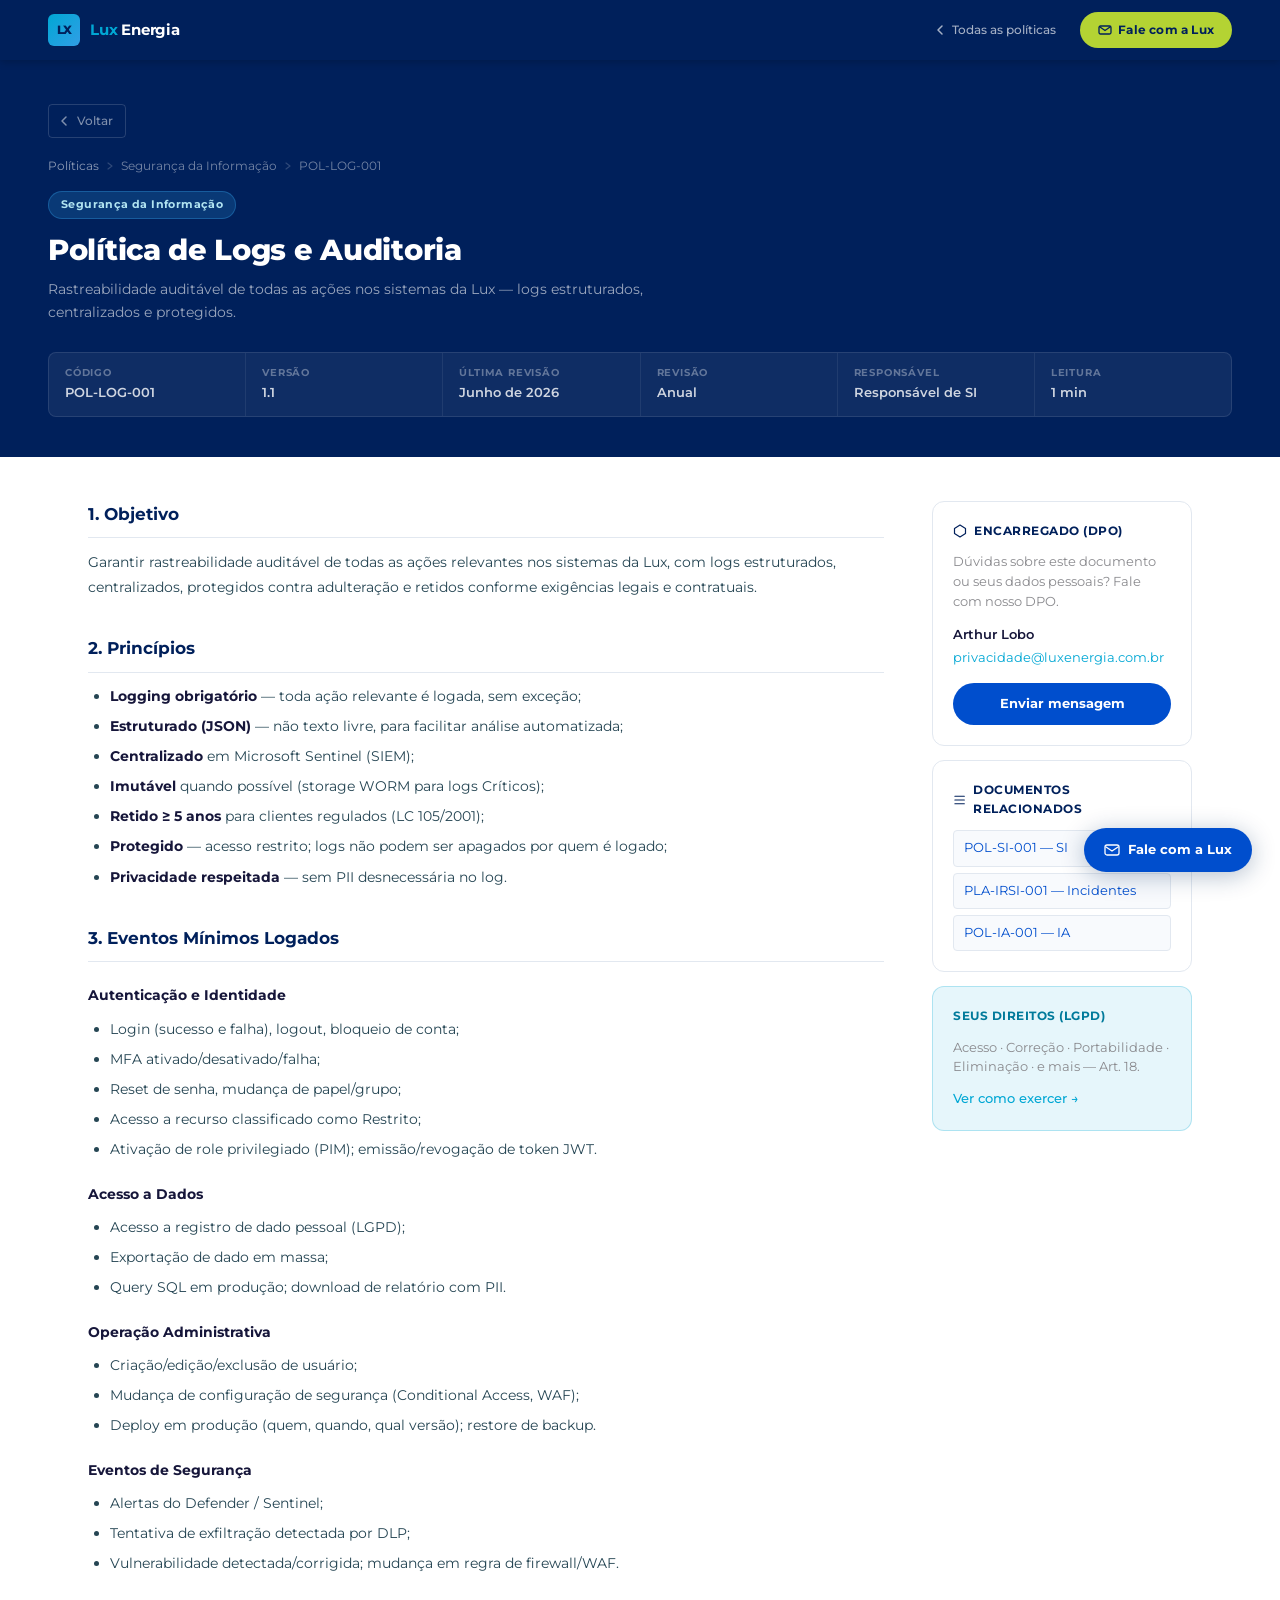
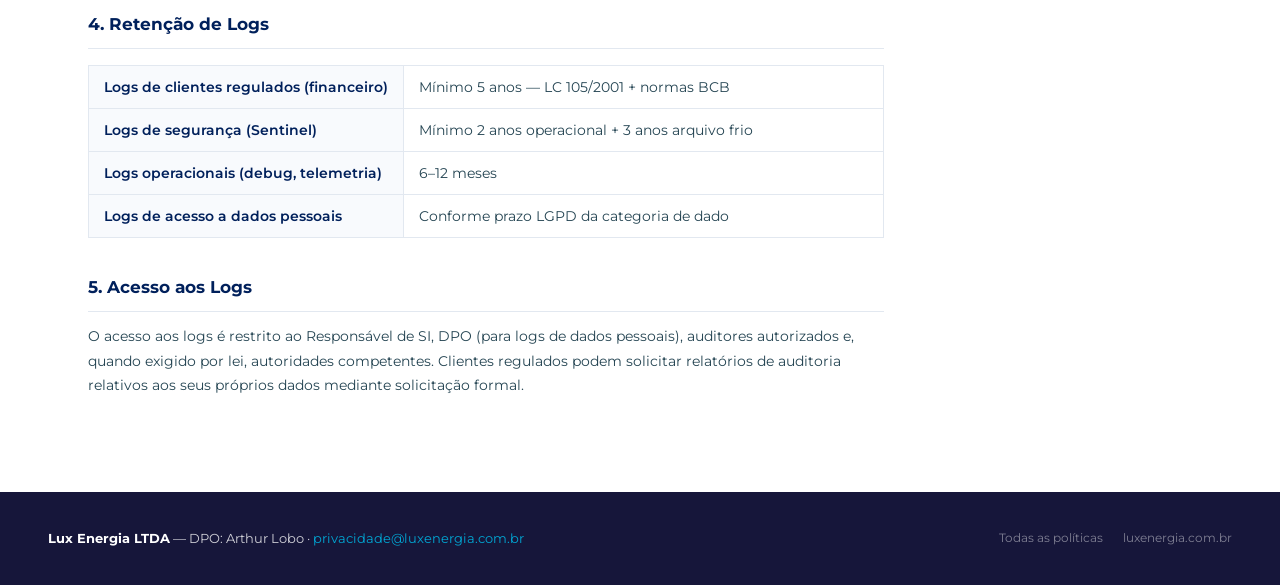
<file: pol-log-001.html>
<!DOCTYPE html>
<html lang="pt-BR">
<head>
  <meta charset="UTF-8">
  <meta name="viewport" content="width=device-width, initial-scale=1.0">
  <title>POL-LOG-001 — Política de Logs e Auditoria — Lux Energia</title>
  <link rel="stylesheet" href="_shared.css">
</head>
<body>

<div id="read-progress"></div>

<nav class="site-nav">
  <a href="https://www.luxenergia.com.br" class="nav-logo">
    <div class="nav-logo-mark">LX</div>
    <span class="nav-logo-text"><span>Lux</span> Energia</span>
  </a>
  <div class="nav-right">
    <a href="index.html" class="nav-back">
      <svg width="14" height="14" viewBox="0 0 14 14" fill="none"><path d="M9 11L5 7l4-4" stroke="currentColor" stroke-width="1.5" stroke-linecap="round" stroke-linejoin="round"/></svg>
      Todas as políticas
    </a>
    <a href="mailto:privacidade@luxenergia.com.br" class="nav-cta">
      <svg width="14" height="14" viewBox="0 0 14 14" fill="none"><path d="M2 4l5 3.5L12 4" stroke="currentColor" stroke-width="1.3" stroke-linecap="round"/><rect x="1" y="3" width="12" height="8" rx="1.5" stroke="currentColor" stroke-width="1.3"/></svg>
      Fale com a Lux
    </a>
  </div>
</nav>

<div class="doc-hero">
  <div class="doc-hero-inner">
    <a href="index.html" class="back-btn">
      <svg width="14" height="14" viewBox="0 0 14 14" fill="none"><path d="M9 11L5 7l4-4" stroke="currentColor" stroke-width="1.5" stroke-linecap="round" stroke-linejoin="round"/></svg>
      Voltar
    </a>
    <div class="doc-breadcrumb">
      <a href="index.html">Políticas</a>
      <svg width="10" height="10" viewBox="0 0 10 10" fill="none"><path d="M3 8l4-3-4-3" stroke="currentColor" stroke-width="1.2" stroke-linecap="round" stroke-linejoin="round"/></svg>
      <span>Segurança da Informação</span>
      <svg width="10" height="10" viewBox="0 0 10 10" fill="none"><path d="M3 8l4-3-4-3" stroke="currentColor" stroke-width="1.2" stroke-linecap="round" stroke-linejoin="round"/></svg>
      <span>POL-LOG-001</span>
    </div>
    <div class="cat-pill security doc-cat-pill">Segurança da Informação</div>
    <h1>Política de Logs e Auditoria</h1>
    <p class="doc-subtitle">Rastreabilidade auditável de todas as ações nos sistemas da Lux — logs estruturados, centralizados e protegidos.</p>
    <div class="doc-meta-row">
      <div class="doc-meta-item">
        <span class="doc-meta-label">Código</span>
        <span class="doc-meta-val">POL-LOG-001</span>
      </div>
      <div class="doc-meta-item">
        <span class="doc-meta-label">Versão</span>
        <span class="doc-meta-val">1.1</span>
      </div>
      <div class="doc-meta-item">
        <span class="doc-meta-label">Última revisão</span>
        <span class="doc-meta-val">Junho de 2026</span>
      </div>
      <div class="doc-meta-item">
        <span class="doc-meta-label">Revisão</span>
        <span class="doc-meta-val">Anual</span>
      </div>
      <div class="doc-meta-item">
        <span class="doc-meta-label">Responsável</span>
        <span class="doc-meta-val">Responsável de SI</span>
      </div>
      <div class="doc-meta-item" id="read-time-meta">
        <span class="doc-meta-label">Leitura</span>
        <span class="doc-meta-val" id="read-time-val">—</span>
      </div>
    </div>
  </div>
</div>

<div class="doc-layout container">
  <main class="doc-main">

    <h2>1. Objetivo</h2>
    <p>Garantir rastreabilidade auditável de todas as ações relevantes nos sistemas da Lux, com logs estruturados, centralizados, protegidos contra adulteração e retidos conforme exigências legais e contratuais.</p>

    <h2>2. Princípios</h2>
    <ul>
      <li><strong>Logging obrigatório</strong> — toda ação relevante é logada, sem exceção;</li>
      <li><strong>Estruturado (JSON)</strong> — não texto livre, para facilitar análise automatizada;</li>
      <li><strong>Centralizado</strong> em Microsoft Sentinel (SIEM);</li>
      <li><strong>Imutável</strong> quando possível (storage WORM para logs Críticos);</li>
      <li><strong>Retido ≥ 5 anos</strong> para clientes regulados (LC 105/2001);</li>
      <li><strong>Protegido</strong> — acesso restrito; logs não podem ser apagados por quem é logado;</li>
      <li><strong>Privacidade respeitada</strong> — sem PII desnecessária no log.</li>
    </ul>

    <h2>3. Eventos Mínimos Logados</h2>
    <h3>Autenticação e Identidade</h3>
    <ul>
      <li>Login (sucesso e falha), logout, bloqueio de conta;</li>
      <li>MFA ativado/desativado/falha;</li>
      <li>Reset de senha, mudança de papel/grupo;</li>
      <li>Acesso a recurso classificado como Restrito;</li>
      <li>Ativação de role privilegiado (PIM); emissão/revogação de token JWT.</li>
    </ul>
    <h3>Acesso a Dados</h3>
    <ul>
      <li>Acesso a registro de dado pessoal (LGPD);</li>
      <li>Exportação de dado em massa;</li>
      <li>Query SQL em produção; download de relatório com PII.</li>
    </ul>
    <h3>Operação Administrativa</h3>
    <ul>
      <li>Criação/edição/exclusão de usuário;</li>
      <li>Mudança de configuração de segurança (Conditional Access, WAF);</li>
      <li>Deploy em produção (quem, quando, qual versão); restore de backup.</li>
    </ul>
    <h3>Eventos de Segurança</h3>
    <ul>
      <li>Alertas do Defender / Sentinel;</li>
      <li>Tentativa de exfiltração detectada por DLP;</li>
      <li>Vulnerabilidade detectada/corrigida; mudança em regra de firewall/WAF.</li>
    </ul>

    <h2>4. Retenção de Logs</h2>
    <table class="info-table">
      <tr><th>Logs de clientes regulados (financeiro)</th><td>Mínimo 5 anos — LC 105/2001 + normas BCB</td></tr>
      <tr><th>Logs de segurança (Sentinel)</th><td>Mínimo 2 anos operacional + 3 anos arquivo frio</td></tr>
      <tr><th>Logs operacionais (debug, telemetria)</th><td>6–12 meses</td></tr>
      <tr><th>Logs de acesso a dados pessoais</th><td>Conforme prazo LGPD da categoria de dado</td></tr>
    </table>

    <h2>5. Acesso aos Logs</h2>
    <p>O acesso aos logs é restrito ao Responsável de SI, DPO (para logs de dados pessoais), auditores autorizados e, quando exigido por lei, autoridades competentes. Clientes regulados podem solicitar relatórios de auditoria relativos aos seus próprios dados mediante solicitação formal.</p>

  </main>
  <aside class="doc-sidebar">
    <div class="sidebar-card">
      <div class="sidebar-card-title">
        <svg width="14" height="14" viewBox="0 0 14 14" fill="none"><path d="M7 1L1.5 4.5v5L7 13l5.5-3.5v-5L7 1z" stroke="currentColor" stroke-width="1.2" stroke-linejoin="round"/></svg>
        Encarregado (DPO)
      </div>
      <p style="font-size:.83rem;color:var(--text-light);line-height:1.5;margin:0 0 12px">Dúvidas sobre este documento ou seus dados pessoais? Fale com nosso DPO.</p>
      <div style="font-size:.82rem;font-weight:600;color:var(--text)">Arthur Lobo</div>
      <a href="mailto:privacidade@luxenergia.com.br" style="font-size:.8rem;color:var(--teal);word-break:break-all">privacidade@luxenergia.com.br</a>
      <a href="mailto:privacidade@luxenergia.com.br" class="sidebar-contact-btn">Enviar mensagem</a>
    </div>
    <div class="sidebar-card">
      <div class="sidebar-card-title">
        <svg width="14" height="14" viewBox="0 0 14 14" fill="none"><path d="M2 11h10M2 7h10M2 3h10" stroke="currentColor" stroke-width="1.2" stroke-linecap="round"/></svg>
        Documentos relacionados
      </div>
      <ul class="sidebar-related">
        <li><a href="pol-si-001.html">POL-SI-001 — SI</a></li>
        <li><a href="pla-irsi-001.html">PLA-IRSI-001 — Incidentes</a></li>
        <li><a href="pol-ia-001.html">POL-IA-001 — IA</a></li>
      </ul>
    </div>
    <div class="sidebar-card sidebar-lgpd">
      <div class="sidebar-card-title">Seus direitos (LGPD)</div>
      <p style="font-size:.8rem;color:var(--text-light);line-height:1.5;margin:0 0 10px">Acesso · Correção · Portabilidade · Eliminação · e mais — Art. 18.</p>
      <a href="sop-tit-001.html" style="font-size:.8rem;color:var(--teal);font-weight:500">Ver como exercer →</a>
    </div>
  </aside>
</div>

<a href="mailto:privacidade@luxenergia.com.br" class="float-contact">
  <svg width="16" height="16" viewBox="0 0 16 16" fill="none"><path d="M2 5l6 4 6-4" stroke="currentColor" stroke-width="1.3" stroke-linecap="round"/><rect x="1" y="3" width="14" height="10" rx="2" stroke="currentColor" stroke-width="1.3"/></svg>
  Fale com a Lux
</a>

<footer class="site-footer">
  <div class="footer-inner">
    <div class="footer-brand">
      <strong>Lux Energia LTDA</strong> — DPO: Arthur Lobo · <a href="mailto:privacidade@luxenergia.com.br">privacidade@luxenergia.com.br</a>
    </div>
    <div class="footer-links">
      <a href="index.html">Todas as políticas</a>
      <a href="https://www.luxenergia.com.br">luxenergia.com.br</a>
    </div>
  </div>
</footer>

<script>
  const bar = document.getElementById('read-progress');
  window.addEventListener('scroll', () => {
    const doc = document.documentElement;
    const scrolled = doc.scrollTop / (doc.scrollHeight - doc.clientHeight);
    bar.style.width = Math.min(100, scrolled * 100) + '%';
  });
  const main = document.querySelector('.doc-main');
  if (main) {
    const words = main.innerText.trim().split(/\s+/).length;
    const mins = Math.max(1, Math.round(words / 200));
    document.getElementById('read-time-val').textContent = mins + ' min';
  }
</script>
</body>
</html>
</file>
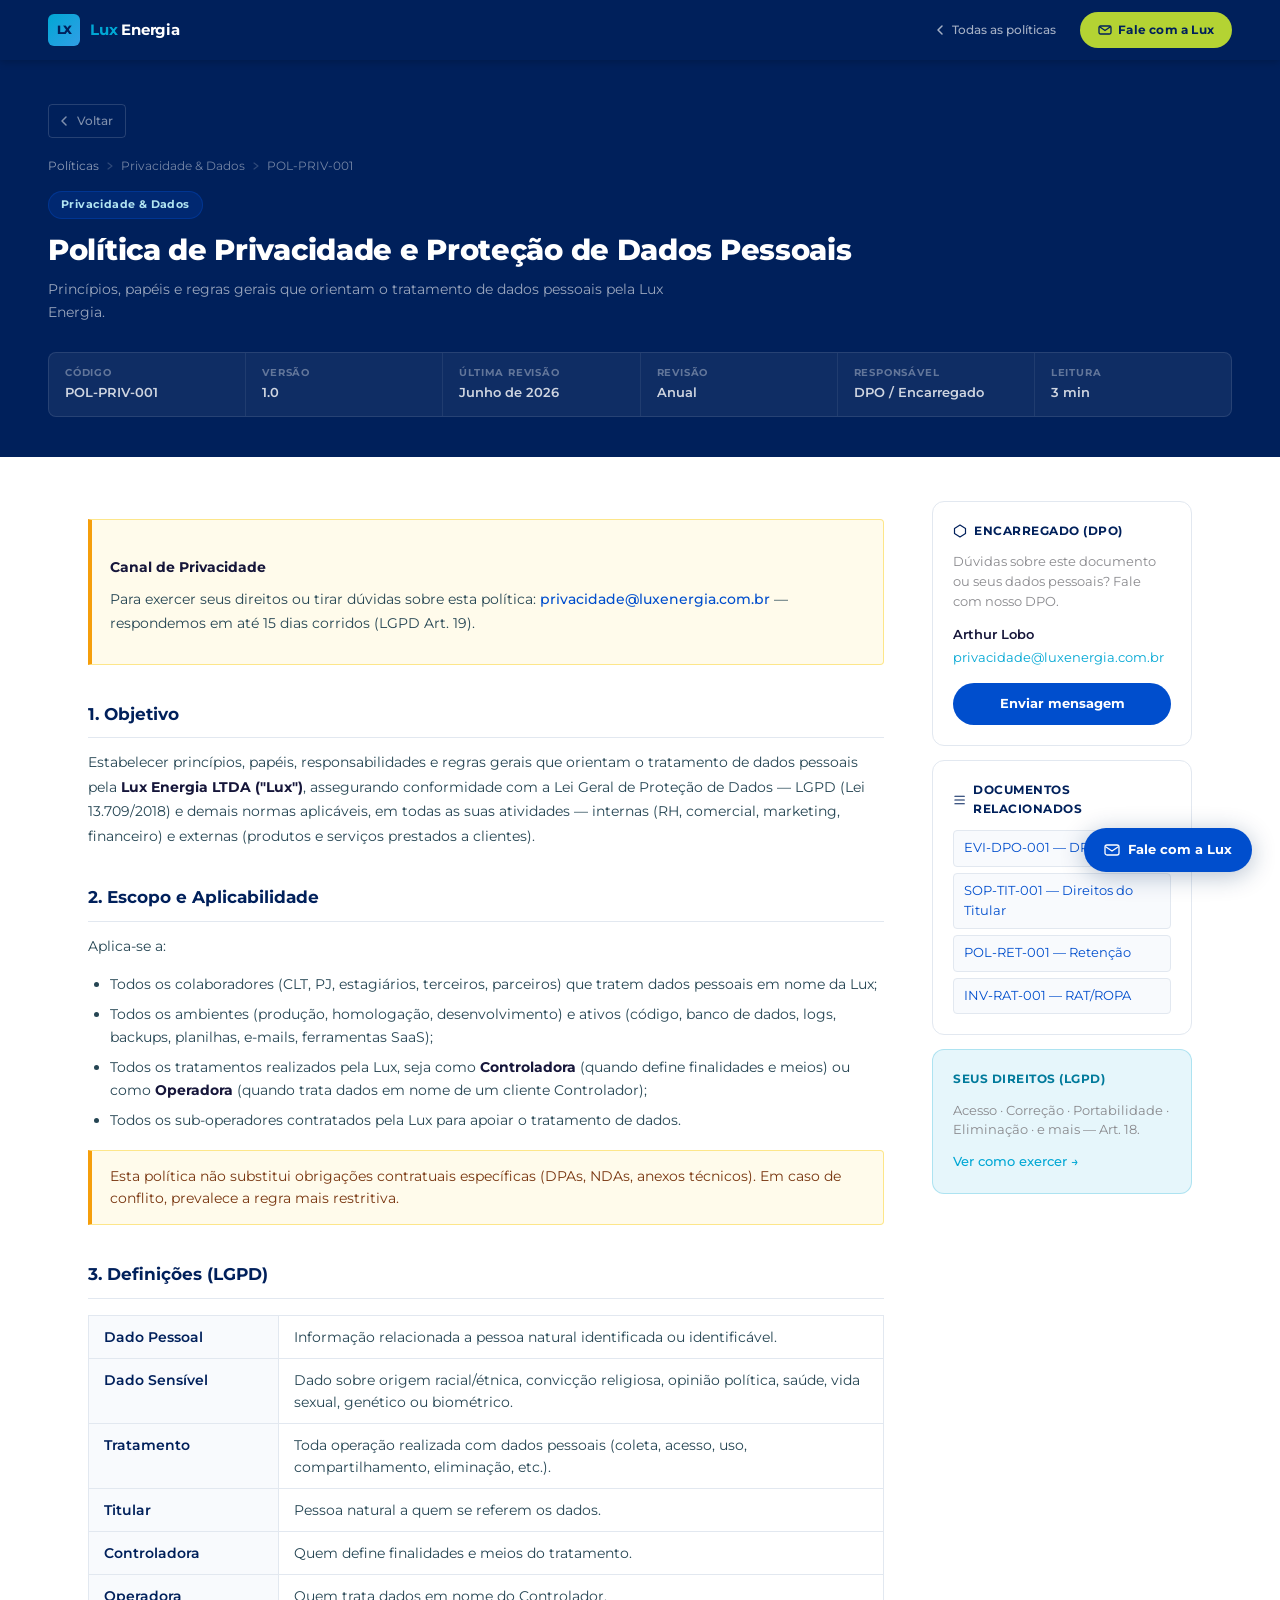
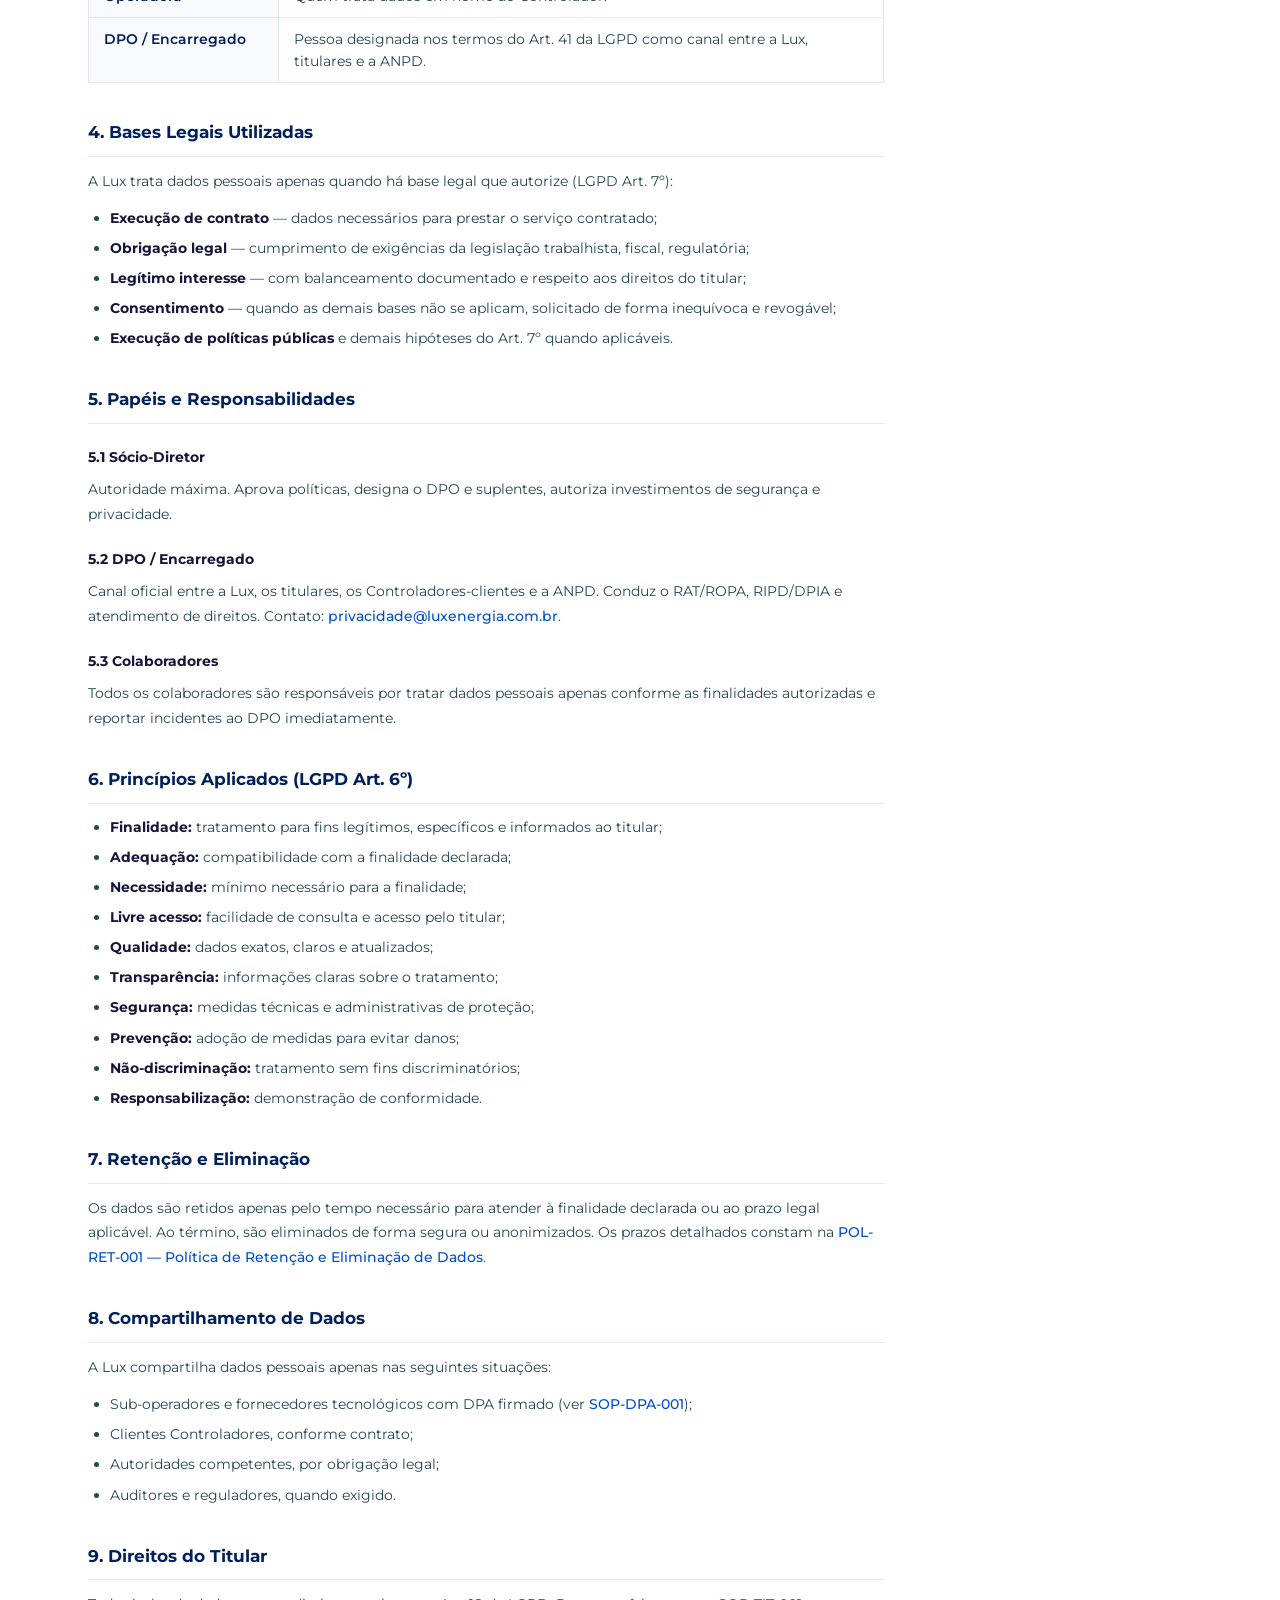
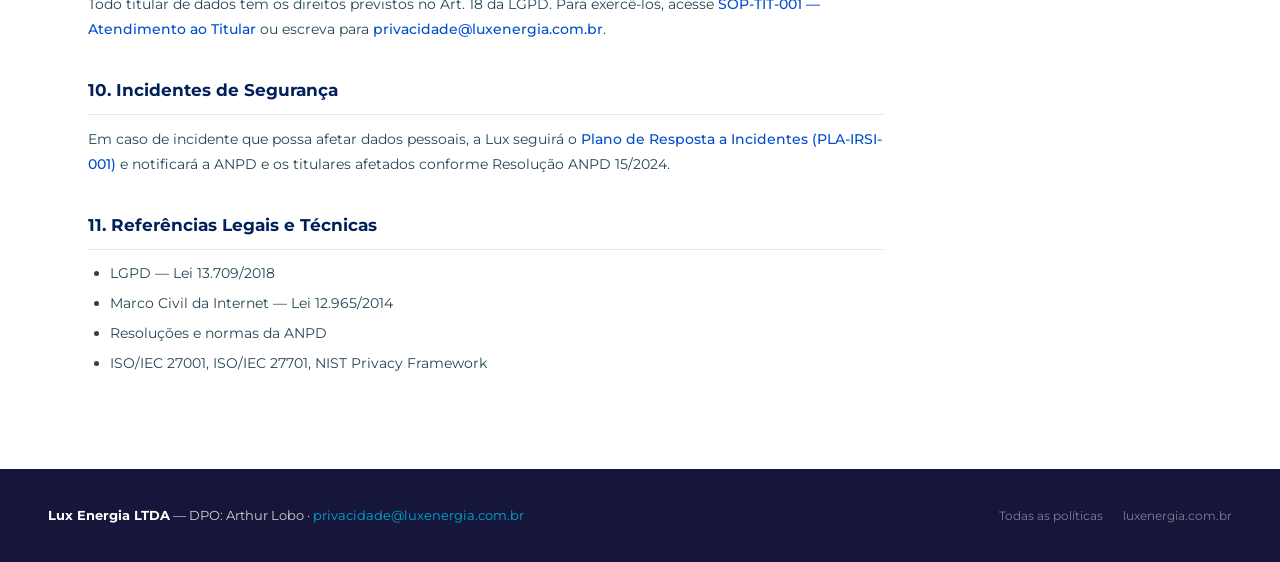
<file: pol-priv-001.html>
<!DOCTYPE html>
<html lang="pt-BR">
<head>
  <meta charset="UTF-8">
  <meta name="viewport" content="width=device-width, initial-scale=1.0">
  <title>POL-PRIV-001 — Política de Privacidade e Proteção de Dados Pessoais — Lux Energia</title>
  <link rel="stylesheet" href="_shared.css">
</head>
<body>

<div id="read-progress"></div>

<nav class="site-nav">
  <a href="https://www.luxenergia.com.br" class="nav-logo">
    <div class="nav-logo-mark">LX</div>
    <span class="nav-logo-text"><span>Lux</span> Energia</span>
  </a>
  <div class="nav-right">
    <a href="index.html" class="nav-back">
      <svg width="14" height="14" viewBox="0 0 14 14" fill="none"><path d="M9 11L5 7l4-4" stroke="currentColor" stroke-width="1.5" stroke-linecap="round" stroke-linejoin="round"/></svg>
      Todas as políticas
    </a>
    <a href="mailto:privacidade@luxenergia.com.br" class="nav-cta">
      <svg width="14" height="14" viewBox="0 0 14 14" fill="none"><path d="M2 4l5 3.5L12 4" stroke="currentColor" stroke-width="1.3" stroke-linecap="round"/><rect x="1" y="3" width="12" height="8" rx="1.5" stroke="currentColor" stroke-width="1.3"/></svg>
      Fale com a Lux
    </a>
  </div>
</nav>

<div class="doc-hero">
  <div class="doc-hero-inner">
    <a href="index.html" class="back-btn">
      <svg width="14" height="14" viewBox="0 0 14 14" fill="none"><path d="M9 11L5 7l4-4" stroke="currentColor" stroke-width="1.5" stroke-linecap="round" stroke-linejoin="round"/></svg>
      Voltar
    </a>
    <div class="doc-breadcrumb">
      <a href="index.html">Políticas</a>
      <svg width="10" height="10" viewBox="0 0 10 10" fill="none"><path d="M3 8l4-3-4-3" stroke="currentColor" stroke-width="1.2" stroke-linecap="round" stroke-linejoin="round"/></svg>
      <span>Privacidade &amp; Dados</span>
      <svg width="10" height="10" viewBox="0 0 10 10" fill="none"><path d="M3 8l4-3-4-3" stroke="currentColor" stroke-width="1.2" stroke-linecap="round" stroke-linejoin="round"/></svg>
      <span>POL-PRIV-001</span>
    </div>
    <div class="cat-pill privacy doc-cat-pill">Privacidade &amp; Dados</div>
    <h1>Política de Privacidade e Proteção de Dados Pessoais</h1>
    <p class="doc-subtitle">Princípios, papéis e regras gerais que orientam o tratamento de dados pessoais pela Lux Energia.</p>
    <div class="doc-meta-row">
      <div class="doc-meta-item">
        <span class="doc-meta-label">Código</span>
        <span class="doc-meta-val">POL-PRIV-001</span>
      </div>
      <div class="doc-meta-item">
        <span class="doc-meta-label">Versão</span>
        <span class="doc-meta-val">1.0</span>
      </div>
      <div class="doc-meta-item">
        <span class="doc-meta-label">Última revisão</span>
        <span class="doc-meta-val">Junho de 2026</span>
      </div>
      <div class="doc-meta-item">
        <span class="doc-meta-label">Revisão</span>
        <span class="doc-meta-val">Anual</span>
      </div>
      <div class="doc-meta-item">
        <span class="doc-meta-label">Responsável</span>
        <span class="doc-meta-val">DPO / Encarregado</span>
      </div>
      <div class="doc-meta-item" id="read-time-meta">
        <span class="doc-meta-label">Leitura</span>
        <span class="doc-meta-val" id="read-time-val">—</span>
      </div>
    </div>
  </div>
</div>

<div class="doc-layout container">
  <main class="doc-main">

    <div class="box-warn">
      <h3>Canal de Privacidade</h3>
      <p>Para exercer seus direitos ou tirar dúvidas sobre esta política: <a href="mailto:privacidade@luxenergia.com.br">privacidade@luxenergia.com.br</a> — respondemos em até 15 dias corridos (LGPD Art. 19).</p>
    </div>

    <h2>1. Objetivo</h2>
    <p>Estabelecer princípios, papéis, responsabilidades e regras gerais que orientam o tratamento de dados pessoais pela <strong>Lux Energia LTDA ("Lux")</strong>, assegurando conformidade com a Lei Geral de Proteção de Dados — LGPD (Lei 13.709/2018) e demais normas aplicáveis, em todas as suas atividades — internas (RH, comercial, marketing, financeiro) e externas (produtos e serviços prestados a clientes).</p>

    <h2>2. Escopo e Aplicabilidade</h2>
    <p>Aplica-se a:</p>
    <ul>
      <li>Todos os colaboradores (CLT, PJ, estagiários, terceiros, parceiros) que tratem dados pessoais em nome da Lux;</li>
      <li>Todos os ambientes (produção, homologação, desenvolvimento) e ativos (código, banco de dados, logs, backups, planilhas, e-mails, ferramentas SaaS);</li>
      <li>Todos os tratamentos realizados pela Lux, seja como <strong>Controladora</strong> (quando define finalidades e meios) ou como <strong>Operadora</strong> (quando trata dados em nome de um cliente Controlador);</li>
      <li>Todos os sub-operadores contratados pela Lux para apoiar o tratamento de dados.</li>
    </ul>
    <div class="box-warn">Esta política não substitui obrigações contratuais específicas (DPAs, NDAs, anexos técnicos). Em caso de conflito, prevalece a regra mais restritiva.</div>

    <h2>3. Definições (LGPD)</h2>
    <table class="info-table">
      <tr><th>Dado Pessoal</th><td>Informação relacionada a pessoa natural identificada ou identificável.</td></tr>
      <tr><th>Dado Sensível</th><td>Dado sobre origem racial/étnica, convicção religiosa, opinião política, saúde, vida sexual, genético ou biométrico.</td></tr>
      <tr><th>Tratamento</th><td>Toda operação realizada com dados pessoais (coleta, acesso, uso, compartilhamento, eliminação, etc.).</td></tr>
      <tr><th>Titular</th><td>Pessoa natural a quem se referem os dados.</td></tr>
      <tr><th>Controladora</th><td>Quem define finalidades e meios do tratamento.</td></tr>
      <tr><th>Operadora</th><td>Quem trata dados em nome do Controlador.</td></tr>
      <tr><th>DPO / Encarregado</th><td>Pessoa designada nos termos do Art. 41 da LGPD como canal entre a Lux, titulares e a ANPD.</td></tr>
    </table>

    <h2>4. Bases Legais Utilizadas</h2>
    <p>A Lux trata dados pessoais apenas quando há base legal que autorize (LGPD Art. 7º):</p>
    <ul>
      <li><strong>Execução de contrato</strong> — dados necessários para prestar o serviço contratado;</li>
      <li><strong>Obrigação legal</strong> — cumprimento de exigências da legislação trabalhista, fiscal, regulatória;</li>
      <li><strong>Legítimo interesse</strong> — com balanceamento documentado e respeito aos direitos do titular;</li>
      <li><strong>Consentimento</strong> — quando as demais bases não se aplicam, solicitado de forma inequívoca e revogável;</li>
      <li><strong>Execução de políticas públicas</strong> e demais hipóteses do Art. 7º quando aplicáveis.</li>
    </ul>

    <h2>5. Papéis e Responsabilidades</h2>
    <h3>5.1 Sócio-Diretor</h3>
    <p>Autoridade máxima. Aprova políticas, designa o DPO e suplentes, autoriza investimentos de segurança e privacidade.</p>
    <h3>5.2 DPO / Encarregado</h3>
    <p>Canal oficial entre a Lux, os titulares, os Controladores-clientes e a ANPD. Conduz o RAT/ROPA, RIPD/DPIA e atendimento de direitos. Contato: <a href="mailto:privacidade@luxenergia.com.br">privacidade@luxenergia.com.br</a>.</p>
    <h3>5.3 Colaboradores</h3>
    <p>Todos os colaboradores são responsáveis por tratar dados pessoais apenas conforme as finalidades autorizadas e reportar incidentes ao DPO imediatamente.</p>

    <h2>6. Princípios Aplicados (LGPD Art. 6º)</h2>
    <ul>
      <li><strong>Finalidade:</strong> tratamento para fins legítimos, específicos e informados ao titular;</li>
      <li><strong>Adequação:</strong> compatibilidade com a finalidade declarada;</li>
      <li><strong>Necessidade:</strong> mínimo necessário para a finalidade;</li>
      <li><strong>Livre acesso:</strong> facilidade de consulta e acesso pelo titular;</li>
      <li><strong>Qualidade:</strong> dados exatos, claros e atualizados;</li>
      <li><strong>Transparência:</strong> informações claras sobre o tratamento;</li>
      <li><strong>Segurança:</strong> medidas técnicas e administrativas de proteção;</li>
      <li><strong>Prevenção:</strong> adoção de medidas para evitar danos;</li>
      <li><strong>Não-discriminação:</strong> tratamento sem fins discriminatórios;</li>
      <li><strong>Responsabilização:</strong> demonstração de conformidade.</li>
    </ul>

    <h2>7. Retenção e Eliminação</h2>
    <p>Os dados são retidos apenas pelo tempo necessário para atender à finalidade declarada ou ao prazo legal aplicável. Ao término, são eliminados de forma segura ou anonimizados. Os prazos detalhados constam na <a href="pol-ret-001.html">POL-RET-001 — Política de Retenção e Eliminação de Dados</a>.</p>

    <h2>8. Compartilhamento de Dados</h2>
    <p>A Lux compartilha dados pessoais apenas nas seguintes situações:</p>
    <ul>
      <li>Sub-operadores e fornecedores tecnológicos com DPA firmado (ver <a href="sop-dpa-001.html">SOP-DPA-001</a>);</li>
      <li>Clientes Controladores, conforme contrato;</li>
      <li>Autoridades competentes, por obrigação legal;</li>
      <li>Auditores e reguladores, quando exigido.</li>
    </ul>

    <h2>9. Direitos do Titular</h2>
    <p>Todo titular de dados tem os direitos previstos no Art. 18 da LGPD. Para exercê-los, acesse <a href="sop-tit-001.html">SOP-TIT-001 — Atendimento ao Titular</a> ou escreva para <a href="mailto:privacidade@luxenergia.com.br">privacidade@luxenergia.com.br</a>.</p>

    <h2>10. Incidentes de Segurança</h2>
    <p>Em caso de incidente que possa afetar dados pessoais, a Lux seguirá o <a href="pla-irsi-001.html">Plano de Resposta a Incidentes (PLA-IRSI-001)</a> e notificará a ANPD e os titulares afetados conforme Resolução ANPD 15/2024.</p>

    <h2>11. Referências Legais e Técnicas</h2>
    <ul>
      <li>LGPD — Lei 13.709/2018</li>
      <li>Marco Civil da Internet — Lei 12.965/2014</li>
      <li>Resoluções e normas da ANPD</li>
      <li>ISO/IEC 27001, ISO/IEC 27701, NIST Privacy Framework</li>
    </ul>

  </main>
  <aside class="doc-sidebar">
    <div class="sidebar-card">
      <div class="sidebar-card-title">
        <svg width="14" height="14" viewBox="0 0 14 14" fill="none"><path d="M7 1L1.5 4.5v5L7 13l5.5-3.5v-5L7 1z" stroke="currentColor" stroke-width="1.2" stroke-linejoin="round"/></svg>
        Encarregado (DPO)
      </div>
      <p style="font-size:.83rem;color:var(--text-light);line-height:1.5;margin:0 0 12px">Dúvidas sobre este documento ou seus dados pessoais? Fale com nosso DPO.</p>
      <div style="font-size:.82rem;font-weight:600;color:var(--text)">Arthur Lobo</div>
      <a href="mailto:privacidade@luxenergia.com.br" style="font-size:.8rem;color:var(--teal);word-break:break-all">privacidade@luxenergia.com.br</a>
      <a href="mailto:privacidade@luxenergia.com.br" class="sidebar-contact-btn">Enviar mensagem</a>
    </div>
    <div class="sidebar-card">
      <div class="sidebar-card-title">
        <svg width="14" height="14" viewBox="0 0 14 14" fill="none"><path d="M2 11h10M2 7h10M2 3h10" stroke="currentColor" stroke-width="1.2" stroke-linecap="round"/></svg>
        Documentos relacionados
      </div>
      <ul class="sidebar-related">
        <li><a href="evi-dpo-001.html">EVI-DPO-001 — DPO</a></li>
        <li><a href="sop-tit-001.html">SOP-TIT-001 — Direitos do Titular</a></li>
        <li><a href="pol-ret-001.html">POL-RET-001 — Retenção</a></li>
        <li><a href="inv-rat-001.html">INV-RAT-001 — RAT/ROPA</a></li>
      </ul>
    </div>
    <div class="sidebar-card sidebar-lgpd">
      <div class="sidebar-card-title">Seus direitos (LGPD)</div>
      <p style="font-size:.8rem;color:var(--text-light);line-height:1.5;margin:0 0 10px">Acesso · Correção · Portabilidade · Eliminação · e mais — Art. 18.</p>
      <a href="sop-tit-001.html" style="font-size:.8rem;color:var(--teal);font-weight:500">Ver como exercer →</a>
    </div>
  </aside>
</div>

<a href="mailto:privacidade@luxenergia.com.br" class="float-contact">
  <svg width="16" height="16" viewBox="0 0 16 16" fill="none"><path d="M2 5l6 4 6-4" stroke="currentColor" stroke-width="1.3" stroke-linecap="round"/><rect x="1" y="3" width="14" height="10" rx="2" stroke="currentColor" stroke-width="1.3"/></svg>
  Fale com a Lux
</a>

<footer class="site-footer">
  <div class="footer-inner">
    <div class="footer-brand">
      <strong>Lux Energia LTDA</strong> — DPO: Arthur Lobo · <a href="mailto:privacidade@luxenergia.com.br">privacidade@luxenergia.com.br</a>
    </div>
    <div class="footer-links">
      <a href="index.html">Todas as políticas</a>
      <a href="https://www.luxenergia.com.br">luxenergia.com.br</a>
    </div>
  </div>
</footer>

<script>
  const bar = document.getElementById('read-progress');
  window.addEventListener('scroll', () => {
    const doc = document.documentElement;
    const scrolled = doc.scrollTop / (doc.scrollHeight - doc.clientHeight);
    bar.style.width = Math.min(100, scrolled * 100) + '%';
  });
  const main = document.querySelector('.doc-main');
  if (main) {
    const words = main.innerText.trim().split(/\s+/).length;
    const mins = Math.max(1, Math.round(words / 200));
    document.getElementById('read-time-val').textContent = mins + ' min';
  }
</script>
</body>
</html>
</file>
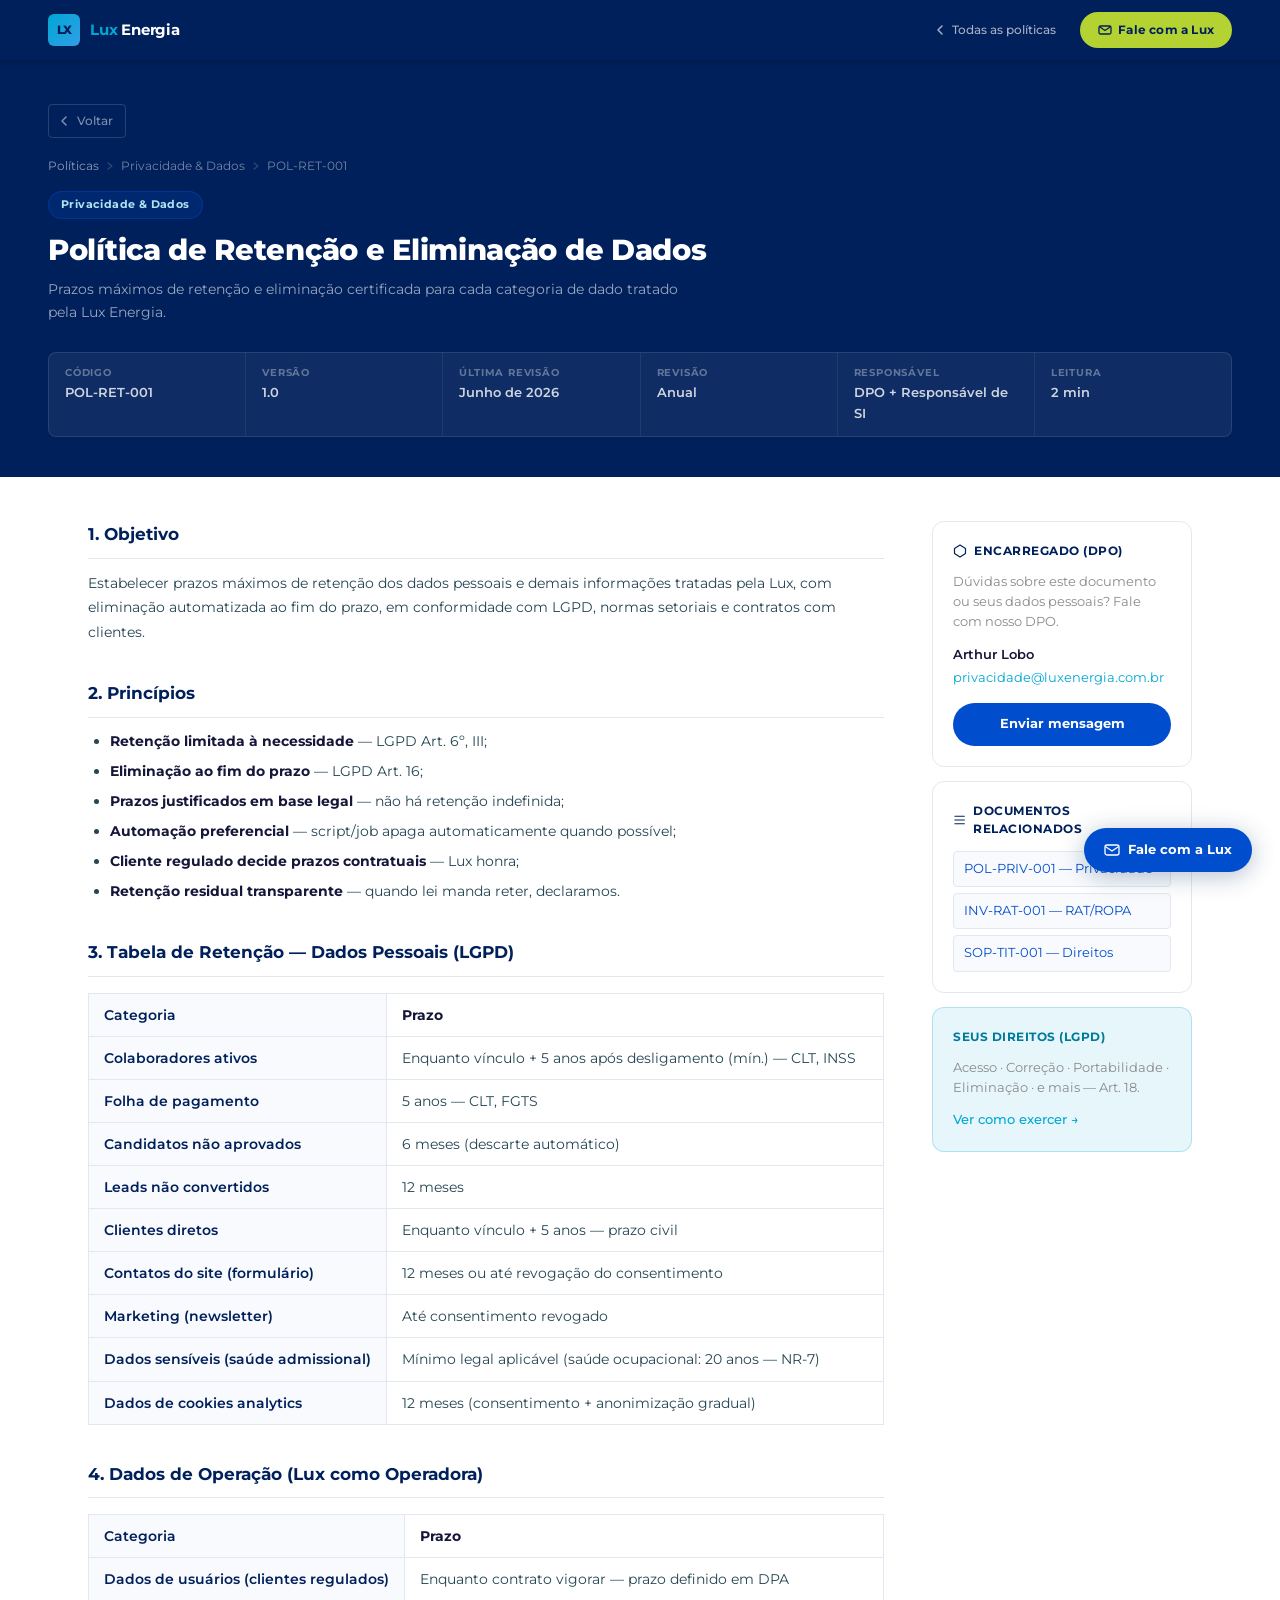
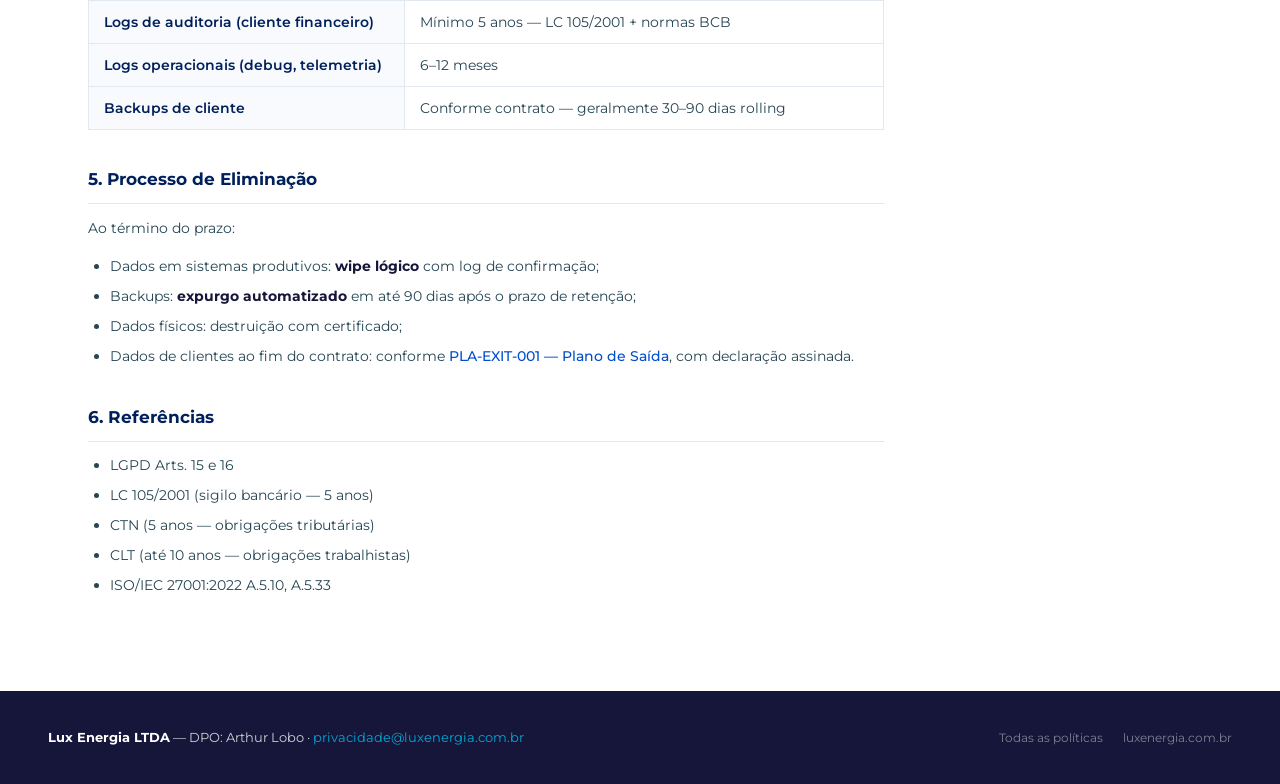
<file: pol-ret-001.html>
<!DOCTYPE html>
<html lang="pt-BR">
<head>
  <meta charset="UTF-8">
  <meta name="viewport" content="width=device-width, initial-scale=1.0">
  <title>POL-RET-001 — Política de Retenção e Eliminação de Dados — Lux Energia</title>
  <link rel="stylesheet" href="_shared.css">
</head>
<body>

<div id="read-progress"></div>

<nav class="site-nav">
  <a href="https://www.luxenergia.com.br" class="nav-logo">
    <div class="nav-logo-mark">LX</div>
    <span class="nav-logo-text"><span>Lux</span> Energia</span>
  </a>
  <div class="nav-right">
    <a href="index.html" class="nav-back">
      <svg width="14" height="14" viewBox="0 0 14 14" fill="none"><path d="M9 11L5 7l4-4" stroke="currentColor" stroke-width="1.5" stroke-linecap="round" stroke-linejoin="round"/></svg>
      Todas as políticas
    </a>
    <a href="mailto:privacidade@luxenergia.com.br" class="nav-cta">
      <svg width="14" height="14" viewBox="0 0 14 14" fill="none"><path d="M2 4l5 3.5L12 4" stroke="currentColor" stroke-width="1.3" stroke-linecap="round"/><rect x="1" y="3" width="12" height="8" rx="1.5" stroke="currentColor" stroke-width="1.3"/></svg>
      Fale com a Lux
    </a>
  </div>
</nav>

<div class="doc-hero">
  <div class="doc-hero-inner">
    <a href="index.html" class="back-btn">
      <svg width="14" height="14" viewBox="0 0 14 14" fill="none"><path d="M9 11L5 7l4-4" stroke="currentColor" stroke-width="1.5" stroke-linecap="round" stroke-linejoin="round"/></svg>
      Voltar
    </a>
    <div class="doc-breadcrumb">
      <a href="index.html">Políticas</a>
      <svg width="10" height="10" viewBox="0 0 10 10" fill="none"><path d="M3 8l4-3-4-3" stroke="currentColor" stroke-width="1.2" stroke-linecap="round" stroke-linejoin="round"/></svg>
      <span>Privacidade &amp; Dados</span>
      <svg width="10" height="10" viewBox="0 0 10 10" fill="none"><path d="M3 8l4-3-4-3" stroke="currentColor" stroke-width="1.2" stroke-linecap="round" stroke-linejoin="round"/></svg>
      <span>POL-RET-001</span>
    </div>
    <div class="cat-pill privacy doc-cat-pill">Privacidade &amp; Dados</div>
    <h1>Política de Retenção e Eliminação de Dados</h1>
    <p class="doc-subtitle">Prazos máximos de retenção e eliminação certificada para cada categoria de dado tratado pela Lux Energia.</p>
    <div class="doc-meta-row">
      <div class="doc-meta-item">
        <span class="doc-meta-label">Código</span>
        <span class="doc-meta-val">POL-RET-001</span>
      </div>
      <div class="doc-meta-item">
        <span class="doc-meta-label">Versão</span>
        <span class="doc-meta-val">1.0</span>
      </div>
      <div class="doc-meta-item">
        <span class="doc-meta-label">Última revisão</span>
        <span class="doc-meta-val">Junho de 2026</span>
      </div>
      <div class="doc-meta-item">
        <span class="doc-meta-label">Revisão</span>
        <span class="doc-meta-val">Anual</span>
      </div>
      <div class="doc-meta-item">
        <span class="doc-meta-label">Responsável</span>
        <span class="doc-meta-val">DPO + Responsável de SI</span>
      </div>
      <div class="doc-meta-item" id="read-time-meta">
        <span class="doc-meta-label">Leitura</span>
        <span class="doc-meta-val" id="read-time-val">—</span>
      </div>
    </div>
  </div>
</div>

<div class="doc-layout container">
  <main class="doc-main">

    <h2>1. Objetivo</h2>
    <p>Estabelecer prazos máximos de retenção dos dados pessoais e demais informações tratadas pela Lux, com eliminação automatizada ao fim do prazo, em conformidade com LGPD, normas setoriais e contratos com clientes.</p>

    <h2>2. Princípios</h2>
    <ul>
      <li><strong>Retenção limitada à necessidade</strong> — LGPD Art. 6º, III;</li>
      <li><strong>Eliminação ao fim do prazo</strong> — LGPD Art. 16;</li>
      <li><strong>Prazos justificados em base legal</strong> — não há retenção indefinida;</li>
      <li><strong>Automação preferencial</strong> — script/job apaga automaticamente quando possível;</li>
      <li><strong>Cliente regulado decide prazos contratuais</strong> — Lux honra;</li>
      <li><strong>Retenção residual transparente</strong> — quando lei manda reter, declaramos.</li>
    </ul>

    <h2>3. Tabela de Retenção — Dados Pessoais (LGPD)</h2>
    <table class="info-table">
      <tr><th>Categoria</th><td><strong>Prazo</strong></td></tr>
      <tr><th>Colaboradores ativos</th><td>Enquanto vínculo + 5 anos após desligamento (mín.) — CLT, INSS</td></tr>
      <tr><th>Folha de pagamento</th><td>5 anos — CLT, FGTS</td></tr>
      <tr><th>Candidatos não aprovados</th><td>6 meses (descarte automático)</td></tr>
      <tr><th>Leads não convertidos</th><td>12 meses</td></tr>
      <tr><th>Clientes diretos</th><td>Enquanto vínculo + 5 anos — prazo civil</td></tr>
      <tr><th>Contatos do site (formulário)</th><td>12 meses ou até revogação do consentimento</td></tr>
      <tr><th>Marketing (newsletter)</th><td>Até consentimento revogado</td></tr>
      <tr><th>Dados sensíveis (saúde admissional)</th><td>Mínimo legal aplicável (saúde ocupacional: 20 anos — NR-7)</td></tr>
      <tr><th>Dados de cookies analytics</th><td>12 meses (consentimento + anonimização gradual)</td></tr>
    </table>

    <h2>4. Dados de Operação (Lux como Operadora)</h2>
    <table class="info-table">
      <tr><th>Categoria</th><td><strong>Prazo</strong></td></tr>
      <tr><th>Dados de usuários (clientes regulados)</th><td>Enquanto contrato vigorar — prazo definido em DPA</td></tr>
      <tr><th>Logs de auditoria (cliente financeiro)</th><td>Mínimo 5 anos — LC 105/2001 + normas BCB</td></tr>
      <tr><th>Logs operacionais (debug, telemetria)</th><td>6–12 meses</td></tr>
      <tr><th>Backups de cliente</th><td>Conforme contrato — geralmente 30–90 dias rolling</td></tr>
    </table>

    <h2>5. Processo de Eliminação</h2>
    <p>Ao término do prazo:</p>
    <ul>
      <li>Dados em sistemas produtivos: <strong>wipe lógico</strong> com log de confirmação;</li>
      <li>Backups: <strong>expurgo automatizado</strong> em até 90 dias após o prazo de retenção;</li>
      <li>Dados físicos: destruição com certificado;</li>
      <li>Dados de clientes ao fim do contrato: conforme <a href="pla-exit-001.html">PLA-EXIT-001 — Plano de Saída</a>, com declaração assinada.</li>
    </ul>

    <h2>6. Referências</h2>
    <ul>
      <li>LGPD Arts. 15 e 16</li>
      <li>LC 105/2001 (sigilo bancário — 5 anos)</li>
      <li>CTN (5 anos — obrigações tributárias)</li>
      <li>CLT (até 10 anos — obrigações trabalhistas)</li>
      <li>ISO/IEC 27001:2022 A.5.10, A.5.33</li>
    </ul>

  </main>
  <aside class="doc-sidebar">
    <div class="sidebar-card">
      <div class="sidebar-card-title">
        <svg width="14" height="14" viewBox="0 0 14 14" fill="none"><path d="M7 1L1.5 4.5v5L7 13l5.5-3.5v-5L7 1z" stroke="currentColor" stroke-width="1.2" stroke-linejoin="round"/></svg>
        Encarregado (DPO)
      </div>
      <p style="font-size:.83rem;color:var(--text-light);line-height:1.5;margin:0 0 12px">Dúvidas sobre este documento ou seus dados pessoais? Fale com nosso DPO.</p>
      <div style="font-size:.82rem;font-weight:600;color:var(--text)">Arthur Lobo</div>
      <a href="mailto:privacidade@luxenergia.com.br" style="font-size:.8rem;color:var(--teal);word-break:break-all">privacidade@luxenergia.com.br</a>
      <a href="mailto:privacidade@luxenergia.com.br" class="sidebar-contact-btn">Enviar mensagem</a>
    </div>
    <div class="sidebar-card">
      <div class="sidebar-card-title">
        <svg width="14" height="14" viewBox="0 0 14 14" fill="none"><path d="M2 11h10M2 7h10M2 3h10" stroke="currentColor" stroke-width="1.2" stroke-linecap="round"/></svg>
        Documentos relacionados
      </div>
      <ul class="sidebar-related">
        <li><a href="pol-priv-001.html">POL-PRIV-001 — Privacidade</a></li>
        <li><a href="inv-rat-001.html">INV-RAT-001 — RAT/ROPA</a></li>
        <li><a href="sop-tit-001.html">SOP-TIT-001 — Direitos</a></li>
      </ul>
    </div>
    <div class="sidebar-card sidebar-lgpd">
      <div class="sidebar-card-title">Seus direitos (LGPD)</div>
      <p style="font-size:.8rem;color:var(--text-light);line-height:1.5;margin:0 0 10px">Acesso · Correção · Portabilidade · Eliminação · e mais — Art. 18.</p>
      <a href="sop-tit-001.html" style="font-size:.8rem;color:var(--teal);font-weight:500">Ver como exercer →</a>
    </div>
  </aside>
</div>

<a href="mailto:privacidade@luxenergia.com.br" class="float-contact">
  <svg width="16" height="16" viewBox="0 0 16 16" fill="none"><path d="M2 5l6 4 6-4" stroke="currentColor" stroke-width="1.3" stroke-linecap="round"/><rect x="1" y="3" width="14" height="10" rx="2" stroke="currentColor" stroke-width="1.3"/></svg>
  Fale com a Lux
</a>

<footer class="site-footer">
  <div class="footer-inner">
    <div class="footer-brand">
      <strong>Lux Energia LTDA</strong> — DPO: Arthur Lobo · <a href="mailto:privacidade@luxenergia.com.br">privacidade@luxenergia.com.br</a>
    </div>
    <div class="footer-links">
      <a href="index.html">Todas as políticas</a>
      <a href="https://www.luxenergia.com.br">luxenergia.com.br</a>
    </div>
  </div>
</footer>

<script>
  const bar = document.getElementById('read-progress');
  window.addEventListener('scroll', () => {
    const doc = document.documentElement;
    const scrolled = doc.scrollTop / (doc.scrollHeight - doc.clientHeight);
    bar.style.width = Math.min(100, scrolled * 100) + '%';
  });
  const main = document.querySelector('.doc-main');
  if (main) {
    const words = main.innerText.trim().split(/\s+/).length;
    const mins = Math.max(1, Math.round(words / 200));
    document.getElementById('read-time-val').textContent = mins + ' min';
  }
</script>
</body>
</html>
</file>
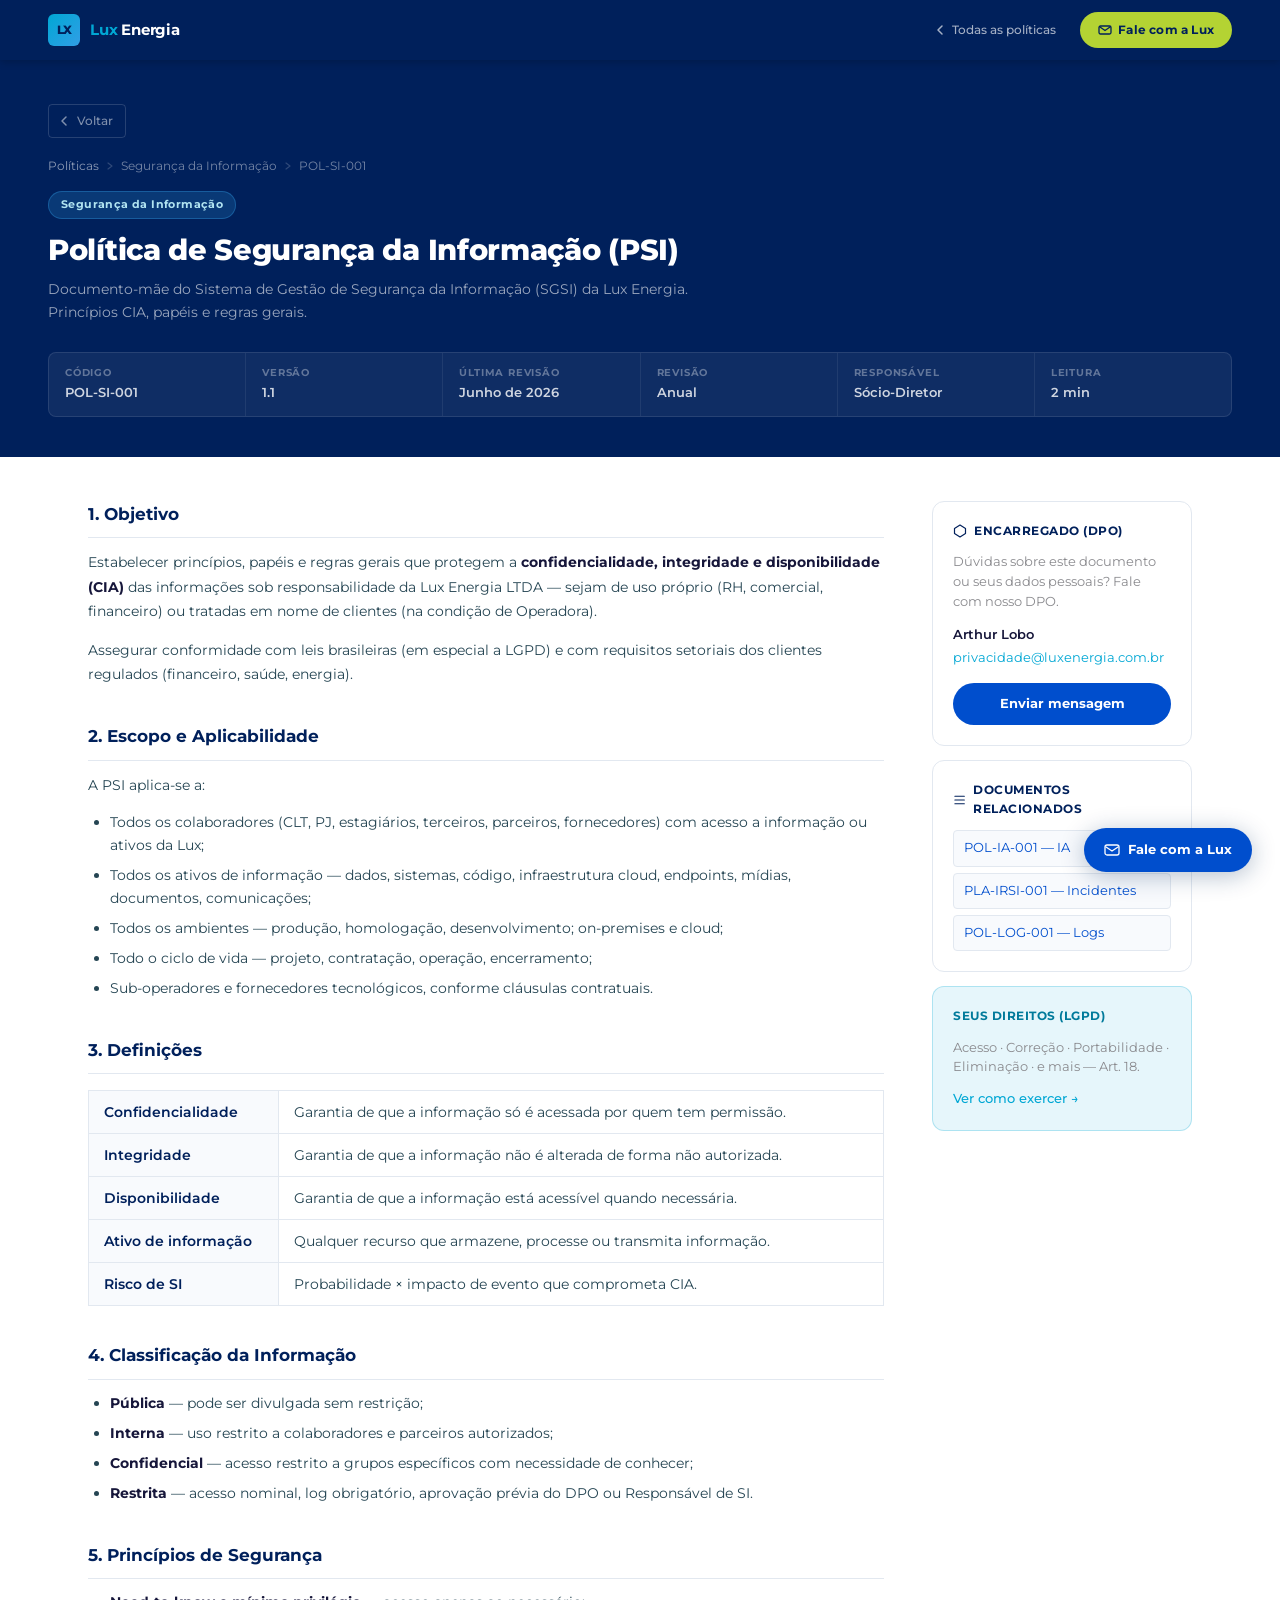
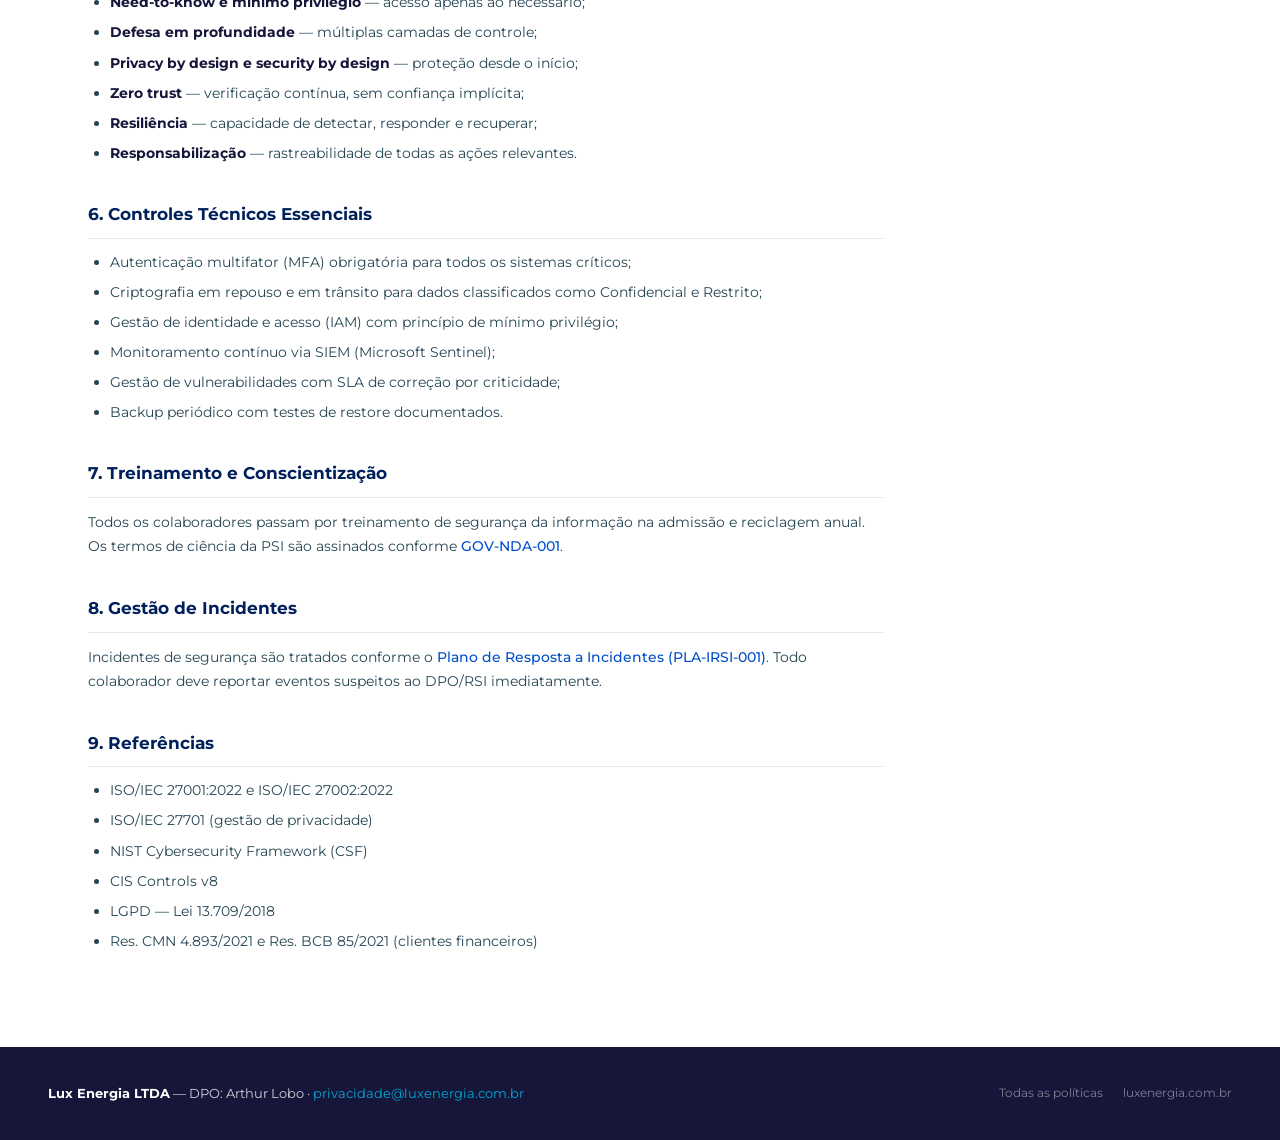
<file: pol-si-001.html>
<!DOCTYPE html>
<html lang="pt-BR">
<head>
  <meta charset="UTF-8">
  <meta name="viewport" content="width=device-width, initial-scale=1.0">
  <title>POL-SI-001 — Política de Segurança da Informação — Lux Energia</title>
  <link rel="stylesheet" href="_shared.css">
</head>
<body>

<div id="read-progress"></div>

<nav class="site-nav">
  <a href="https://www.luxenergia.com.br" class="nav-logo">
    <div class="nav-logo-mark">LX</div>
    <span class="nav-logo-text"><span>Lux</span> Energia</span>
  </a>
  <div class="nav-right">
    <a href="index.html" class="nav-back">
      <svg width="14" height="14" viewBox="0 0 14 14" fill="none"><path d="M9 11L5 7l4-4" stroke="currentColor" stroke-width="1.5" stroke-linecap="round" stroke-linejoin="round"/></svg>
      Todas as políticas
    </a>
    <a href="mailto:privacidade@luxenergia.com.br" class="nav-cta">
      <svg width="14" height="14" viewBox="0 0 14 14" fill="none"><path d="M2 4l5 3.5L12 4" stroke="currentColor" stroke-width="1.3" stroke-linecap="round"/><rect x="1" y="3" width="12" height="8" rx="1.5" stroke="currentColor" stroke-width="1.3"/></svg>
      Fale com a Lux
    </a>
  </div>
</nav>

<div class="doc-hero">
  <div class="doc-hero-inner">
    <a href="index.html" class="back-btn">
      <svg width="14" height="14" viewBox="0 0 14 14" fill="none"><path d="M9 11L5 7l4-4" stroke="currentColor" stroke-width="1.5" stroke-linecap="round" stroke-linejoin="round"/></svg>
      Voltar
    </a>
    <div class="doc-breadcrumb">
      <a href="index.html">Políticas</a>
      <svg width="10" height="10" viewBox="0 0 10 10" fill="none"><path d="M3 8l4-3-4-3" stroke="currentColor" stroke-width="1.2" stroke-linecap="round" stroke-linejoin="round"/></svg>
      <span>Segurança da Informação</span>
      <svg width="10" height="10" viewBox="0 0 10 10" fill="none"><path d="M3 8l4-3-4-3" stroke="currentColor" stroke-width="1.2" stroke-linecap="round" stroke-linejoin="round"/></svg>
      <span>POL-SI-001</span>
    </div>
    <div class="cat-pill security doc-cat-pill">Segurança da Informação</div>
    <h1>Política de Segurança da Informação (PSI)</h1>
    <p class="doc-subtitle">Documento-mãe do Sistema de Gestão de Segurança da Informação (SGSI) da Lux Energia. Princípios CIA, papéis e regras gerais.</p>
    <div class="doc-meta-row">
      <div class="doc-meta-item">
        <span class="doc-meta-label">Código</span>
        <span class="doc-meta-val">POL-SI-001</span>
      </div>
      <div class="doc-meta-item">
        <span class="doc-meta-label">Versão</span>
        <span class="doc-meta-val">1.1</span>
      </div>
      <div class="doc-meta-item">
        <span class="doc-meta-label">Última revisão</span>
        <span class="doc-meta-val">Junho de 2026</span>
      </div>
      <div class="doc-meta-item">
        <span class="doc-meta-label">Revisão</span>
        <span class="doc-meta-val">Anual</span>
      </div>
      <div class="doc-meta-item">
        <span class="doc-meta-label">Responsável</span>
        <span class="doc-meta-val">Sócio-Diretor</span>
      </div>
      <div class="doc-meta-item" id="read-time-meta">
        <span class="doc-meta-label">Leitura</span>
        <span class="doc-meta-val" id="read-time-val">—</span>
      </div>
    </div>
  </div>
</div>

<div class="doc-layout container">
  <main class="doc-main">

    <h2>1. Objetivo</h2>
    <p>Estabelecer princípios, papéis e regras gerais que protegem a <strong>confidencialidade, integridade e disponibilidade (CIA)</strong> das informações sob responsabilidade da Lux Energia LTDA — sejam de uso próprio (RH, comercial, financeiro) ou tratadas em nome de clientes (na condição de Operadora).</p>
    <p>Assegurar conformidade com leis brasileiras (em especial a LGPD) e com requisitos setoriais dos clientes regulados (financeiro, saúde, energia).</p>

    <h2>2. Escopo e Aplicabilidade</h2>
    <p>A PSI aplica-se a:</p>
    <ul>
      <li>Todos os colaboradores (CLT, PJ, estagiários, terceiros, parceiros, fornecedores) com acesso a informação ou ativos da Lux;</li>
      <li>Todos os ativos de informação — dados, sistemas, código, infraestrutura cloud, endpoints, mídias, documentos, comunicações;</li>
      <li>Todos os ambientes — produção, homologação, desenvolvimento; on-premises e cloud;</li>
      <li>Todo o ciclo de vida — projeto, contratação, operação, encerramento;</li>
      <li>Sub-operadores e fornecedores tecnológicos, conforme cláusulas contratuais.</li>
    </ul>

    <h2>3. Definições</h2>
    <table class="info-table">
      <tr><th>Confidencialidade</th><td>Garantia de que a informação só é acessada por quem tem permissão.</td></tr>
      <tr><th>Integridade</th><td>Garantia de que a informação não é alterada de forma não autorizada.</td></tr>
      <tr><th>Disponibilidade</th><td>Garantia de que a informação está acessível quando necessária.</td></tr>
      <tr><th>Ativo de informação</th><td>Qualquer recurso que armazene, processe ou transmita informação.</td></tr>
      <tr><th>Risco de SI</th><td>Probabilidade × impacto de evento que comprometa CIA.</td></tr>
    </table>

    <h2>4. Classificação da Informação</h2>
    <ul>
      <li><strong>Pública</strong> — pode ser divulgada sem restrição;</li>
      <li><strong>Interna</strong> — uso restrito a colaboradores e parceiros autorizados;</li>
      <li><strong>Confidencial</strong> — acesso restrito a grupos específicos com necessidade de conhecer;</li>
      <li><strong>Restrita</strong> — acesso nominal, log obrigatório, aprovação prévia do DPO ou Responsável de SI.</li>
    </ul>

    <h2>5. Princípios de Segurança</h2>
    <ul>
      <li><strong>Need-to-know e mínimo privilégio</strong> — acesso apenas ao necessário;</li>
      <li><strong>Defesa em profundidade</strong> — múltiplas camadas de controle;</li>
      <li><strong>Privacy by design e security by design</strong> — proteção desde o início;</li>
      <li><strong>Zero trust</strong> — verificação contínua, sem confiança implícita;</li>
      <li><strong>Resiliência</strong> — capacidade de detectar, responder e recuperar;</li>
      <li><strong>Responsabilização</strong> — rastreabilidade de todas as ações relevantes.</li>
    </ul>

    <h2>6. Controles Técnicos Essenciais</h2>
    <ul>
      <li>Autenticação multifator (MFA) obrigatória para todos os sistemas críticos;</li>
      <li>Criptografia em repouso e em trânsito para dados classificados como Confidencial e Restrito;</li>
      <li>Gestão de identidade e acesso (IAM) com princípio de mínimo privilégio;</li>
      <li>Monitoramento contínuo via SIEM (Microsoft Sentinel);</li>
      <li>Gestão de vulnerabilidades com SLA de correção por criticidade;</li>
      <li>Backup periódico com testes de restore documentados.</li>
    </ul>

    <h2>7. Treinamento e Conscientização</h2>
    <p>Todos os colaboradores passam por treinamento de segurança da informação na admissão e reciclagem anual. Os termos de ciência da PSI são assinados conforme <a href="gov-nda-001.html">GOV-NDA-001</a>.</p>

    <h2>8. Gestão de Incidentes</h2>
    <p>Incidentes de segurança são tratados conforme o <a href="pla-irsi-001.html">Plano de Resposta a Incidentes (PLA-IRSI-001)</a>. Todo colaborador deve reportar eventos suspeitos ao DPO/RSI imediatamente.</p>

    <h2>9. Referências</h2>
    <ul>
      <li>ISO/IEC 27001:2022 e ISO/IEC 27002:2022</li>
      <li>ISO/IEC 27701 (gestão de privacidade)</li>
      <li>NIST Cybersecurity Framework (CSF)</li>
      <li>CIS Controls v8</li>
      <li>LGPD — Lei 13.709/2018</li>
      <li>Res. CMN 4.893/2021 e Res. BCB 85/2021 (clientes financeiros)</li>
    </ul>

  </main>
  <aside class="doc-sidebar">
    <div class="sidebar-card">
      <div class="sidebar-card-title">
        <svg width="14" height="14" viewBox="0 0 14 14" fill="none"><path d="M7 1L1.5 4.5v5L7 13l5.5-3.5v-5L7 1z" stroke="currentColor" stroke-width="1.2" stroke-linejoin="round"/></svg>
        Encarregado (DPO)
      </div>
      <p style="font-size:.83rem;color:var(--text-light);line-height:1.5;margin:0 0 12px">Dúvidas sobre este documento ou seus dados pessoais? Fale com nosso DPO.</p>
      <div style="font-size:.82rem;font-weight:600;color:var(--text)">Arthur Lobo</div>
      <a href="mailto:privacidade@luxenergia.com.br" style="font-size:.8rem;color:var(--teal);word-break:break-all">privacidade@luxenergia.com.br</a>
      <a href="mailto:privacidade@luxenergia.com.br" class="sidebar-contact-btn">Enviar mensagem</a>
    </div>
    <div class="sidebar-card">
      <div class="sidebar-card-title">
        <svg width="14" height="14" viewBox="0 0 14 14" fill="none"><path d="M2 11h10M2 7h10M2 3h10" stroke="currentColor" stroke-width="1.2" stroke-linecap="round"/></svg>
        Documentos relacionados
      </div>
      <ul class="sidebar-related">
        <li><a href="pol-ia-001.html">POL-IA-001 — IA</a></li>
        <li><a href="pla-irsi-001.html">PLA-IRSI-001 — Incidentes</a></li>
        <li><a href="pol-log-001.html">POL-LOG-001 — Logs</a></li>
      </ul>
    </div>
    <div class="sidebar-card sidebar-lgpd">
      <div class="sidebar-card-title">Seus direitos (LGPD)</div>
      <p style="font-size:.8rem;color:var(--text-light);line-height:1.5;margin:0 0 10px">Acesso · Correção · Portabilidade · Eliminação · e mais — Art. 18.</p>
      <a href="sop-tit-001.html" style="font-size:.8rem;color:var(--teal);font-weight:500">Ver como exercer →</a>
    </div>
  </aside>
</div>

<a href="mailto:privacidade@luxenergia.com.br" class="float-contact">
  <svg width="16" height="16" viewBox="0 0 16 16" fill="none"><path d="M2 5l6 4 6-4" stroke="currentColor" stroke-width="1.3" stroke-linecap="round"/><rect x="1" y="3" width="14" height="10" rx="2" stroke="currentColor" stroke-width="1.3"/></svg>
  Fale com a Lux
</a>

<footer class="site-footer">
  <div class="footer-inner">
    <div class="footer-brand">
      <strong>Lux Energia LTDA</strong> — DPO: Arthur Lobo · <a href="mailto:privacidade@luxenergia.com.br">privacidade@luxenergia.com.br</a>
    </div>
    <div class="footer-links">
      <a href="index.html">Todas as políticas</a>
      <a href="https://www.luxenergia.com.br">luxenergia.com.br</a>
    </div>
  </div>
</footer>

<script>
  const bar = document.getElementById('read-progress');
  window.addEventListener('scroll', () => {
    const doc = document.documentElement;
    const scrolled = doc.scrollTop / (doc.scrollHeight - doc.clientHeight);
    bar.style.width = Math.min(100, scrolled * 100) + '%';
  });
  const main = document.querySelector('.doc-main');
  if (main) {
    const words = main.innerText.trim().split(/\s+/).length;
    const mins = Math.max(1, Math.round(words / 200));
    document.getElementById('read-time-val').textContent = mins + ' min';
  }
</script>
</body>
</html>
</file>
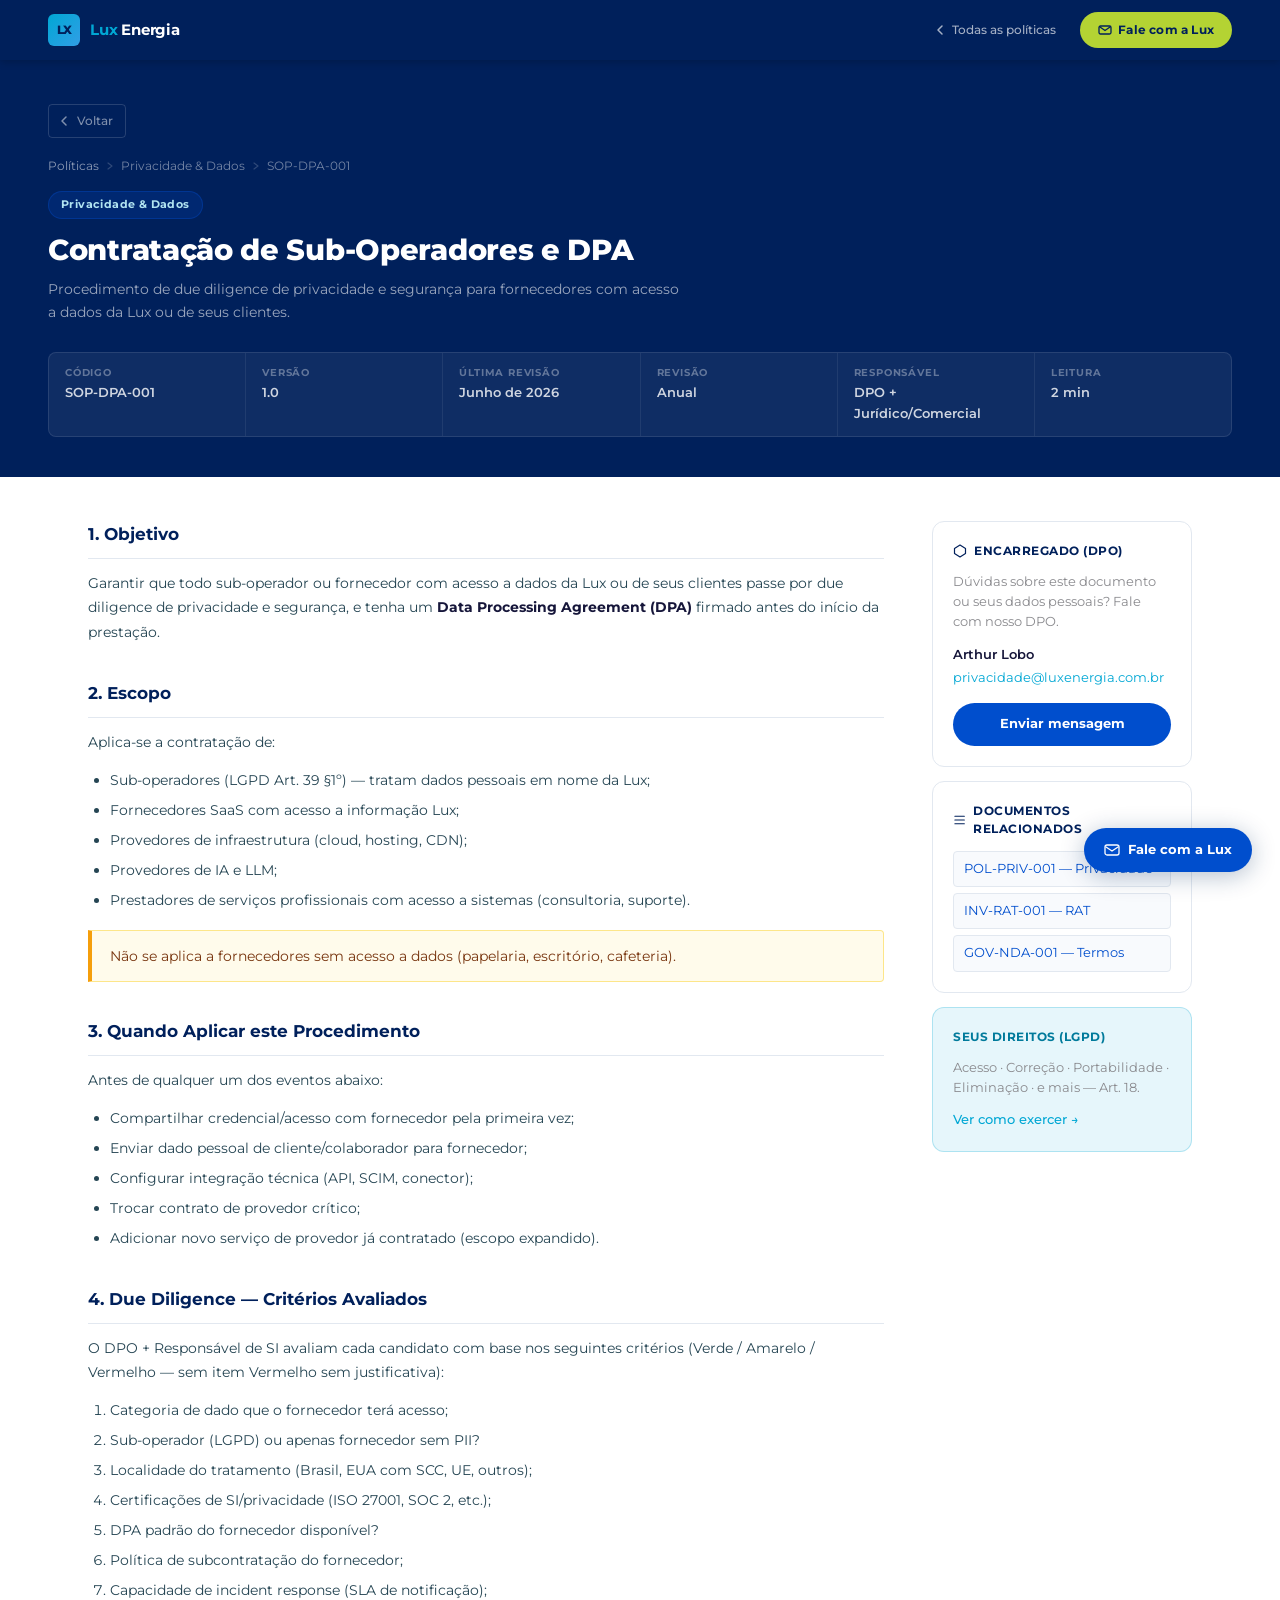
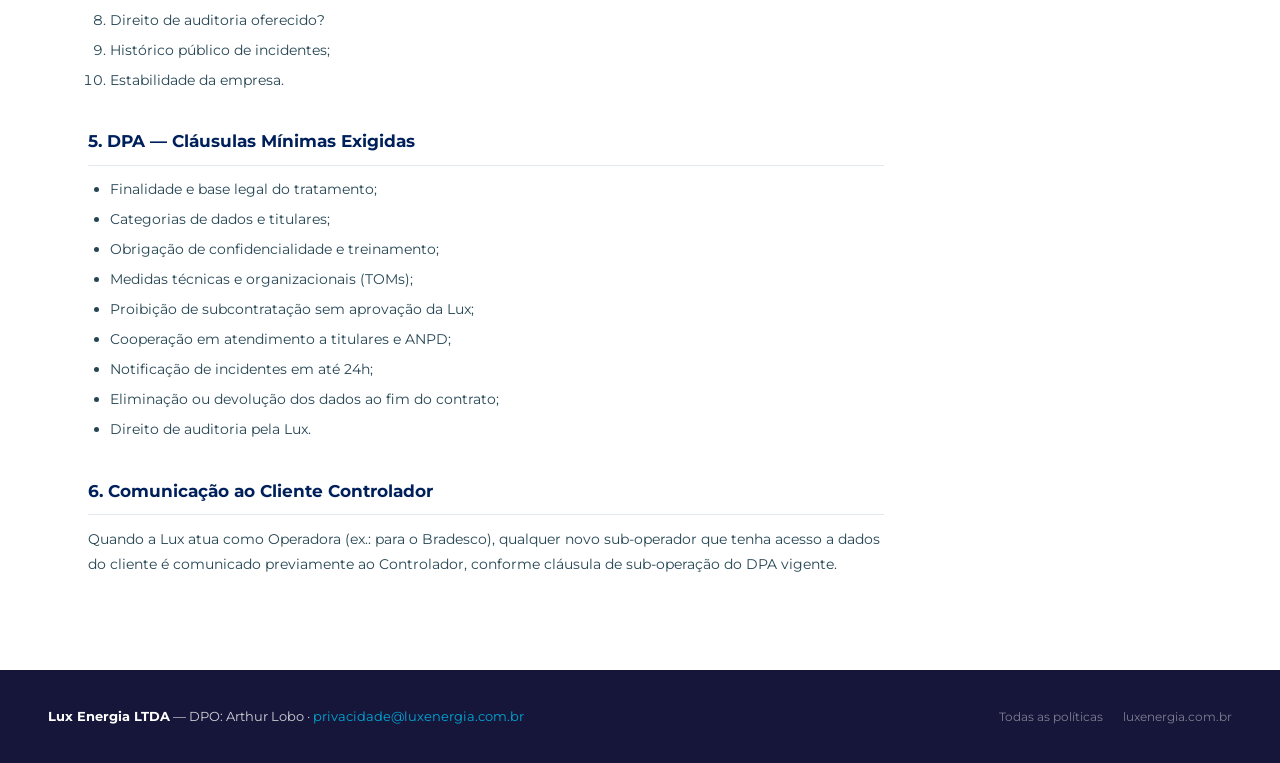
<file: sop-dpa-001.html>
<!DOCTYPE html>
<html lang="pt-BR">
<head>
  <meta charset="UTF-8">
  <meta name="viewport" content="width=device-width, initial-scale=1.0">
  <title>SOP-DPA-001 — Contratação de Sub-Operadores e DPA — Lux Energia</title>
  <link rel="stylesheet" href="_shared.css">
</head>
<body>

<div id="read-progress"></div>

<nav class="site-nav">
  <a href="https://www.luxenergia.com.br" class="nav-logo">
    <div class="nav-logo-mark">LX</div>
    <span class="nav-logo-text"><span>Lux</span> Energia</span>
  </a>
  <div class="nav-right">
    <a href="index.html" class="nav-back">
      <svg width="14" height="14" viewBox="0 0 14 14" fill="none"><path d="M9 11L5 7l4-4" stroke="currentColor" stroke-width="1.5" stroke-linecap="round" stroke-linejoin="round"/></svg>
      Todas as políticas
    </a>
    <a href="mailto:privacidade@luxenergia.com.br" class="nav-cta">
      <svg width="14" height="14" viewBox="0 0 14 14" fill="none"><path d="M2 4l5 3.5L12 4" stroke="currentColor" stroke-width="1.3" stroke-linecap="round"/><rect x="1" y="3" width="12" height="8" rx="1.5" stroke="currentColor" stroke-width="1.3"/></svg>
      Fale com a Lux
    </a>
  </div>
</nav>

<div class="doc-hero">
  <div class="doc-hero-inner">
    <a href="index.html" class="back-btn">
      <svg width="14" height="14" viewBox="0 0 14 14" fill="none"><path d="M9 11L5 7l4-4" stroke="currentColor" stroke-width="1.5" stroke-linecap="round" stroke-linejoin="round"/></svg>
      Voltar
    </a>
    <div class="doc-breadcrumb">
      <a href="index.html">Políticas</a>
      <svg width="10" height="10" viewBox="0 0 10 10" fill="none"><path d="M3 8l4-3-4-3" stroke="currentColor" stroke-width="1.2" stroke-linecap="round" stroke-linejoin="round"/></svg>
      <span>Privacidade &amp; Dados</span>
      <svg width="10" height="10" viewBox="0 0 10 10" fill="none"><path d="M3 8l4-3-4-3" stroke="currentColor" stroke-width="1.2" stroke-linecap="round" stroke-linejoin="round"/></svg>
      <span>SOP-DPA-001</span>
    </div>
    <div class="cat-pill privacy doc-cat-pill">Privacidade &amp; Dados</div>
    <h1>Contratação de Sub-Operadores e DPA</h1>
    <p class="doc-subtitle">Procedimento de due diligence de privacidade e segurança para fornecedores com acesso a dados da Lux ou de seus clientes.</p>
    <div class="doc-meta-row">
      <div class="doc-meta-item">
        <span class="doc-meta-label">Código</span>
        <span class="doc-meta-val">SOP-DPA-001</span>
      </div>
      <div class="doc-meta-item">
        <span class="doc-meta-label">Versão</span>
        <span class="doc-meta-val">1.0</span>
      </div>
      <div class="doc-meta-item">
        <span class="doc-meta-label">Última revisão</span>
        <span class="doc-meta-val">Junho de 2026</span>
      </div>
      <div class="doc-meta-item">
        <span class="doc-meta-label">Revisão</span>
        <span class="doc-meta-val">Anual</span>
      </div>
      <div class="doc-meta-item">
        <span class="doc-meta-label">Responsável</span>
        <span class="doc-meta-val">DPO + Jurídico/Comercial</span>
      </div>
      <div class="doc-meta-item" id="read-time-meta">
        <span class="doc-meta-label">Leitura</span>
        <span class="doc-meta-val" id="read-time-val">—</span>
      </div>
    </div>
  </div>
</div>

<div class="doc-layout container">
  <main class="doc-main">

    <h2>1. Objetivo</h2>
    <p>Garantir que todo sub-operador ou fornecedor com acesso a dados da Lux ou de seus clientes passe por due diligence de privacidade e segurança, e tenha um <strong>Data Processing Agreement (DPA)</strong> firmado antes do início da prestação.</p>

    <h2>2. Escopo</h2>
    <p>Aplica-se a contratação de:</p>
    <ul>
      <li>Sub-operadores (LGPD Art. 39 §1º) — tratam dados pessoais em nome da Lux;</li>
      <li>Fornecedores SaaS com acesso a informação Lux;</li>
      <li>Provedores de infraestrutura (cloud, hosting, CDN);</li>
      <li>Provedores de IA e LLM;</li>
      <li>Prestadores de serviços profissionais com acesso a sistemas (consultoria, suporte).</li>
    </ul>
    <div class="box-warn">Não se aplica a fornecedores sem acesso a dados (papelaria, escritório, cafeteria).</div>

    <h2>3. Quando Aplicar este Procedimento</h2>
    <p>Antes de qualquer um dos eventos abaixo:</p>
    <ul>
      <li>Compartilhar credencial/acesso com fornecedor pela primeira vez;</li>
      <li>Enviar dado pessoal de cliente/colaborador para fornecedor;</li>
      <li>Configurar integração técnica (API, SCIM, conector);</li>
      <li>Trocar contrato de provedor crítico;</li>
      <li>Adicionar novo serviço de provedor já contratado (escopo expandido).</li>
    </ul>

    <h2>4. Due Diligence — Critérios Avaliados</h2>
    <p>O DPO + Responsável de SI avaliam cada candidato com base nos seguintes critérios (Verde / Amarelo / Vermelho — sem item Vermelho sem justificativa):</p>
    <ol>
      <li>Categoria de dado que o fornecedor terá acesso;</li>
      <li>Sub-operador (LGPD) ou apenas fornecedor sem PII?</li>
      <li>Localidade do tratamento (Brasil, EUA com SCC, UE, outros);</li>
      <li>Certificações de SI/privacidade (ISO 27001, SOC 2, etc.);</li>
      <li>DPA padrão do fornecedor disponível?</li>
      <li>Política de subcontratação do fornecedor;</li>
      <li>Capacidade de incident response (SLA de notificação);</li>
      <li>Direito de auditoria oferecido?</li>
      <li>Histórico público de incidentes;</li>
      <li>Estabilidade da empresa.</li>
    </ol>

    <h2>5. DPA — Cláusulas Mínimas Exigidas</h2>
    <ul>
      <li>Finalidade e base legal do tratamento;</li>
      <li>Categorias de dados e titulares;</li>
      <li>Obrigação de confidencialidade e treinamento;</li>
      <li>Medidas técnicas e organizacionais (TOMs);</li>
      <li>Proibição de subcontratação sem aprovação da Lux;</li>
      <li>Cooperação em atendimento a titulares e ANPD;</li>
      <li>Notificação de incidentes em até 24h;</li>
      <li>Eliminação ou devolução dos dados ao fim do contrato;</li>
      <li>Direito de auditoria pela Lux.</li>
    </ul>

    <h2>6. Comunicação ao Cliente Controlador</h2>
    <p>Quando a Lux atua como Operadora (ex.: para o Bradesco), qualquer novo sub-operador que tenha acesso a dados do cliente é comunicado previamente ao Controlador, conforme cláusula de sub-operação do DPA vigente.</p>

  </main>
  <aside class="doc-sidebar">
    <div class="sidebar-card">
      <div class="sidebar-card-title">
        <svg width="14" height="14" viewBox="0 0 14 14" fill="none"><path d="M7 1L1.5 4.5v5L7 13l5.5-3.5v-5L7 1z" stroke="currentColor" stroke-width="1.2" stroke-linejoin="round"/></svg>
        Encarregado (DPO)
      </div>
      <p style="font-size:.83rem;color:var(--text-light);line-height:1.5;margin:0 0 12px">Dúvidas sobre este documento ou seus dados pessoais? Fale com nosso DPO.</p>
      <div style="font-size:.82rem;font-weight:600;color:var(--text)">Arthur Lobo</div>
      <a href="mailto:privacidade@luxenergia.com.br" style="font-size:.8rem;color:var(--teal);word-break:break-all">privacidade@luxenergia.com.br</a>
      <a href="mailto:privacidade@luxenergia.com.br" class="sidebar-contact-btn">Enviar mensagem</a>
    </div>
    <div class="sidebar-card">
      <div class="sidebar-card-title">
        <svg width="14" height="14" viewBox="0 0 14 14" fill="none"><path d="M2 11h10M2 7h10M2 3h10" stroke="currentColor" stroke-width="1.2" stroke-linecap="round"/></svg>
        Documentos relacionados
      </div>
      <ul class="sidebar-related">
        <li><a href="pol-priv-001.html">POL-PRIV-001 — Privacidade</a></li>
        <li><a href="inv-rat-001.html">INV-RAT-001 — RAT</a></li>
        <li><a href="gov-nda-001.html">GOV-NDA-001 — Termos</a></li>
      </ul>
    </div>
    <div class="sidebar-card sidebar-lgpd">
      <div class="sidebar-card-title">Seus direitos (LGPD)</div>
      <p style="font-size:.8rem;color:var(--text-light);line-height:1.5;margin:0 0 10px">Acesso · Correção · Portabilidade · Eliminação · e mais — Art. 18.</p>
      <a href="sop-tit-001.html" style="font-size:.8rem;color:var(--teal);font-weight:500">Ver como exercer →</a>
    </div>
  </aside>
</div>

<a href="mailto:privacidade@luxenergia.com.br" class="float-contact">
  <svg width="16" height="16" viewBox="0 0 16 16" fill="none"><path d="M2 5l6 4 6-4" stroke="currentColor" stroke-width="1.3" stroke-linecap="round"/><rect x="1" y="3" width="14" height="10" rx="2" stroke="currentColor" stroke-width="1.3"/></svg>
  Fale com a Lux
</a>

<footer class="site-footer">
  <div class="footer-inner">
    <div class="footer-brand">
      <strong>Lux Energia LTDA</strong> — DPO: Arthur Lobo · <a href="mailto:privacidade@luxenergia.com.br">privacidade@luxenergia.com.br</a>
    </div>
    <div class="footer-links">
      <a href="index.html">Todas as políticas</a>
      <a href="https://www.luxenergia.com.br">luxenergia.com.br</a>
    </div>
  </div>
</footer>

<script>
  const bar = document.getElementById('read-progress');
  window.addEventListener('scroll', () => {
    const doc = document.documentElement;
    const scrolled = doc.scrollTop / (doc.scrollHeight - doc.clientHeight);
    bar.style.width = Math.min(100, scrolled * 100) + '%';
  });
  const main = document.querySelector('.doc-main');
  if (main) {
    const words = main.innerText.trim().split(/\s+/).length;
    const mins = Math.max(1, Math.round(words / 200));
    document.getElementById('read-time-val').textContent = mins + ' min';
  }
</script>
</body>
</html>
</file>
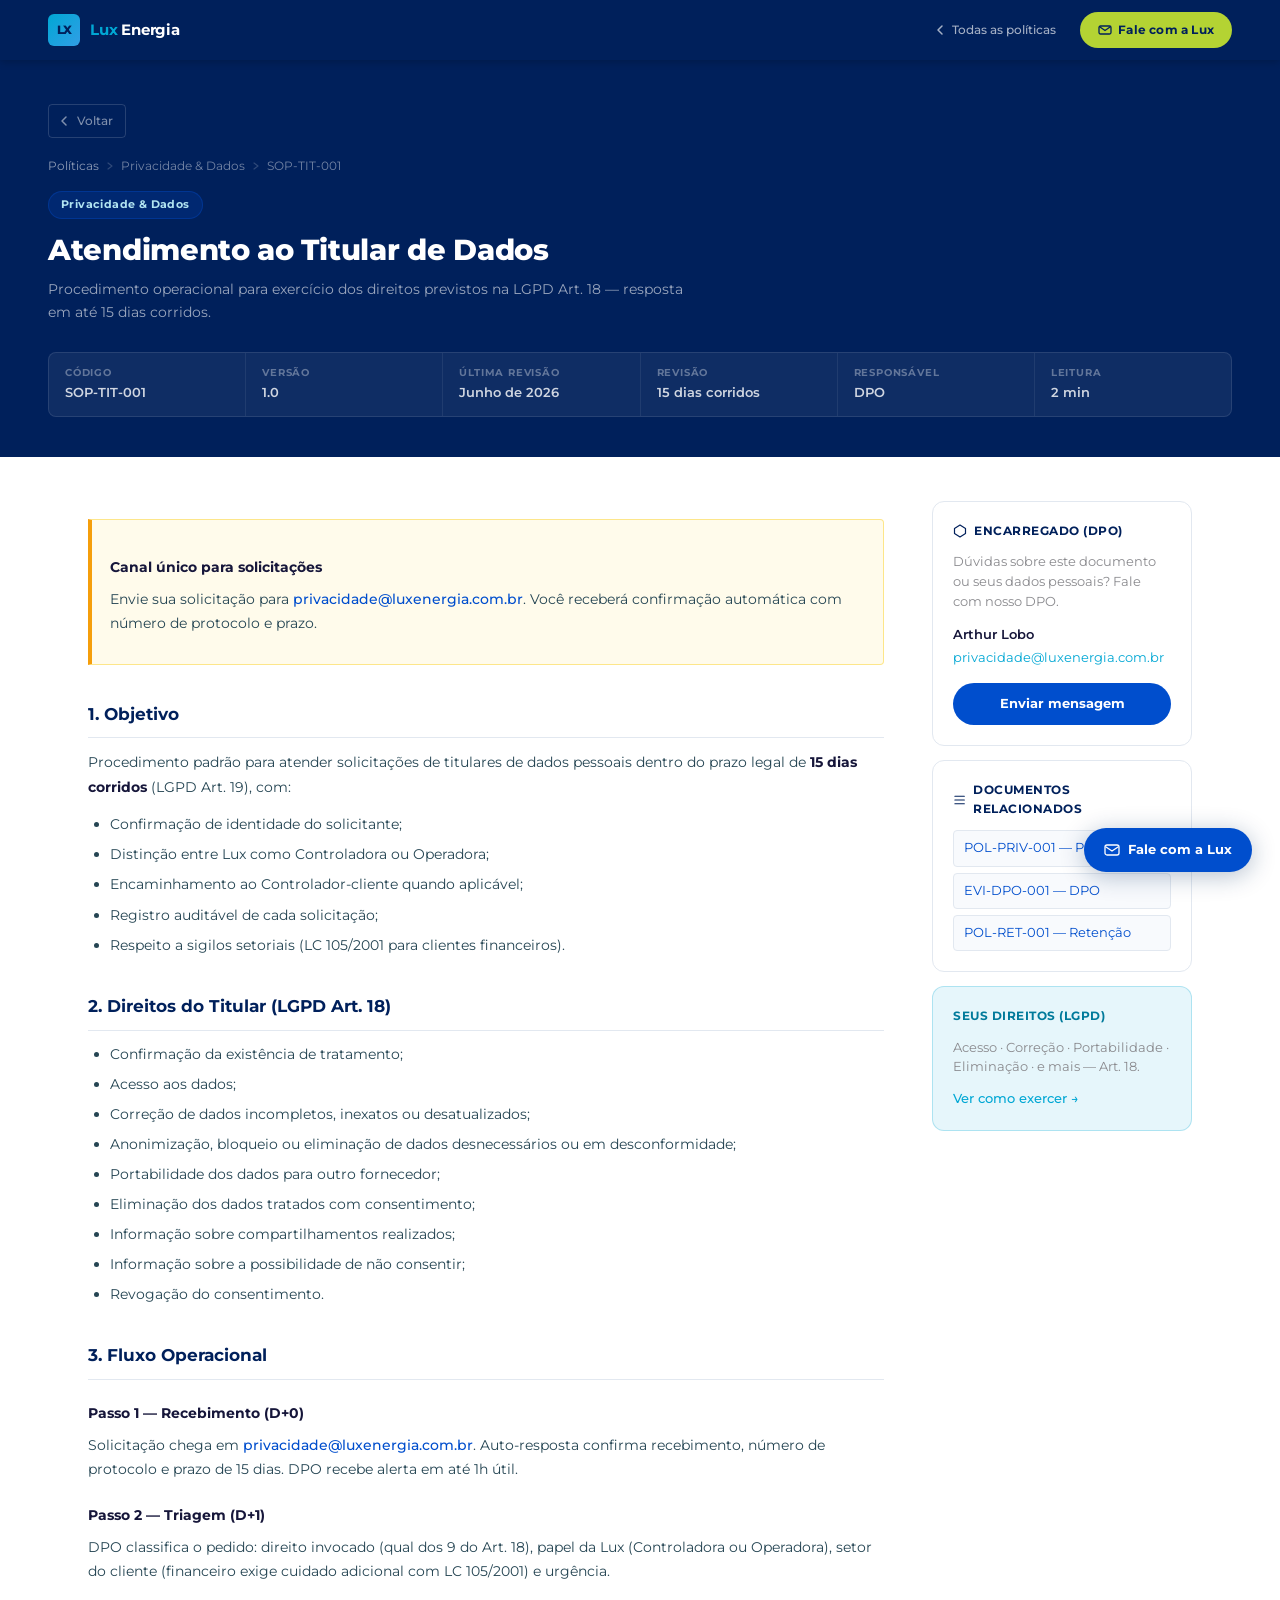
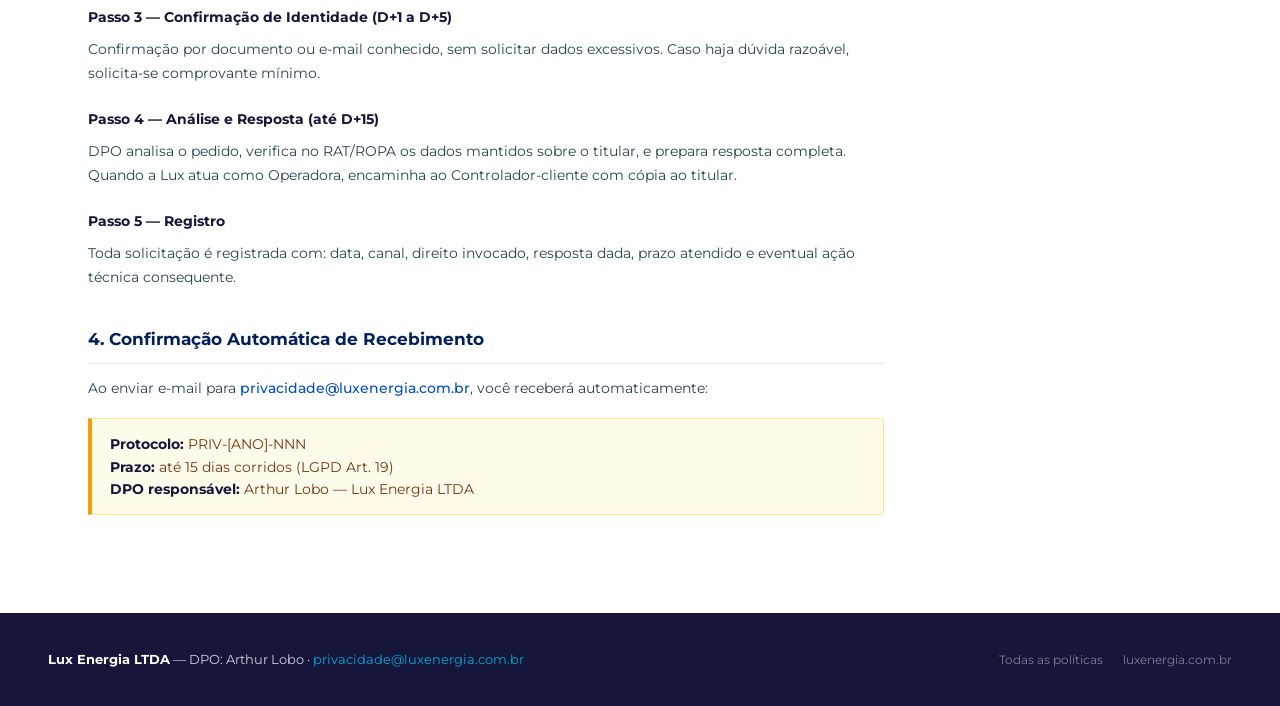
<file: sop-tit-001.html>
<!DOCTYPE html>
<html lang="pt-BR">
<head>
  <meta charset="UTF-8">
  <meta name="viewport" content="width=device-width, initial-scale=1.0">
  <title>SOP-TIT-001 — Atendimento ao Titular — Lux Energia</title>
  <link rel="stylesheet" href="_shared.css">
</head>
<body>

<div id="read-progress"></div>

<nav class="site-nav">
  <a href="https://www.luxenergia.com.br" class="nav-logo">
    <div class="nav-logo-mark">LX</div>
    <span class="nav-logo-text"><span>Lux</span> Energia</span>
  </a>
  <div class="nav-right">
    <a href="index.html" class="nav-back">
      <svg width="14" height="14" viewBox="0 0 14 14" fill="none"><path d="M9 11L5 7l4-4" stroke="currentColor" stroke-width="1.5" stroke-linecap="round" stroke-linejoin="round"/></svg>
      Todas as políticas
    </a>
    <a href="mailto:privacidade@luxenergia.com.br" class="nav-cta">
      <svg width="14" height="14" viewBox="0 0 14 14" fill="none"><path d="M2 4l5 3.5L12 4" stroke="currentColor" stroke-width="1.3" stroke-linecap="round"/><rect x="1" y="3" width="12" height="8" rx="1.5" stroke="currentColor" stroke-width="1.3"/></svg>
      Fale com a Lux
    </a>
  </div>
</nav>

<div class="doc-hero">
  <div class="doc-hero-inner">
    <a href="index.html" class="back-btn">
      <svg width="14" height="14" viewBox="0 0 14 14" fill="none"><path d="M9 11L5 7l4-4" stroke="currentColor" stroke-width="1.5" stroke-linecap="round" stroke-linejoin="round"/></svg>
      Voltar
    </a>
    <div class="doc-breadcrumb">
      <a href="index.html">Políticas</a>
      <svg width="10" height="10" viewBox="0 0 10 10" fill="none"><path d="M3 8l4-3-4-3" stroke="currentColor" stroke-width="1.2" stroke-linecap="round" stroke-linejoin="round"/></svg>
      <span>Privacidade &amp; Dados</span>
      <svg width="10" height="10" viewBox="0 0 10 10" fill="none"><path d="M3 8l4-3-4-3" stroke="currentColor" stroke-width="1.2" stroke-linecap="round" stroke-linejoin="round"/></svg>
      <span>SOP-TIT-001</span>
    </div>
    <div class="cat-pill privacy doc-cat-pill">Privacidade &amp; Dados</div>
    <h1>Atendimento ao Titular de Dados</h1>
    <p class="doc-subtitle">Procedimento operacional para exercício dos direitos previstos na LGPD Art. 18 — resposta em até 15 dias corridos.</p>
    <div class="doc-meta-row">
      <div class="doc-meta-item">
        <span class="doc-meta-label">Código</span>
        <span class="doc-meta-val">SOP-TIT-001</span>
      </div>
      <div class="doc-meta-item">
        <span class="doc-meta-label">Versão</span>
        <span class="doc-meta-val">1.0</span>
      </div>
      <div class="doc-meta-item">
        <span class="doc-meta-label">Última revisão</span>
        <span class="doc-meta-val">Junho de 2026</span>
      </div>
      <div class="doc-meta-item">
        <span class="doc-meta-label">Revisão</span>
        <span class="doc-meta-val">15 dias corridos</span>
      </div>
      <div class="doc-meta-item">
        <span class="doc-meta-label">Responsável</span>
        <span class="doc-meta-val">DPO</span>
      </div>
      <div class="doc-meta-item" id="read-time-meta">
        <span class="doc-meta-label">Leitura</span>
        <span class="doc-meta-val" id="read-time-val">—</span>
      </div>
    </div>
  </div>
</div>

<div class="doc-layout container">
  <main class="doc-main">

    <div class="box-warn">
      <h3>Canal único para solicitações</h3>
      <p>Envie sua solicitação para <a href="mailto:privacidade@luxenergia.com.br">privacidade@luxenergia.com.br</a>. Você receberá confirmação automática com número de protocolo e prazo.</p>
    </div>

    <h2>1. Objetivo</h2>
    <p>Procedimento padrão para atender solicitações de titulares de dados pessoais dentro do prazo legal de <strong>15 dias corridos</strong> (LGPD Art. 19), com:</p>
    <ul>
      <li>Confirmação de identidade do solicitante;</li>
      <li>Distinção entre Lux como Controladora ou Operadora;</li>
      <li>Encaminhamento ao Controlador-cliente quando aplicável;</li>
      <li>Registro auditável de cada solicitação;</li>
      <li>Respeito a sigilos setoriais (LC 105/2001 para clientes financeiros).</li>
    </ul>

    <h2>2. Direitos do Titular (LGPD Art. 18)</h2>
    <ul>
      <li>Confirmação da existência de tratamento;</li>
      <li>Acesso aos dados;</li>
      <li>Correção de dados incompletos, inexatos ou desatualizados;</li>
      <li>Anonimização, bloqueio ou eliminação de dados desnecessários ou em desconformidade;</li>
      <li>Portabilidade dos dados para outro fornecedor;</li>
      <li>Eliminação dos dados tratados com consentimento;</li>
      <li>Informação sobre compartilhamentos realizados;</li>
      <li>Informação sobre a possibilidade de não consentir;</li>
      <li>Revogação do consentimento.</li>
    </ul>

    <h2>3. Fluxo Operacional</h2>
    <h3>Passo 1 — Recebimento (D+0)</h3>
    <p>Solicitação chega em <a href="mailto:privacidade@luxenergia.com.br">privacidade@luxenergia.com.br</a>. Auto-resposta confirma recebimento, número de protocolo e prazo de 15 dias. DPO recebe alerta em até 1h útil.</p>

    <h3>Passo 2 — Triagem (D+1)</h3>
    <p>DPO classifica o pedido: direito invocado (qual dos 9 do Art. 18), papel da Lux (Controladora ou Operadora), setor do cliente (financeiro exige cuidado adicional com LC 105/2001) e urgência.</p>

    <h3>Passo 3 — Confirmação de Identidade (D+1 a D+5)</h3>
    <p>Confirmação por documento ou e-mail conhecido, sem solicitar dados excessivos. Caso haja dúvida razoável, solicita-se comprovante mínimo.</p>

    <h3>Passo 4 — Análise e Resposta (até D+15)</h3>
    <p>DPO analisa o pedido, verifica no RAT/ROPA os dados mantidos sobre o titular, e prepara resposta completa. Quando a Lux atua como Operadora, encaminha ao Controlador-cliente com cópia ao titular.</p>

    <h3>Passo 5 — Registro</h3>
    <p>Toda solicitação é registrada com: data, canal, direito invocado, resposta dada, prazo atendido e eventual ação técnica consequente.</p>

    <h2>4. Confirmação Automática de Recebimento</h2>
    <p>Ao enviar e-mail para <a href="mailto:privacidade@luxenergia.com.br">privacidade@luxenergia.com.br</a>, você receberá automaticamente:</p>
    <div class="box-warn">
      <strong>Protocolo:</strong> PRIV-[ANO]-NNN<br>
      <strong>Prazo:</strong> até 15 dias corridos (LGPD Art. 19)<br>
      <strong>DPO responsável:</strong> Arthur Lobo — Lux Energia LTDA
    </div>

  </main>
  <aside class="doc-sidebar">
    <div class="sidebar-card">
      <div class="sidebar-card-title">
        <svg width="14" height="14" viewBox="0 0 14 14" fill="none"><path d="M7 1L1.5 4.5v5L7 13l5.5-3.5v-5L7 1z" stroke="currentColor" stroke-width="1.2" stroke-linejoin="round"/></svg>
        Encarregado (DPO)
      </div>
      <p style="font-size:.83rem;color:var(--text-light);line-height:1.5;margin:0 0 12px">Dúvidas sobre este documento ou seus dados pessoais? Fale com nosso DPO.</p>
      <div style="font-size:.82rem;font-weight:600;color:var(--text)">Arthur Lobo</div>
      <a href="mailto:privacidade@luxenergia.com.br" style="font-size:.8rem;color:var(--teal);word-break:break-all">privacidade@luxenergia.com.br</a>
      <a href="mailto:privacidade@luxenergia.com.br" class="sidebar-contact-btn">Enviar mensagem</a>
    </div>
    <div class="sidebar-card">
      <div class="sidebar-card-title">
        <svg width="14" height="14" viewBox="0 0 14 14" fill="none"><path d="M2 11h10M2 7h10M2 3h10" stroke="currentColor" stroke-width="1.2" stroke-linecap="round"/></svg>
        Documentos relacionados
      </div>
      <ul class="sidebar-related">
        <li><a href="pol-priv-001.html">POL-PRIV-001 — Privacidade</a></li>
        <li><a href="evi-dpo-001.html">EVI-DPO-001 — DPO</a></li>
        <li><a href="pol-ret-001.html">POL-RET-001 — Retenção</a></li>
      </ul>
    </div>
    <div class="sidebar-card sidebar-lgpd">
      <div class="sidebar-card-title">Seus direitos (LGPD)</div>
      <p style="font-size:.8rem;color:var(--text-light);line-height:1.5;margin:0 0 10px">Acesso · Correção · Portabilidade · Eliminação · e mais — Art. 18.</p>
      <a href="sop-tit-001.html" style="font-size:.8rem;color:var(--teal);font-weight:500">Ver como exercer →</a>
    </div>
  </aside>
</div>

<a href="mailto:privacidade@luxenergia.com.br" class="float-contact">
  <svg width="16" height="16" viewBox="0 0 16 16" fill="none"><path d="M2 5l6 4 6-4" stroke="currentColor" stroke-width="1.3" stroke-linecap="round"/><rect x="1" y="3" width="14" height="10" rx="2" stroke="currentColor" stroke-width="1.3"/></svg>
  Fale com a Lux
</a>

<footer class="site-footer">
  <div class="footer-inner">
    <div class="footer-brand">
      <strong>Lux Energia LTDA</strong> — DPO: Arthur Lobo · <a href="mailto:privacidade@luxenergia.com.br">privacidade@luxenergia.com.br</a>
    </div>
    <div class="footer-links">
      <a href="index.html">Todas as políticas</a>
      <a href="https://www.luxenergia.com.br">luxenergia.com.br</a>
    </div>
  </div>
</footer>

<script>
  const bar = document.getElementById('read-progress');
  window.addEventListener('scroll', () => {
    const doc = document.documentElement;
    const scrolled = doc.scrollTop / (doc.scrollHeight - doc.clientHeight);
    bar.style.width = Math.min(100, scrolled * 100) + '%';
  });
  const main = document.querySelector('.doc-main');
  if (main) {
    const words = main.innerText.trim().split(/\s+/).length;
    const mins = Math.max(1, Math.round(words / 200));
    document.getElementById('read-time-val').textContent = mins + ' min';
  }
</script>
</body>
</html>
</file>
<file: _shared.css>
/* ═══════════════════════════════════════════════════════
   Lux Energia — Políticas & Governança — Design System
   Cores: Manual da Marca Lux 2024 · Fonte: Montserrat
   ═══════════════════════════════════════════════════════ */

@import url('https://fonts.googleapis.com/css2?family=Montserrat:ital,wght@0,400;0,500;0,600;0,700;0,800;1,400&display=swap');

*, *::before, *::after { box-sizing: border-box; margin: 0; padding: 0; }

:root {
  /* ── Paleta oficial Lux Energia (Manual da Marca 2024) ── */
  --navy-deep:   #16163A;   /* Azul noite — backgrounds profundos */
  --navy:        #00205B;   /* Azul Lux principal */
  --blue:        #004ECD;   /* Azul primário — CTAs, links ativos */
  --blue-mid:    #319EE6;   /* Azul médio — destaques secundários */
  --blue-light:  #B1E4F1;   /* Azul claro — backgrounds suaves */
  --cyan:        #00A7D4;   /* Ciano Lux — bordas, badges, progress */
  --cyan-light:  #E6F6FB;   /* Ciano claro — backgrounds informativos */
  --green:       #B4D333;   /* Verde lima Lux — energia, aprovação */
  --green-light: #F1FAED;   /* Verde claro — backgrounds positivos */
  --amber:       #D39133;   /* Âmbar — avisos, destaques quentes */
  --steel:       #457B9D;   /* Azul aço — texto secundário, ícones */

  /* Aliases semânticos */
  --teal:        var(--cyan);
  --teal-light:  var(--cyan-light);
  --teal-dark:   #007A9B;

  /* Category accents — usando paleta Lux */
  --cat-privacy:    #004ECD;   /* Azul Lux */
  --cat-privacy-bg: #EBF3FF;
  --cat-security:   #1C3457;   /* Azul escuro Lux */
  --cat-security-bg:#EDF1F6;
  --cat-gov:        #00A7D4;   /* Ciano Lux */
  --cat-gov-bg:     #E6F6FB;

  /* Neutrals */
  --text:       #16163A;   /* Texto principal — azul noite Lux */
  --text-mid:   #254553;   /* Texto médio — azul steel Lux */
  --text-muted: #565659;   /* Texto fraco */
  --text-light: #8A8A8E;
  --bg:         #FFFFFF;
  --bg-soft:    #F8FAFD;
  --bg-subtle:  #EDF1F6;
  --border:     #E2E8F0;
  --border-mid: #C8D4E0;

  /* Radius & shadow */
  --r-sm:  4px;
  --r-md:  8px;
  --r-lg:  12px;
  --r-xl:  20px;
  --shadow-sm:  0 1px 3px rgba(0,32,91,.07), 0 1px 2px rgba(0,32,91,.04);
  --shadow-md:  0 4px 16px rgba(0,32,91,.10);
  --shadow-lg:  0 8px 32px rgba(0,32,91,.14);
  --shadow-blue:0 4px 20px rgba(0,78,205,.28);
  /* legacy alias */
  --shadow-teal:0 4px 20px rgba(0,167,212,.25);

  /* Type — Open Sans (fonte oficial Lux) */
  --font: 'Montserrat', 'Segoe UI', system-ui, -apple-system, sans-serif;
  --font-mono: 'JetBrains Mono', 'Fira Code', 'Courier New', monospace;
}

html { scroll-behavior: smooth; }
body {
  font-family: var(--font);
  color: var(--text);
  background: var(--bg);
  line-height: 1.6;
  -webkit-font-smoothing: antialiased;
  font-size: 15px;
}
a { color: var(--blue); text-decoration: none; }
a:hover { text-decoration: underline; }
img { display: block; max-width: 100%; }

/* ── READING PROGRESS BAR ── */
#read-progress {
  position: fixed; top: 0; left: 0; z-index: 999;
  height: 3px; width: 0%;
  background: linear-gradient(90deg, var(--teal), var(--blue));
  transition: width .1s linear;
  pointer-events: none;
}

/* ══════════════════════════════════
   NAV
══════════════════════════════════ */
.site-nav {
  background: var(--navy);
  height: 60px;
  display: flex;
  align-items: center;
  justify-content: space-between;
  padding: 0 48px;
  position: sticky; top: 0; z-index: 100;
  box-shadow: 0 2px 8px rgba(0,0,0,.2);
}
.nav-logo { display: flex; align-items: center; gap: 10px; text-decoration: none; }
.nav-logo-mark {
  width: 32px; height: 32px;
  background: linear-gradient(135deg, var(--cyan) 0%, var(--blue-mid) 100%);
  border-radius: 6px;
  display: flex; align-items: center; justify-content: center;
  font-weight: 800; font-size: .78rem; color: var(--navy); letter-spacing: -0.5px;
  flex-shrink: 0;
}
.nav-logo-text { color: #fff; font-size: .95rem; font-weight: 700; letter-spacing: -.2px; }
.nav-logo-text span { color: var(--cyan); }
.nav-right { display: flex; align-items: center; gap: 12px; }
.nav-back {
  color: rgba(255,255,255,.65); font-size: .78rem; font-weight: 500;
  display: flex; align-items: center; gap: 5px;
  padding: 6px 12px; border-radius: var(--r-sm);
  transition: all .15s;
}
.nav-back:hover { color: #fff; background: rgba(255,255,255,.1); text-decoration: none; }
.nav-cta {
  background: var(--green);
  color: var(--navy) !important;
  font-weight: 700; font-size: .78rem;
  padding: 8px 18px; border-radius: 100px;
  letter-spacing: .2px;
  transition: all .15s;
  display: flex; align-items: center; gap: 6px;
  text-decoration: none !important;
  white-space: nowrap;
}
.nav-cta:hover { background: #CCBF2D; box-shadow: 0 4px 16px rgba(180,211,51,.4); text-decoration: none; }

/* ══════════════════════════════════
   HERO — SAP style split layout
══════════════════════════════════ */
.hero {
  background: linear-gradient(140deg, var(--navy-deep) 0%, var(--navy) 55%, #003580 100%);
  padding: 72px 48px 64px;
  position: relative; overflow: hidden;
}
.hero::before {
  content: '';
  position: absolute; inset: 0;
  background-image:
    radial-gradient(circle at 72% 40%, rgba(0,167,212,.10) 0%, transparent 55%),
    radial-gradient(circle at 8%  80%, rgba(0,78,205,.18)  0%, transparent 50%),
    radial-gradient(circle at 50% 10%, rgba(180,211,51,.05) 0%, transparent 40%);
  pointer-events: none;
}
.hero-inner {
  position: relative;
  max-width: 1200px; margin: 0 auto;
  display: block;
}
.hero-left {}
.hero-badge {
  display: inline-flex; align-items: center; gap: 7px;
  background: rgba(0,167,212,.15); border: 1px solid rgba(0,167,212,.35);
  color: var(--blue-light); font-size: .68rem; font-weight: 700;
  letter-spacing: 1.2px; text-transform: uppercase;
  padding: 5px 13px; border-radius: 100px; margin-bottom: 22px;
}
.hero h1 {
  font-size: clamp(1.7rem, 3.2vw, 2.6rem);
  font-weight: 800; color: #fff;
  line-height: 1.15; letter-spacing: -.5px;
  margin-bottom: 16px;
}
.hero h1 em { color: var(--green); font-style: normal; }
.hero-sub {
  font-size: .95rem; color: rgba(255,255,255,.65);
  margin-bottom: 36px; line-height: 1.65; font-weight: 400;
}
.hero-actions { display: flex; align-items: center; gap: 14px; flex-wrap: wrap; }
.hero-btn-primary {
  background: var(--green);
  color: var(--navy) !important;
  font-weight: 700; font-size: .82rem;
  padding: 12px 24px; border-radius: 100px;
  display: inline-flex; align-items: center; gap: 8px;
  transition: all .15s; text-decoration: none !important;
  box-shadow: 0 4px 16px rgba(180,211,51,.35);
  white-space: nowrap; font-family: var(--font);
}
.hero-btn-primary:hover { background: #C8BE2A; transform: translateY(-1px); text-decoration: none; }
.hero-btn-ghost {
  color: rgba(255,255,255,.75) !important;
  font-weight: 600; font-size: .82rem;
  padding: 12px 20px; border-radius: 100px;
  border: 1px solid rgba(255,255,255,.2);
  display: inline-flex; align-items: center; gap: 7px;
  transition: all .15s; text-decoration: none !important;
  white-space: nowrap;
}
.hero-btn-ghost:hover { border-color: rgba(255,255,255,.5); color: #fff !important; text-decoration: none; }

/* Hero right — trust card */
.hero-right {}
.trust-card {
  background: rgba(255,255,255,.06);
  border: 1px solid rgba(255,255,255,.12);
  border-radius: 16px;
  padding: 32px;
  backdrop-filter: blur(10px);
}
.trust-card-title {
  font-size: .68rem; font-weight: 700; text-transform: uppercase;
  letter-spacing: 1.2px; color: rgba(255,255,255,.4);
  margin-bottom: 20px;
}
.trust-stats-grid {
  display: grid; grid-template-columns: 1fr 1fr;
  gap: 1px; background: rgba(255,255,255,.08);
  border-radius: 10px; overflow: hidden; margin-bottom: 20px;
}
.trust-stat {
  background: rgba(255,255,255,.04);
  padding: 20px 16px; text-align: center;
}
.trust-stat-num {
  font-size: 1.5rem; font-weight: 800; color: var(--green);
  display: block; line-height: 1; letter-spacing: -.5px;
}
.trust-stat-label {
  font-size: .67rem; color: rgba(255,255,255,.5);
  text-transform: uppercase; letter-spacing: .6px; margin-top: 5px; display: block;
}
.trust-badges {
  display: flex; gap: 8px; flex-wrap: wrap;
}
.trust-badge {
  background: rgba(255,255,255,.08);
  border: 1px solid rgba(255,255,255,.12);
  border-radius: 6px; padding: 6px 12px;
  font-size: .72rem; font-weight: 600;
  color: rgba(255,255,255,.75); letter-spacing: .3px;
}

/* ══════════════════════════════════
   FEATURE STRIP — 3 cols SAP style
══════════════════════════════════ */
.feature-strip {
  background: var(--bg-soft);
  border-bottom: 1px solid var(--border);
  padding: 56px 48px;
}
.feature-strip-inner {
  max-width: 1200px; margin: 0 auto;
}
.feature-strip-title {
  font-size: 1.4rem; font-weight: 700; color: var(--navy);
  margin-bottom: 8px; letter-spacing: -.3px;
}
.feature-strip-sub {
  font-size: .9rem; color: var(--text-muted);
  margin-bottom: 40px; max-width: 600px; line-height: 1.6;
}
.feature-grid {
  display: grid; grid-template-columns: repeat(3, 1fr);
  gap: 24px;
}
.feature-card {
  background: var(--bg);
  border: 1px solid var(--border);
  border-radius: var(--r-lg);
  padding: 28px;
  transition: all .2s;
}
.feature-card:hover {
  box-shadow: var(--shadow-md);
  border-color: var(--border-mid);
  transform: translateY(-2px);
}
.feature-icon {
  width: 44px; height: 44px; border-radius: 10px;
  display: flex; align-items: center; justify-content: center;
  margin-bottom: 16px; flex-shrink: 0;
}
.feature-icon.privacy  { background: var(--cat-privacy-bg); color: var(--cat-privacy); }
.feature-icon.security { background: var(--cat-security-bg); color: var(--cat-security); }
.feature-icon.gov      { background: var(--cat-gov-bg); color: var(--cat-gov); }
.feature-card h3 {
  font-size: .95rem; font-weight: 700; color: var(--navy);
  margin-bottom: 10px; line-height: 1.3;
}
.feature-card p {
  font-size: .85rem; color: var(--text-muted);
  line-height: 1.6; margin-bottom: 16px;
}
.feature-link {
  font-size: .8rem; font-weight: 700; color: var(--blue);
  display: inline-flex; align-items: center; gap: 5px;
  transition: gap .15s;
}
.feature-link:hover { gap: 8px; text-decoration: none; }

/* ══════════════════════════════════
   FILTER TABS — SAP style
══════════════════════════════════ */
.filter-bar {
  background: var(--bg);
  border-bottom: 1px solid var(--border);
  padding: 0 48px;
  position: sticky; top: 60px; z-index: 90;
}
.filter-tabs {
  display: flex; gap: 0;
  max-width: 1200px; margin: 0 auto;
}
.filter-tab {
  padding: 16px 24px;
  font-size: .82rem; font-weight: 600;
  color: var(--text-muted);
  border-bottom: 2px solid transparent;
  cursor: pointer; transition: all .15s;
  white-space: nowrap;
  background: none; border-top: none; border-left: none; border-right: none;
  font-family: var(--font);
  letter-spacing: .1px;
}
.filter-tab:hover { color: var(--navy); border-bottom-color: var(--border-mid); }
.filter-tab.active { color: var(--blue); border-bottom-color: var(--blue); }

/* ══════════════════════════════════
   LGPD BANNER
══════════════════════════════════ */
.lgpd-banner {
  background: var(--cyan-light);
  border-bottom: 1px solid rgba(0,167,212,.2);
  padding: 11px 48px;
  display: flex; align-items: center; gap: 10px;
  font-size: .82rem; color: var(--text-mid);
}
.lgpd-banner strong { color: var(--navy); }
.lgpd-banner a { color: var(--teal-dark); font-weight: 600; }

/* ══════════════════════════════════
   MAIN CONTAINER
══════════════════════════════════ */
.container { max-width: 1200px; margin: 0 auto; padding: 0 48px; }

/* ══════════════════════════════════
   CATEGORY GROUPS + CARDS
══════════════════════════════════ */
.cat-group { padding: 48px 0 16px; }
.cat-group + .cat-group { border-top: 1px solid var(--border); }
.cat-label {
  display: flex; align-items: center; gap: 12px;
  margin-bottom: 24px;
}
.cat-pill {
  display: flex; align-items: center; gap: 7px;
  padding: 5px 13px; border-radius: 100px;
  font-size: .73rem; font-weight: 700; letter-spacing: .3px;
}
.cat-pill.privacy  { background: var(--cat-privacy-bg);  color: var(--cat-privacy); }
.cat-pill.security { background: var(--cat-security-bg); color: var(--cat-security); }
.cat-pill.gov      { background: var(--cat-gov-bg);      color: var(--cat-gov); }
.cat-pill svg { flex-shrink: 0; }
.cat-count { font-size: .78rem; color: var(--text-muted); }

.cards-grid {
  display: grid;
  grid-template-columns: repeat(auto-fill, minmax(310px, 1fr));
  gap: 16px;
  margin-bottom: 24px;
}
.policy-card {
  background: var(--bg);
  border: 1px solid var(--border);
  border-radius: var(--r-lg);
  overflow: hidden;
  display: flex; flex-direction: column;
  transition: all .2s ease;
  text-decoration: none; color: inherit;
  box-shadow: var(--shadow-sm);
}
.policy-card:hover {
  border-color: var(--blue);
  box-shadow: var(--shadow-lg);
  transform: translateY(-2px);
  text-decoration: none;
}
.card-accent { height: 3px; }
.card-accent.privacy  { background: var(--cat-privacy); }
.card-accent.security { background: var(--cat-security); }
.card-accent.gov      { background: var(--cat-gov); }

.card-body { padding: 22px 22px 16px; flex: 1; display: flex; flex-direction: column; gap: 9px; }
.card-meta { display: flex; align-items: center; justify-content: space-between; }
.card-code { font-family: var(--font); font-size: .7rem; font-weight: 600; color: var(--steel); letter-spacing: .3px; text-transform: uppercase; }
.card-read-time {
  display: flex; align-items: center; gap: 4px;
  font-size: .7rem; color: var(--text-light);
}
.card-title { font-size: .9rem; font-weight: 700; color: var(--navy); line-height: 1.35; }
.card-desc { font-size: .82rem; color: var(--text-muted); line-height: 1.55; flex: 1; }
.card-footer {
  padding: 12px 22px;
  border-top: 1px solid var(--border);
  display: flex; align-items: center; justify-content: space-between;
  background: var(--bg-soft);
}
.card-version { font-size: .7rem; color: var(--text-light); }
.card-cta {
  font-size: .75rem; font-weight: 700; color: var(--blue);
  display: flex; align-items: center; gap: 4px;
  transition: gap .15s;
}
.policy-card:hover .card-cta { gap: 8px; }

/* ══════════════════════════════════
   FAQ ACCORDION
══════════════════════════════════ */
.faq-section {
  background: var(--bg-soft);
  border-top: 1px solid var(--border);
  padding: 64px 48px;
}
.faq-inner { max-width: 1200px; margin: 0 auto; }
.faq-section h2 {
  font-size: 1.4rem; font-weight: 700; color: var(--navy);
  margin-bottom: 8px; letter-spacing: -.3px;
}
.faq-section p {
  font-size: .9rem; color: var(--text-muted);
  margin-bottom: 36px; line-height: 1.6;
}
.faq-list { display: flex; flex-direction: column; }
.faq-item {
  border-bottom: 1px solid var(--border);
}
.faq-item:first-of-type { border-top: 1px solid var(--border); }
.faq-q {
  width: 100%; text-align: left; background: none; border: none;
  padding: 18px 0;
  display: flex; align-items: center; justify-content: space-between; gap: 16px;
  font-family: var(--font); font-size: .9rem; font-weight: 600;
  color: var(--text); cursor: pointer;
  transition: color .15s;
}
.faq-q:hover { color: var(--blue); }
.faq-q.open { color: var(--blue); }
.faq-chevron {
  flex-shrink: 0; width: 20px; height: 20px;
  display: flex; align-items: center; justify-content: center;
  transition: transform .2s;
  color: var(--text-muted);
}
.faq-q.open .faq-chevron { transform: rotate(90deg); color: var(--blue); }
.faq-a {
  display: none; padding: 0 0 18px;
  font-size: .875rem; color: var(--text-muted);
  line-height: 1.7; max-width: 720px;
}
.faq-a.open { display: block; }
.faq-a a { color: var(--blue); font-weight: 600; }

/* ══════════════════════════════════
   POLICY SUBPAGE LAYOUT
══════════════════════════════════ */

/* doc hero */
.doc-hero {
  background: var(--navy);
  padding: 0 48px;
}
.doc-hero-inner {
  max-width: 1200px; margin: 0 auto;
  padding: 44px 0 40px;
}
.doc-breadcrumb {
  display: flex; align-items: center; gap: 6px;
  font-size: .75rem; color: rgba(255,255,255,.45);
  margin-bottom: 16px; flex-wrap: wrap;
}
.doc-breadcrumb a { color: rgba(255,255,255,.55); transition: color .15s; }
.doc-breadcrumb a:hover { color: #fff; text-decoration: none; }
.doc-breadcrumb svg { flex-shrink: 0; opacity: .4; }

.doc-cat-pill {
  display: inline-flex; align-items: center; gap: 6px;
  font-size: .7rem; font-weight: 700; letter-spacing: .4px;
  padding: 4px 12px; border-radius: 100px;
  margin-bottom: 14px;
}
.doc-cat-pill.privacy  { background: rgba(0,78,205,.2);  color: var(--blue-light); border: 1px solid rgba(0,78,205,.35); }
.doc-cat-pill.security { background: rgba(49,158,230,.2); color: #B1E4F1;            border: 1px solid rgba(49,158,230,.35); }
.doc-cat-pill.gov      { background: rgba(0,167,212,.2); color: var(--blue-light); border: 1px solid rgba(0,167,212,.35); }

.doc-hero h1 {
  font-size: clamp(1.3rem, 2.5vw, 1.8rem);
  font-weight: 800; color: #fff;
  line-height: 1.2; margin-bottom: 10px; letter-spacing: -.3px;
}
.doc-subtitle {
  font-size: .9rem; color: rgba(255,255,255,.6);
  max-width: 640px; line-height: 1.6;
}

/* doc meta row */
.doc-meta-row {
  display: flex; gap: 0; flex-wrap: wrap;
  margin-top: 28px;
  background: rgba(255,255,255,.06);
  border: 1px solid rgba(255,255,255,.1);
  border-radius: var(--r-md);
  overflow: hidden;
}
.doc-meta-item {
  flex: 1; min-width: 120px;
  padding: 12px 16px;
  border-right: 1px solid rgba(255,255,255,.07);
  display: flex; flex-direction: column; gap: 3px;
}
.doc-meta-item:last-child { border-right: none; }
.doc-meta-label {
  font-size: .6rem; text-transform: uppercase;
  letter-spacing: .8px; color: rgba(255,255,255,.35); font-weight: 700;
}
.doc-meta-val {
  font-size: .8rem; color: rgba(255,255,255,.8); font-weight: 600;
}

.back-btn {
  display: inline-flex; align-items: center; gap: 6px;
  color: rgba(255,255,255,.5); font-size: .78rem; font-weight: 500;
  padding: 6px 12px 6px 8px; border-radius: var(--r-sm);
  border: 1px solid rgba(255,255,255,.15);
  transition: all .15s; text-decoration: none;
  margin-bottom: 18px;
}
.back-btn:hover { color: #fff; border-color: rgba(255,255,255,.4); text-decoration: none; }

/* doc body */
.doc-layout {
  max-width: 1200px; margin: 0 auto;
  padding: 0 48px;
  display: grid;
  grid-template-columns: 1fr 260px;
  gap: 48px;
  align-items: start;
}
.doc-main {
  padding: 44px 0 80px; min-width: 0;
}
.doc-main h2 {
  font-size: 1.05rem; font-weight: 700;
  color: var(--navy);
  margin: 36px 0 12px;
  padding-bottom: 10px;
  border-bottom: 1px solid var(--border);
}
.doc-main h2:first-child { margin-top: 0; }
.doc-main h3 { font-size: .9rem; font-weight: 700; color: var(--text); margin: 22px 0 8px; }
.doc-main p { margin-bottom: 14px; font-size: .9rem; color: var(--text-mid); line-height: 1.7; }
.doc-main ul, .doc-main ol { margin: 10px 0 14px 22px; }
.doc-main li { margin-bottom: 7px; font-size: .9rem; color: var(--text-mid); line-height: 1.6; }
.doc-main strong { color: var(--text); }
.doc-main a { color: var(--blue); font-weight: 500; }

/* sidebar */
.doc-sidebar { padding: 44px 0; }
.sidebar-card {
  background: var(--bg);
  border: 1px solid var(--border);
  border-radius: var(--r-lg);
  padding: 20px;
  margin-bottom: 14px;
}
.sidebar-card-title {
  font-size: .72rem; font-weight: 700; color: var(--navy);
  margin-bottom: 12px; text-transform: uppercase; letter-spacing: .5px;
  display: flex; align-items: center; gap: 7px;
}
.sidebar-contact-btn {
  width: 100%;
  background: var(--blue);
  color: #fff !important;
  font-weight: 700; font-size: .8rem;
  padding: 11px 16px; border-radius: 100px;
  display: flex; align-items: center; justify-content: center; gap: 7px;
  transition: all .15s; text-decoration: none !important;
  margin-top: 14px;
}
.sidebar-contact-btn:hover { background: var(--navy); box-shadow: var(--shadow-blue); }
.sidebar-related { list-style: none; display: flex; flex-direction: column; gap: 6px; }
.sidebar-related li a {
  font-size: .8rem; color: var(--blue);
  display: flex; align-items: center; gap: 6px;
  padding: 7px 10px; border-radius: var(--r-sm);
  background: var(--bg-soft);
  border: 1px solid var(--border);
  transition: all .15s;
}
.sidebar-related li a:hover {
  border-color: var(--cyan); color: var(--navy);
  text-decoration: none; background: var(--cyan-light);
}
.sidebar-lgpd {
  background: var(--cyan-light) !important;
  border-color: rgba(0,167,212,.25) !important;
}
.sidebar-lgpd .sidebar-card-title { color: var(--teal-dark); }

/* ══════════════════════════════════
   TABLES
══════════════════════════════════ */
.info-table {
  width: 100%; border-collapse: collapse;
  font-size: .86rem; margin: 16px 0;
}
.info-table th, .info-table td {
  padding: 10px 15px;
  border: 1px solid var(--border);
  text-align: left; vertical-align: top;
}
.info-table th {
  background: var(--bg-soft);
  font-weight: 600; color: var(--navy);
  width: 190px; white-space: nowrap;
}
.info-table td { color: var(--text-mid); }
.info-table tr:hover td { background: var(--bg-soft); }

/* ══════════════════════════════════
   CALLOUT BOXES
══════════════════════════════════ */
.box-teal {
  background: var(--cyan-light);
  border: 1px solid rgba(0,167,212,.25);
  border-left: 4px solid var(--cyan);
  border-radius: 0 var(--r-sm) var(--r-sm) 0;
  padding: 16px 18px; margin: 20px 0;
  font-size: .875rem;
}
.box-teal h3 { color: var(--teal-dark); font-size: .875rem; margin-bottom: 7px; }
.box-teal p, .box-teal a { color: var(--text-mid); margin: 0; }
.box-teal a { color: var(--teal-dark); font-weight: 600; }

.box-warn {
  background: #FFFBEB;
  border: 1px solid #FDE68A;
  border-left: 4px solid #F59E0B;
  border-radius: 0 var(--r-sm) var(--r-sm) 0;
  padding: 14px 18px; margin: 18px 0;
  font-size: .875rem; color: #78350F;
}

/* ══════════════════════════════════
   FLOATING CONTACT — SAP style
══════════════════════════════════ */
.float-contact {
  position: fixed; bottom: 28px; right: 28px; z-index: 200;
  background: var(--blue);
  color: #fff !important;
  font-weight: 700; font-size: .8rem;
  padding: 12px 20px; border-radius: 100px;
  box-shadow: 0 4px 24px rgba(11,45,94,.3);
  display: flex; align-items: center; gap: 8px;
  transition: all .2s;
  text-decoration: none !important;
  white-space: nowrap;
}
.float-contact:hover { background: var(--navy); transform: translateY(-2px); box-shadow: 0 8px 32px rgba(11,45,94,.4); text-decoration: none; }
.float-contact svg { flex-shrink: 0; }

/* ══════════════════════════════════
   FOOTER
══════════════════════════════════ */
.site-footer {
  background: var(--navy-deep);
  padding: 36px 48px;
}
.footer-inner {
  max-width: 1200px; margin: 0 auto;
  display: flex; align-items: center; justify-content: space-between;
  flex-wrap: wrap; gap: 20px;
}
.footer-brand { color: rgba(255,255,255,.8); font-size: .82rem; line-height: 1.6; }
.footer-brand strong { color: #fff; }
.footer-brand a { color: var(--cyan); }
.footer-links { display: flex; gap: 20px; }
.footer-links a { color: rgba(255,255,255,.45); font-size: .78rem; transition: color .15s; }
.footer-links a:hover { color: rgba(255,255,255,.85); text-decoration: none; }

/* ══════════════════════════════════
   RESPONSIVE
══════════════════════════════════ */
@media (max-width: 1024px) {
  .feature-grid { grid-template-columns: repeat(2, 1fr); }
}
@media (max-width: 900px) {
  .site-nav { padding: 0 20px; }
  .hero { padding: 48px 20px; }
  .hero-right { display: none; }
  .feature-strip { padding: 40px 20px; }
  .feature-grid { grid-template-columns: 1fr; }
  .filter-bar { padding: 0 20px; }
  .lgpd-banner { padding: 11px 20px; }
  .container { padding: 0 20px; }
  .faq-section { padding: 48px 20px; }
  .doc-hero { padding: 0 20px; }
  .doc-layout { grid-template-columns: 1fr; padding: 0 20px; }
  .doc-sidebar { padding-top: 0; }
  .doc-meta-row { flex-direction: column; }
  .doc-meta-item { border-right: none; border-bottom: 1px solid rgba(255,255,255,.07); }
  .site-footer { padding: 28px 20px; }
  .footer-inner { flex-direction: column; gap: 12px; }
  .float-contact { bottom: 16px; right: 16px; padding: 10px 16px; }
  .cards-grid { grid-template-columns: 1fr; }
}
</file>
